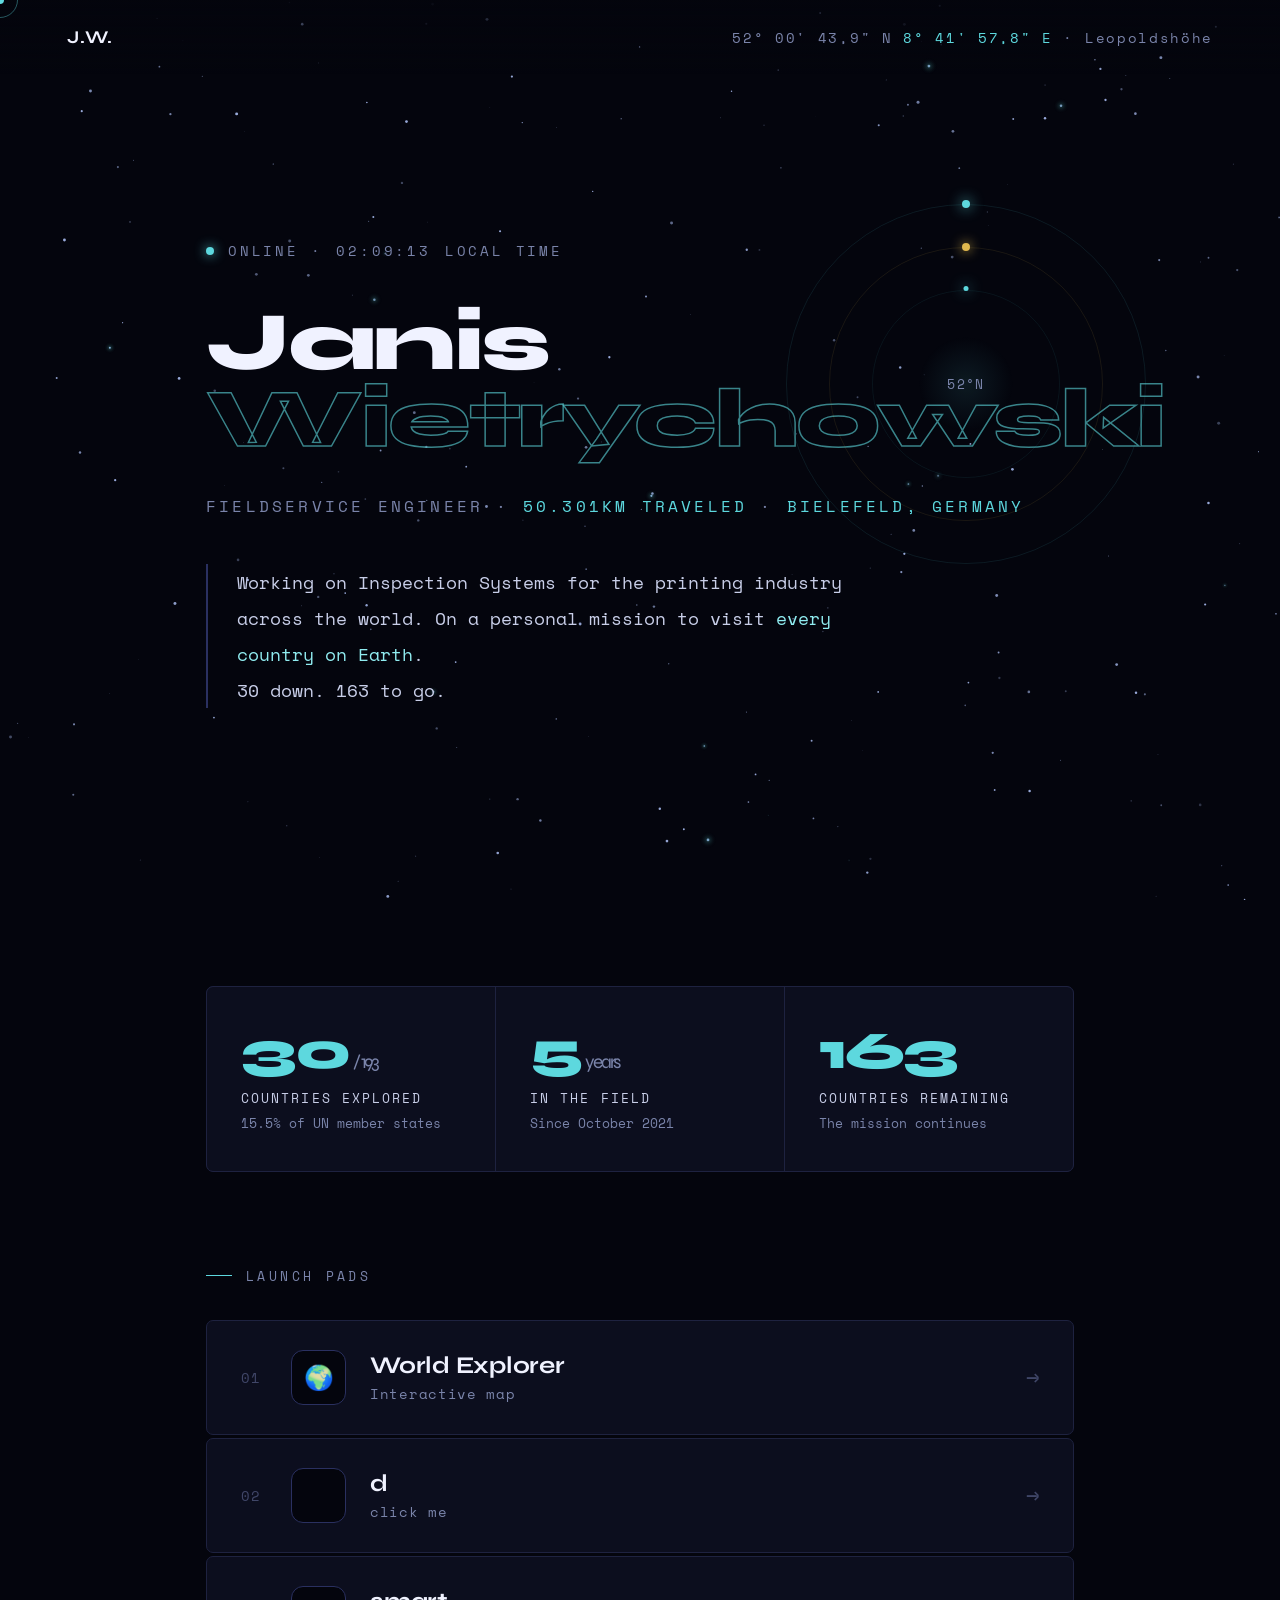
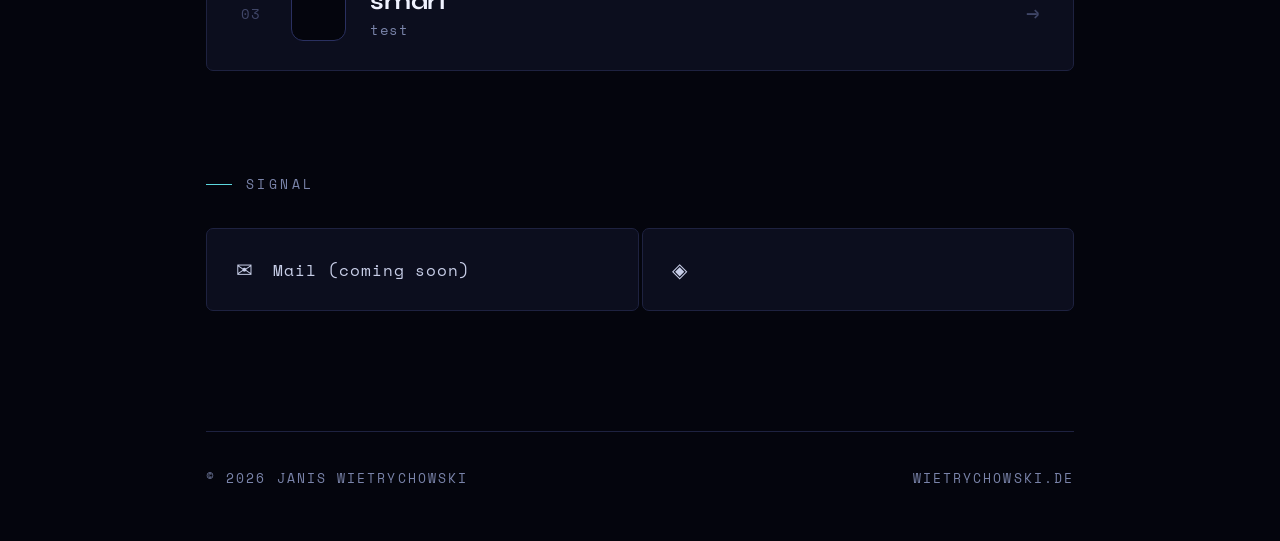
<file: index.html>
<!DOCTYPE html>
<html lang="en">
<head>
  <link rel="icon" type="image/svg+xml" href="/favicon.svg">
<meta charset="UTF-8">
<meta name="viewport" content="width=device-width, initial-scale=1.0">
<title>Janis Wietrychowski</title>
<link href="https://fonts.googleapis.com/css2?family=Syne:wght@400;500;600;700;800&family=Space+Mono:ital,wght@0,400;0,700;1,400&display=swap" rel="stylesheet">
<style>
*, *::before, *::after { margin: 0; padding: 0; box-sizing: border-box; }

:root {
  --bg:         #04050d;
  --surface:    #0c0e1e;
  --border:     #1e2240;
  --border2:    #2a3060;
  --cyan:       #5dd8de;
  --cyan2:      #90ecf0;
  --cyan-dim:   rgba(93,216,222,0.09);
  --gold:       #e0b84e;
  --text:       #c8cee8;      /* bright, clearly readable */
  --text-dim:   #7a84aa;      /* secondary — still visible */
  --text-muted: #404668;      /* labels only */
  --white:      #f0f2ff;
}

html { scroll-behavior: smooth; }
body {
  background: var(--bg);
  color: var(--text);
  font-family: 'Space Mono', monospace;
  min-height: 100vh;
  overflow-x: hidden;
  cursor: none;
}

/* ── STARFIELD ── */
#starfield { position:fixed;inset:0;z-index:0;pointer-events:none; }

/* ── CURSOR ── */
#cur      { position:fixed;width:8px;height:8px;background:var(--cyan);border-radius:50%;pointer-events:none;z-index:9999;transform:translate(-50%,-50%);mix-blend-mode:screen; }
#cur-ring { position:fixed;width:36px;height:36px;border:1px solid rgba(93,216,222,0.4);border-radius:50%;pointer-events:none;z-index:9998;transform:translate(-50%,-50%);transition:width .22s,height .22s,border-color .2s; }
body:has(a:hover) #cur-ring { width:55px;height:55px;border-color:rgba(93,216,222,0.75); }

/* ── SCROLL BAR ── */
#scroll-bar { position:fixed;top:0;left:0;height:2px;background:linear-gradient(90deg,var(--cyan),var(--cyan2));width:0%;z-index:999; }

/* ── LAYOUT ── */
main { position:relative;z-index:1;max-width:984px;margin:0 auto;padding:0 58px; }

/* ── NAV ── */
nav {
  position:fixed;top:0;left:0;right:0;z-index:100;
  padding:26px 67px;
  display:flex;justify-content:space-between;align-items:center;
  background:linear-gradient(180deg,rgba(4,5,13,0.95) 0%,transparent 100%);
  transition:background .3s,border-color .3s;
}
nav.scrolled { background:rgba(4,5,13,0.96);border-bottom:1px solid var(--border); }
.nav-logo {
  font-family:'Syne',sans-serif;font-size:18px;font-weight:700;
  color:var(--white);letter-spacing:0.08em;text-decoration:none;cursor:none;
  opacity:0;animation:fadeIn 1s ease .1s forwards;
}
.nav-coords {
  font-size:14px;color:var(--text-dim);letter-spacing:0.12em;
  opacity:0;animation:fadeIn 1s ease .3s forwards;
}
.nav-coords span { color:var(--cyan); }

/* ── HERO ── */
#hero {
  min-height:100vh;display:flex;flex-direction:column;
  justify-content:center;padding-top:144px;padding-bottom:96px;
}

.hero-status {
  display:flex;align-items:center;gap:14px;
  font-size:14px;letter-spacing:0.2em;text-transform:uppercase;
  color:var(--text-dim);margin-bottom:43px;
  opacity:0;animation:fadeUp .8s ease .2s forwards;
}
.status-dot {
  width:8px;height:8px;background:var(--cyan);border-radius:50%;
  box-shadow:0 0 12px var(--cyan);flex-shrink:0;
  animation:pulse-dot 2.5s ease-in-out infinite;
}
@keyframes pulse-dot {
  0%,100%{box-shadow:0 0 10px var(--cyan);opacity:1}
  50%    {box-shadow:0 0 24px var(--cyan);opacity:.7}
}

.hero-name-wrap {
  position:relative;margin-bottom:5px;
  opacity:0;animation:fadeUp .9s ease .3s forwards;
}
h1 {
  font-family:'Syne',sans-serif;
  font-size:clamp(54px,6.5vw,96px);
  font-weight:800;color:var(--white);
  line-height:.92;letter-spacing:-.03em;
}
h1 .last {
  display:block;color:transparent;
  -webkit-text-stroke:1.5px rgba(93,216,222,0.6);
}

.hero-role {
  font-size:16px;letter-spacing:.2em;text-transform:uppercase;
  color:var(--text-dim);margin-top:31px;margin-bottom:46px;
  opacity:0;animation:fadeUp .9s ease .45s forwards;
}
.hero-role span { color:var(--cyan); }

.hero-bio {
  font-size:18px;line-height:2;color:var(--text);
  max-width:648px;
  border-left:2px solid var(--border2);padding-left:29px;
  opacity:0;animation:fadeUp .9s ease .55s forwards;
}
.hero-bio em { color:var(--cyan2);font-style:normal; }

/* ── ORBIT DECORATION ── */
.orbit-wrap {
  position:absolute;right:-72px;top:50%;
  transform:translateY(-50%);
  width:360px;height:360px;
  pointer-events:none;
  opacity:0;animation:fadeIn 1.5s ease .8s forwards;
}
.orbit {
  position:absolute;inset:0;border-radius:50%;
  border:1px solid rgba(93,216,222,0.1);
  animation:spin linear infinite;
}
.orbit::after {
  content:'';position:absolute;
  width:8px;height:8px;background:var(--cyan);border-radius:50%;
  box-shadow:0 0 14px var(--cyan);top:-5px;left:50%;transform:translateX(-50%);
}
.orbit:nth-child(1){animation-duration:18s}
.orbit:nth-child(2){inset:43px;animation-duration:12s;animation-direction:reverse;border-color:rgba(224,184,78,.1)}
.orbit:nth-child(2)::after{background:var(--gold);box-shadow:0 0 12px var(--gold)}
.orbit:nth-child(3){inset:86px;animation-duration:8s;border-color:rgba(93,216,222,.07)}
.orbit:nth-child(3)::after{width:5px;height:5px}
.orbit-core {
  position:absolute;inset:132px;border-radius:50%;
  background:radial-gradient(circle,rgba(93,216,222,.1) 0%,transparent 70%);
  display:flex;align-items:center;justify-content:center;
  font-size:13px;color:var(--text-dim);letter-spacing:.1em;
}
@keyframes spin{from{transform:rotate(0)}to{transform:rotate(360deg)}}

/* ── STATS ── */
#stats {
  display:grid;grid-template-columns:repeat(3,1fr);gap:1px;
  background:var(--border);margin:86px 0;
  border:1px solid var(--border);border-radius:7px;overflow:hidden;
  opacity:0;animation:fadeUp .9s ease .7s forwards;
}
.stat-cell {
  background:var(--surface);padding:38px 34px;position:relative;overflow:hidden;
}
.stat-cell::after {
  content:'';position:absolute;bottom:0;left:0;right:0;height:2px;
  background:linear-gradient(90deg,transparent,var(--cyan),transparent);
  opacity:0;transition:opacity .3s;
}
.stat-cell:hover::after{opacity:1}
.stat-num {
  font-family:'Syne',sans-serif;font-size:53px;font-weight:800;
  color:var(--cyan);letter-spacing:-.04em;line-height:1;margin-bottom:10px;
}
.stat-num .unit{font-size:19px;font-weight:400;color:var(--text-dim);margin-left:3px}
.stat-label{font-size:13px;letter-spacing:.16em;text-transform:uppercase;color:var(--text);margin-bottom:5px}
.stat-sub{font-size:13px;color:var(--text-dim)}

/* ── LAUNCH PADS ── */
#launchpads {
  margin-bottom:96px;
  opacity:0;animation:fadeUp .9s ease .9s forwards;
}
.section-tag {
  display:inline-flex;align-items:center;gap:14px;
  font-size:13px;letter-spacing:.26em;text-transform:uppercase;
  color:var(--text-dim);margin-bottom:34px;
}
.section-tag::before{content:'';display:block;width:26px;height:1px;background:var(--cyan)}

.pad-grid{display:flex;flex-direction:column;gap:3px}

.pad { display:block;text-decoration:none;cursor:none; }
.pad-inner {
  display:flex;align-items:center;justify-content:space-between;
  padding:29px 34px;
  border:1px solid var(--border);border-radius:7px;
  background:var(--surface);
  transition:border-color .25s,background .25s;
  position:relative;overflow:hidden;
}
.pad-inner::before {
  content:'';position:absolute;left:0;top:0;bottom:0;width:3px;
  background:var(--cyan);transform:scaleY(0);transform-origin:bottom;
  transition:transform .3s cubic-bezier(.4,0,.2,1);
}
.pad:hover .pad-inner{border-color:rgba(93,216,222,.3);background:rgba(93,216,222,.05)}
.pad:hover .pad-inner::before{transform:scaleY(1)}

.pad-left{display:flex;align-items:center;gap:24px}
.pad-num{font-size:14px;color:var(--text-muted);letter-spacing:.1em;width:26px;flex-shrink:0;transition:color .2s}
.pad:hover .pad-num{color:var(--cyan)}
.pad-icon{
  width:55px;height:55px;border:1px solid var(--border2);border-radius:12px;
  display:flex;align-items:center;justify-content:center;font-size:24px;
  flex-shrink:0;background:var(--bg);transition:border-color .2s;
}
.pad:hover .pad-icon{border-color:rgba(93,216,222,.35)}
.pad-title{
  font-family:'Syne',sans-serif;font-size:24px;font-weight:700;
  color:var(--white);letter-spacing:-.01em;transition:color .2s;
}
.pad:hover .pad-title{color:var(--cyan2)}
.pad-desc{font-size:14px;color:var(--text-dim);margin-top:3px;letter-spacing:.05em}
.pad-arrow{font-size:22px;color:var(--text-muted);transition:color .2s,transform .25s;flex-shrink:0}
.pad:hover .pad-arrow{color:var(--cyan);transform:translateX(8px)}
.pad-disabled{opacity:.35;pointer-events:none}

/* ── SIGNAL ── */
#signal {
  margin-bottom:120px;
  opacity:0;animation:fadeUp .9s ease 1.1s forwards;
}
.signal-grid{display:grid;grid-template-columns:1fr 1fr;gap:3px}
.signal-item {
  display:flex;align-items:center;gap:19px;
  padding:26px 29px;
  border:1px solid var(--border);border-radius:7px;
  background:var(--surface);
  text-decoration:none;color:var(--text);
  font-size:16px;letter-spacing:.06em;
  transition:border-color .2s,color .2s,background .2s;cursor:none;
}
.signal-item:hover{border-color:rgba(93,216,222,.3);color:var(--cyan2);background:rgba(93,216,222,.05)}
.signal-icon{font-size:20px;flex-shrink:0}

/* ── FOOTER ── */
footer {
  border-top:1px solid var(--border);padding:36px 0 53px;
  display:flex;justify-content:space-between;align-items:center;
  font-size:13px;letter-spacing:.16em;text-transform:uppercase;
  color:var(--text-dim);position:relative;z-index:1;
}

/* ── ANIMATIONS ── */
@keyframes fadeUp{from{opacity:0;transform:translateY(19px)}to{opacity:1;transform:translateY(0)}}
@keyframes fadeIn{from{opacity:0}to{opacity:1}}

/* ── DEEP SPACE MODE (post-warp) ── */
body.deep-space { --cyan:#e0b84e; --cyan2:#f5d070; --bg:#06040e; }
body.deep-space #cur      { background:var(--gold); }
body.deep-space #cur-ring { border-color:rgba(224,184,78,.4); }
body.deep-space #scroll-bar { background:linear-gradient(90deg,#e0b84e,#f5d070); }
body.deep-space .status-dot { background:var(--gold);box-shadow:0 0 10px var(--gold); }
body.deep-space .orbit:nth-child(1)::after { background:var(--gold); box-shadow:0 0 16px var(--gold); }
body.deep-space h1 { text-shadow:0 0 80px rgba(224,184,78,.18); }
body.deep-space h1 .last { -webkit-text-stroke:1.5px rgba(224,184,78,.55); }

/* Warp badge */
#warp-badge {
  position:fixed;bottom:28px;right:28px;z-index:9000;
  display:none;
  background:rgba(10,8,18,.9);
  border:1px solid rgba(224,184,78,.35);
  border-radius:20px;
  padding:7px 16px;
  font-family:'Space Mono',monospace;
  font-size:11px;
  color:#e0b84e;
  letter-spacing:.14em;
  text-transform:uppercase;
  backdrop-filter:blur(8px);
  animation:badgeFade .6s ease forwards;
  pointer-events:none;
}
@keyframes badgeFade { from{opacity:0;transform:translateY(8px)} to{opacity:1;transform:translateY(0)} }

/* Warp overlay canvas */
#warp-overlay {
  position:fixed;inset:0;z-index:8000;
  pointer-events:none;
  opacity:0;
}

/* Flash */
#warp-flash {
  position:fixed;inset:0;z-index:8500;
  background:#fff;
  opacity:0;
  pointer-events:none;
  transition:opacity .08s;
}

/* Konami hint (subtle key press indicator) */
#konami-hint {
  position:fixed;bottom:28px;left:50%;transform:translateX(-50%);
  z-index:7000;pointer-events:none;
  display:flex;gap:5px;opacity:0;
  transition:opacity .3s;
}
#konami-hint.show { opacity:1; }
.k-key {
  width:22px;height:22px;
  border:1px solid rgba(255,255,255,.15);
  border-radius:4px;
  background:rgba(255,255,255,.05);
  display:flex;align-items:center;justify-content:center;
  font-size:9px;color:rgba(255,255,255,.3);
  transition:background .15s,border-color .15s,color .15s;
}
.k-key.lit { background:rgba(93,216,222,.2);border-color:var(--cyan);color:var(--cyan); }


@media(max-width:816px){
  main{padding:0 29px}
  nav{padding:22px 34px}
  .orbit-wrap{display:none}
  #stats{grid-template-columns:1fr}
  .signal-grid{grid-template-columns:1fr}
}
</style>
</head>
<body>

<canvas id="warp-overlay"></canvas>
<div id="warp-flash"></div>
<div id="warp-badge">⚡ DEEP SPACE MODE</div>
<div id="konami-hint">
  <div class="k-key" id="kk0">↑</div>
  <div class="k-key" id="kk1">↑</div>
  <div class="k-key" id="kk2">↓</div>
  <div class="k-key" id="kk3">↓</div>
  <div class="k-key" id="kk4">←</div>
  <div class="k-key" id="kk5">→</div>
  <div class="k-key" id="kk6">←</div>
  <div class="k-key" id="kk7">→</div>
  <div class="k-key" id="kk8">B</div>
  <div class="k-key" id="kk9">A</div>
</div>

<canvas id="starfield"></canvas>
<div id="cur"></div>
<div id="cur-ring"></div>
<div id="scroll-bar"></div>

<nav id="nav">
  <a href="/" class="nav-logo">J.W.</a>
  <span class="nav-coords">52° 00' 43,9" N <span> 8° 41' 57,8" E</span> · Leopoldshöhe</span>
</nav>

<main>

  <!-- HERO -->
  <section id="hero">
    <div class="hero-status">
      <span class="status-dot"></span>
      Online · <span class="live-time" id="clock">--:--:--</span> local time
      
    </div>

    <div style="position:relative">
      <div class="hero-name-wrap">
        <h1>
          Janis
          <span class="last">Wietrychowski</span>
        </h1>
      </div>

      <!-- Orbital decoration -->
      <div class="orbit-wrap">
        <div class="orbit"></div>
        <div class="orbit"></div>
        <div class="orbit"></div>
        <div class="orbit-core">52°N</div>
      </div>
    </div>

    <p class="hero-role">
      Fieldservice Engineer · 
      <span>50.301km traveled</span> 
       · 
      <span>Bielefeld, Germany</span>
    </p>

    <p class="hero-bio">
      Working on Inspection Systems for the printing industry
      across the world. On a personal mission to visit
      <em>every country on Earth</em>.<br>
      30 down. 163 to go.
    </p>
  </section>

  <!-- STATS -->
  <div id="stats">
    <div class="stat-cell">
      <div class="stat-num">30<span class="unit">/ 193</span></div>
      <div class="stat-label">Countries explored</div>
      <div class="stat-sub">15.5% of UN member states</div>
    </div>
    <div class="stat-cell">
      <div class="stat-num">5<span class="unit">years</span></div>
      <div class="stat-label">In the field</div>
      <div class="stat-sub">Since October 2021</div>
    </div>
    <div class="stat-cell">
      <div class="stat-num">163</div>
      <div class="stat-label">Countries remaining</div>
      <div class="stat-sub">The mission continues</div>
    </div>
  </div>

  <!-- LAUNCH PADS -->
  <section id="launchpads">
    <p class="section-tag">Launch pads</p>
    <div class="pad-grid">

      <a href="/tracker" class="pad">
        <div class="pad-inner">
          <div class="pad-left">
            <span class="pad-num">01</span>
            <div class="pad-icon">🌍</div>
            <div class="pad-info">
              <div class="pad-title">World Explorer</div>
              <div class="pad-desc">Interactive map</div>
            </div>
          </div>
          <span class="pad-arrow">→</span>
        </div>
      </a> 
      
      <a href="/d" class="pad">
        <div class="pad-inner">
          <div class="pad-left">
            <span class="pad-num">02</span>
            <div class="pad-icon"></div>
            <div class="pad-info">
              <div class="pad-title">d</div>
              <div class="pad-desc">click me</div>
            </div>
          </div>
          <span class="pad-arrow">→</span>
        </div>
      </a>

      <a href="/smar" class="pad">
        <div class="pad-inner">
          <div class="pad-left">
            <span class="pad-num">03</span>
            <div class="pad-icon"></div>
            <div class="pad-info">
              <div class="pad-title">smart</div>
              <div class="pad-desc">test</div>
            </div>
          </div>
          <span class="pad-arrow">→</span>
        </div>
      </a>

    </div>
  </section>

  <!-- SIGNAL -->
  <section id="signal">
    <p class="section-tag">Signal</p>
    <div class="signal-grid">
      <a href="mailto:janis@wietrychowski.de" class="signal-item">
        <span class="signal-icon">✉</span>
        Mail (coming soon)
      </a>
      <a href="" target="_blank" rel="noopener" class="signal-item">
        <span class="signal-icon">◈</span>
      </a>
    </div>
  </section>

  <footer>
    <span>© <span id="yr"></span> Janis Wietrychowski</span>
    <span>wietrychowski.de</span>
  </footer>
  
</main>

<script>
// ── STARFIELD ─────────────────────────────────────────────────────────────
const canvas=document.getElementById('starfield');
const ctx=canvas.getContext('2d');
let W,H,stars=[],meteors=[];

function resize(){ W=canvas.width=window.innerWidth; H=canvas.height=window.innerHeight; }

function mkStar(){ return { x:Math.random()*W, y:Math.random()*H, r:Math.random()*1.3+0.2, speed:Math.random()*.004+.001, phase:Math.random()*Math.PI*2, glow:Math.random()<.08 }; }

function initStars(){ stars=Array.from({length:240},mkStar); }

function mkMeteor(){ return { x:Math.random()*W*1.2, y:Math.random()*H*.35, vx:-5-Math.random()*4, vy:2+Math.random()*2, life:1, len:120+Math.random()*80 }; }

let lastMeteor=0;
function draw(t){
  ctx.clearRect(0,0,W,H);
  stars.forEach(s=>{
    const a=.25+.75*Math.abs(Math.sin(t*s.speed+s.phase));
    ctx.beginPath();
    ctx.arc(s.x,s.y,s.r,0,Math.PI*2);
    ctx.fillStyle=`rgba(180,200,255,${a*.85})`;
    ctx.fill();
    if(s.glow){
      const g=ctx.createRadialGradient(s.x,s.y,0,s.x,s.y,s.r*6);
      g.addColorStop(0,`rgba(93,216,222,${a*.3})`);
      g.addColorStop(1,'transparent');
      ctx.beginPath(); ctx.arc(s.x,s.y,s.r*6,0,Math.PI*2);
      ctx.fillStyle=g; ctx.fill();
    }
  });
  if(t-lastMeteor>5000+Math.random()*6000){ meteors.push(mkMeteor()); lastMeteor=t; }
  meteors=meteors.filter(m=>m.life>0);
  meteors.forEach(m=>{
    const g=ctx.createLinearGradient(m.x,m.y,m.x-m.vx*(m.len/5),m.y-m.vy*(m.len/5));
    g.addColorStop(0,`rgba(93,216,222,${m.life*.9})`);
    g.addColorStop(1,'transparent');
    ctx.beginPath(); ctx.moveTo(m.x,m.y);
    ctx.lineTo(m.x-m.vx*(m.len/5),m.y-m.vy*(m.len/5));
    ctx.strokeStyle=g; ctx.lineWidth=1.5; ctx.stroke();
    m.x+=m.vx; m.y+=m.vy; m.life-=.018;
  });
}
window.addEventListener('resize',()=>{ resize(); initStars(); });
resize(); initStars();
requestAnimationFrame(function loop(t){ draw(t); requestAnimationFrame(loop); });

// ── CURSOR ────────────────────────────────────────────────────────────────
const cur=document.getElementById('cur');
const ring=document.getElementById('cur-ring');
let mx=0,my=0,rx=0,ry=0;
document.addEventListener('mousemove',e=>{ mx=e.clientX; my=e.clientY; cur.style.left=mx+'px'; cur.style.top=my+'px'; });
(function loop(){ rx+=(mx-rx)*.14; ry+=(my-ry)*.14; ring.style.left=rx+'px'; ring.style.top=ry+'px'; requestAnimationFrame(loop); })();
document.addEventListener('mouseleave',()=>{ cur.style.opacity='0'; ring.style.opacity='0'; });
document.addEventListener('mouseenter',()=>{ cur.style.opacity='1'; ring.style.opacity='1'; });

// ── SCROLL ────────────────────────────────────────────────────────────────
const bar=document.getElementById('scroll-bar');
const nav=document.getElementById('nav');
window.addEventListener('scroll',()=>{
  bar.style.width=Math.min(scrollY/(document.body.scrollHeight-innerHeight)*100,100)+'%';
  nav.classList.toggle('scrolled',scrollY>60);
},{passive:true});

// ── CLOCK ─────────────────────────────────────────────────────────────────
const clk=document.getElementById('clock');
function tick(){ const n=new Date(),p=v=>String(v).padStart(2,'0'); clk.textContent=p(n.getHours())+':'+p(n.getMinutes())+':'+p(n.getSeconds()); }
tick(); setInterval(tick,1000);

// ── PARALLAX ──────────────────────────────────────────────────────────────
const orb=document.querySelector('.orbit-wrap');
window.addEventListener('scroll',()=>{ if(orb) orb.style.transform=`translateY(calc(-50% + ${scrollY*.18}px))`; },{passive:true});

// ── YEAR ──────────────────────────────────────────────────────────────────
document.getElementById('yr').textContent=new Date().getFullYear();

// ── KONAMI CODE + WARP EFFECT ─────────────────────────────────────────────
const KONAMI   = ['ArrowUp','ArrowUp','ArrowDown','ArrowDown','ArrowLeft','ArrowRight','ArrowLeft','ArrowRight','KeyB','KeyA'];
const kHint    = document.getElementById('konami-hint');
const kKeys    = Array.from({length:10},(_,i)=>document.getElementById('kk'+i));
const warpCvs  = document.getElementById('warp-overlay');
const warpCtx  = warpCvs.getContext('2d');
const flash    = document.getElementById('warp-flash');
const badge    = document.getElementById('warp-badge');
let kProgress  = 0, kTimer = null, warpActive = false;

document.addEventListener('keydown', e => {
  if(warpActive) return;

  if(e.code === KONAMI[kProgress]){
    // Light up the key indicator
    kHint.classList.add('show');
    kKeys[kProgress].classList.add('lit');
    kProgress++;

    clearTimeout(kTimer);
    kTimer = setTimeout(() => {
      // Reset on timeout
      kKeys.forEach(k=>k.classList.remove('lit'));
      kHint.classList.remove('show');
      kProgress = 0;
    }, 3000);

    if(kProgress === KONAMI.length){
      clearTimeout(kTimer);
      setTimeout(()=>{ kHint.classList.remove('show'); kKeys.forEach(k=>k.classList.remove('lit')); }, 400);
      launchWarp();
    }
  } else {
    kProgress = 0;
    kKeys.forEach(k=>k.classList.remove('lit'));
    kHint.classList.remove('show');
    clearTimeout(kTimer);
    // Check if this key starts a new sequence
    if(e.code === KONAMI[0]){ kProgress=1; kHint.classList.add('show'); kKeys[0].classList.add('lit'); }
  }
});

function launchWarp(){
  warpActive = true;
  warpCvs.width  = window.innerWidth;
  warpCvs.height = window.innerHeight;
  warpCvs.style.opacity = '1';

  const cx = warpCvs.width  / 2;
  const cy = warpCvs.height / 2;

  // Build warp stars — each one is a point that streaks outward
  const warpStars = Array.from({length:500}, ()=>{
    const angle = Math.random() * Math.PI * 2;
    const dist  = 10 + Math.random() * Math.max(cx, cy) * 0.3;
    return {
      x: cx + Math.cos(angle) * dist,
      y: cy + Math.sin(angle) * dist,
      angle,
      speed: 0.5 + Math.random() * 2.5,
      r: Math.random() * 1.5 + 0.3,
      hue: Math.random() < 0.7 ? '180,220,255' : '255,220,140'
    };
  });

  let startT   = null;
  const PHASE1 = 2200;  // warp streaks build up
  const PHASE2 = 2800;  // flash moment
  const PHASE3 = 3400;  // fade out + transform

  function animWarp(t){
    if(!startT) startT = t;
    const elapsed = t - startT;
    const prog    = Math.min(elapsed / PHASE1, 1); // 0→1 during phase 1
    const eased   = prog < .5 ? 2*prog*prog : 1-((-2*prog+2)**2)/2;

    warpCtx.clearRect(0,0,warpCvs.width,warpCvs.height);

    // Deep space background that builds up
    warpCtx.fillStyle = `rgba(4,4,16,${eased * 0.85})`;
    warpCtx.fillRect(0,0,warpCvs.width,warpCvs.height);

    warpStars.forEach(s=>{
      const stretch = 2 + eased * 80 * s.speed;  // stars become long streaks
      const curDist = (10 + Math.random()*5) + eased * 600 * s.speed;

      const x1 = cx + Math.cos(s.angle) * (curDist - stretch);
      const y1 = cy + Math.sin(s.angle) * (curDist - stretch);
      const x2 = cx + Math.cos(s.angle) * curDist;
      const y2 = cy + Math.sin(s.angle) * curDist;

      const alpha = Math.min(eased * 1.8, 1);
      const g = warpCtx.createLinearGradient(x1,y1,x2,y2);
      g.addColorStop(0,'transparent');
      g.addColorStop(1,`rgba(${s.hue},${alpha})`);

      warpCtx.beginPath();
      warpCtx.moveTo(x1,y1);
      warpCtx.lineTo(x2,y2);
      warpCtx.strokeStyle = g;
      warpCtx.lineWidth   = s.r * (1 + eased * 1.5);
      warpCtx.stroke();
    });

    // Central glow that builds
    const glowR = eased * 300;
    const glow = warpCtx.createRadialGradient(cx,cy,0,cx,cy,glowR);
    glow.addColorStop(0,`rgba(255,255,255,${eased * 0.15})`);
    glow.addColorStop(0.3,`rgba(93,216,222,${eased * 0.08})`);
    glow.addColorStop(1,'transparent');
    warpCtx.fillStyle = glow;
    warpCtx.fillRect(0,0,warpCvs.width,warpCvs.height);

    if(elapsed < PHASE2){
      requestAnimationFrame(animWarp);
    } else if(elapsed < PHASE2 + 120){
      // FLASH
      flash.style.opacity = String(Math.min((elapsed-PHASE2)/80, 1));
      requestAnimationFrame(animWarp);
    } else if(elapsed < PHASE3){
      // Fade out flash, apply transform
      flash.style.opacity = String(Math.max(1 - (elapsed-PHASE2-120)/280, 0));
      if(elapsed > PHASE2 + 140 && !document.body.classList.contains('deep-space')){
        document.body.classList.add('deep-space');
        // Recolour glow stars to gold
      }
      warpCtx.clearRect(0,0,warpCvs.width,warpCvs.height);
      requestAnimationFrame(animWarp);
    } else {
      // All done
      flash.style.opacity = '0';
      warpCvs.style.opacity = '0';
      badge.style.display = 'block';

      // Turbo-charge the starfield after warp
      stars.forEach(s=>{ s.speed *= 2.5; s.glow = Math.random()<.25; });
    }
  }

  requestAnimationFrame(animWarp);
}

</script>
</body>
</html>
</file>
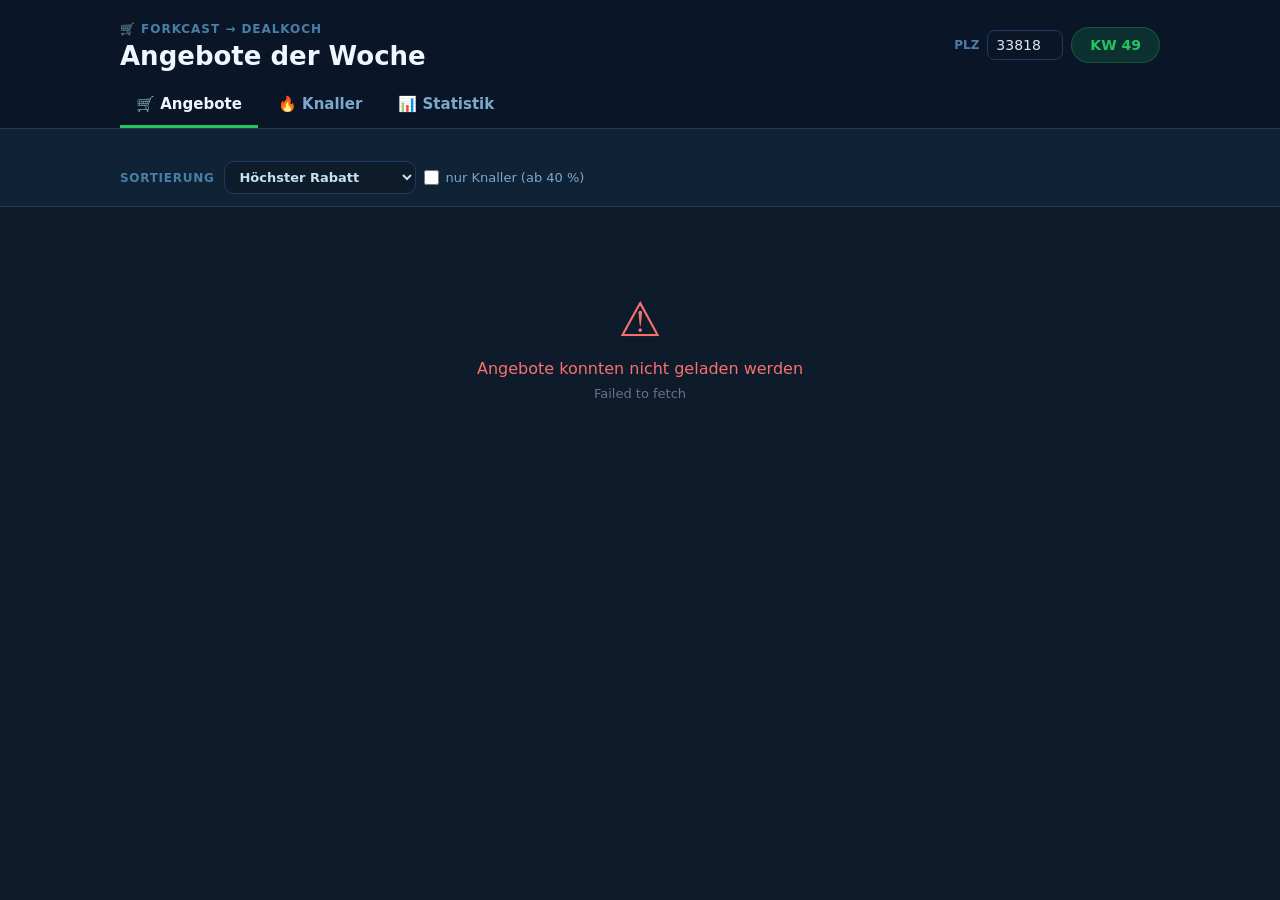
<file: Angebote/index.html>
<!DOCTYPE html>
<html lang="de">
<head>
  <meta charset="UTF-8" />
  <meta name="viewport" content="width=device-width, initial-scale=1.0" />
  <title>Angebote</title>
  <link rel="icon" type="image/svg+xml" href="[data-uri]">
  <style>
    * { box-sizing: border-box; margin: 0; padding: 0; }

    :root {
      /* Flächen & Text */
      --bg: #0d1b2a;
      --card: #0f2236;
      --head: #0a1628;
      --line: #1e3a5f;
      --line-2: #2d5a8a;
      --ink: #f0f6ff;
      --ink-2: #c8dff0;
      --ink-3: #7ca8cc;
      --ink-4: #4a7fa5;
      --accent: #22c55e;
      --warn: #f59e0b;
      --bad: #ef4444;
      /* Datenfarben (dunkle Stufen, gegen #0f2236 validiert) */
      --s1: #3987e5;   /* Snacks & Süßes */
      --s2: #d95926;   /* Getränke */
      --s3: #199e70;   /* Tiefkühl */
      --s-rest: #5b708a;
      /* Preisstufen: blau (gut) → grau → rot (teuer) */
      --st-best: #3987e5;
      --st-gut: #86b6ef;
      --st-ueblich: #6b7f94;
      --st-teuer: #e66767;
    }

    body {
      font-family: system-ui, -apple-system, "Segoe UI", sans-serif;
      background: var(--bg);
      color: #e2e8f0;
      min-height: 100vh;
    }

    header {
      background: var(--head);
      border-bottom: 1px solid var(--line);
      padding: 18px 24px 0;
      position: sticky;
      top: 0;
      z-index: 10;
    }

    .header-inner, .filters-inner, main, .tabs-inner {
      max-width: 1040px;
      margin: 0 auto;
    }

    .header-inner {
      display: flex;
      justify-content: space-between;
      align-items: center;
      gap: 12px;
    }

    .header-left span {
      color: var(--ink-4);
      font-size: 12px;
      font-weight: 600;
      text-transform: uppercase;
      letter-spacing: .08em;
    }
    .header-left span a { color: inherit; text-decoration: none; }
    .header-left span a:hover { color: var(--accent); }

    .header-left h1 {
      color: var(--ink);
      font-size: 26px;
      font-weight: 800;
      margin-top: 4px;
    }

    .kw-badge {
      background: rgba(34,197,94,.15);
      color: var(--accent);
      font-size: 14px;
      font-weight: 700;
      padding: 9px 18px;
      border-radius: 20px;
      border: 1px solid rgba(34,197,94,.25);
      white-space: nowrap;
    }

    .plz-form { display: flex; align-items: center; gap: 8px; }
    .plz-form label { color: var(--ink-4); font-size: 12px; font-weight: 600; }
    .plz-form input {
      width: 76px; padding: 6px 8px;
      border: 1px solid var(--line); border-radius: 8px;
      background: transparent; color: inherit; font: inherit; font-size: 14px;
    }

    /* ── Tabs ─────────────────────────────────────────── */
    .tabs-inner { display: flex; gap: 4px; margin-top: 14px; }
    .tab-btn {
      padding: 10px 16px 12px;
      background: none; border: none;
      border-bottom: 3px solid transparent;
      color: var(--ink-3);
      font: inherit; font-size: 15px; font-weight: 700;
      cursor: pointer;
    }
    .tab-btn:hover { color: var(--ink-2); }
    .tab-btn.active { color: var(--ink); border-bottom-color: var(--accent); }
    .tab-btn .tab-count {
      font-size: 12px; font-weight: 700; margin-left: 6px;
      background: rgba(239,68,68,.18); color: #fca5a5;
      padding: 2px 7px; border-radius: 10px;
    }

    /* ── Filterleisten ────────────────────────────────── */
    .filters {
      background: #0f2236;
      border-bottom: 1px solid var(--line);
      padding: 12px 24px;
    }
    .filters-inner { display: flex; flex-direction: column; gap: 10px; }
    .chip-row { display: flex; gap: 8px; flex-wrap: wrap; align-items: center; }

    .filter-btn {
      padding: 7px 15px;
      border-radius: 20px;
      border: 1px solid var(--line);
      background: var(--bg);
      color: var(--ink-3);
      font: inherit; font-size: 13px; font-weight: 600;
      cursor: pointer;
      white-space: nowrap;
      transition: background .15s, color .15s;
    }
    .filter-btn.active { background: var(--accent); color: #fff; border-color: var(--accent); }
    .filter-btn:hover:not(.active) { background: var(--line); color: var(--ink-2); }
    .filter-btn .n { opacity: .7; font-weight: 500; margin-left: 4px; }

    .ctl-label { font-size: 12px; font-weight: 700; color: var(--ink-4); text-transform: uppercase; letter-spacing: .06em; margin-right: 2px; }
    select.ctl {
      padding: 7px 10px; border-radius: 10px;
      border: 1px solid var(--line); background: var(--bg); color: var(--ink-2);
      font: inherit; font-size: 13px; font-weight: 600;
    }
    label.check { display: inline-flex; align-items: center; gap: 6px; font-size: 13px; color: var(--ink-3); cursor: pointer; }
    label.check input { accent-color: var(--accent); width: 15px; height: 15px; }

    main { padding: 24px; }
    .view[hidden] { display: none; }

    /* ── Kacheln ──────────────────────────────────────── */
    .stats-row { display: grid; grid-template-columns: repeat(auto-fit, minmax(170px, 1fr)); gap: 14px; margin-bottom: 24px; }
    .stat-card { background: var(--card); border: 1px solid var(--line); border-radius: 16px; padding: 16px 18px; min-width: 0; }
    .stat-label { font-size: 12px; color: var(--ink-4); font-weight: 600; text-transform: uppercase; letter-spacing: .06em; }
    .stat-value { font-size: 28px; font-weight: 800; color: var(--ink); margin-top: 6px; }
    .stat-sub   { font-size: 13px; color: var(--ink-3); margin-top: 4px; overflow: hidden; text-overflow: ellipsis; white-space: nowrap; }
    .stat-card.link { cursor: pointer; }
    .stat-card.link:hover { border-color: var(--line-2); }

    /* ── Angebots-Karten ──────────────────────────────── */
    .deals-grid { display: grid; grid-template-columns: repeat(auto-fill, minmax(280px, 1fr)); gap: 16px; }
    .deal-card {
      background: var(--card); border: 1px solid var(--line); border-radius: 16px; overflow: hidden;
      transition: transform .15s, box-shadow .15s, border-color .15s;
    }
    .deal-card:hover { transform: translateY(-3px); box-shadow: 0 8px 28px rgba(0,0,0,.4); border-color: var(--line-2); }
    .deal-top { padding: 16px 18px 12px; border-bottom: 1px solid var(--line); }
    .deal-store { font-size: 12px; font-weight: 700; color: var(--ink-4); text-transform: uppercase; letter-spacing: .07em; margin-bottom: 8px; display: flex; justify-content: space-between; gap: 8px; }
    .deal-name { font-size: 17px; font-weight: 700; color: #e8f0fe; line-height: 1.35; margin-bottom: 6px; }
    .deal-unit { font-size: 13px; color: #5a8ab0; }
    .deal-bottom { padding: 14px 18px; display: flex; justify-content: space-between; align-items: center; gap: 10px; }
    .deal-price { font-size: 28px; font-weight: 800; color: var(--ink); }
    .deal-original { font-size: 14px; color: var(--ink-4); text-decoration: line-through; margin-top: 3px; }
    .deal-app { font-size: 12px; font-weight: 700; color: var(--ink-3); margin-top: 5px; }

    .deal-badge {
      background: rgba(34,197,94,.15); color: var(--accent); border: 1px solid rgba(34,197,94,.3);
      font-size: 18px; font-weight: 800; padding: 10px 16px; border-radius: 12px; text-align: center; white-space: nowrap;
    }
    .deal-badge-sub { font-size: 12px; font-weight: 600; color: #16a34a; margin-top: 3px; }
    .deal-badge-hist {
      background: rgba(245,158,11,.15); color: var(--warn); border: 1px solid rgba(245,158,11,.3);
      font-size: 18px; font-weight: 800; padding: 10px 16px; border-radius: 12px; text-align: center; white-space: nowrap;
    }
    .deal-badge-hist-sub { font-size: 12px; font-weight: 600; color: #d97706; margin-top: 3px; }

    .pill-row { display: flex; flex-wrap: wrap; gap: 6px; margin-top: 8px; }
    .pill {
      font-size: 11px; font-weight: 700; padding: 3px 8px; border-radius: 8px;
      background: rgba(124,168,204,.12); color: var(--ink-2); border: 1px solid rgba(124,168,204,.2);
      white-space: nowrap;
    }
    .pill.best  { background: rgba(57,135,229,.16); border-color: rgba(57,135,229,.35); }
    .pill.teuer { background: rgba(230,103,103,.14); border-color: rgba(230,103,103,.35); }
    .pill.hot   { background: rgba(239,68,68,.16); border-color: rgba(239,68,68,.4); color: #fecaca; }
    .pill.warn  { background: rgba(245,158,11,.12); border-color: rgba(245,158,11,.35); }

    .gueltig { font-size: 12px; font-weight: 700; padding: 0 18px 14px; }

    .history-btn {
      width: 100%; padding: 10px 18px; background: transparent; border: none; border-top: 1px solid var(--line);
      color: var(--ink-4); font: inherit; font-size: 13px; font-weight: 600; cursor: pointer; text-align: left;
      transition: background .15s, color .15s;
    }
    .history-btn:hover { background: var(--bg); color: var(--ink-3); }

    .loading { text-align: center; padding: 80px 20px; color: var(--ink-4); }
    .loading-emoji { font-size: 56px; margin-bottom: 20px; animation: spin 1s linear infinite; display: block; }
    .loading p { font-size: 17px; color: var(--ink-3); }
    @keyframes spin { to { transform: rotate(360deg); } }
    .error { text-align: center; padding: 60px 20px; color: #f87171; }
    .leer { text-align: center; padding: 40px 20px; color: var(--ink-3); font-size: 15px; }

    /* ── Knaller-Liste ────────────────────────────────── */
    .week-head {
      display: flex; justify-content: space-between; align-items: baseline;
      margin: 26px 0 10px; padding-bottom: 6px; border-bottom: 1px solid var(--line);
    }
    .week-head:first-child { margin-top: 0; }
    .week-head h3 { font-size: 15px; color: var(--ink); font-weight: 800; }
    .week-head span { font-size: 12px; color: var(--ink-4); font-weight: 600; }

    .k-list { display: flex; flex-direction: column; gap: 8px; }
    .k-row {
      display: grid; grid-template-columns: 74px 1fr auto; gap: 14px; align-items: center;
      background: var(--card); border: 1px solid var(--line); border-radius: 14px; padding: 12px 16px;
    }
    .k-row.aktiv { border-color: rgba(34,197,94,.35); }
    .k-pct {
      font-size: 20px; font-weight: 800; text-align: center; padding: 8px 0; border-radius: 10px;
      background: rgba(239,68,68,.12); color: #fca5a5; border: 1px solid rgba(239,68,68,.25);
    }
    .k-pct.p60 { background: rgba(239,68,68,.24); color: #fee2e2; border-color: rgba(239,68,68,.5); }
    .k-pct.p40 { background: rgba(245,158,11,.12); color: #fcd34d; border-color: rgba(245,158,11,.3); }
    .k-main { min-width: 0; }
    .k-name { font-size: 15px; font-weight: 700; color: #e8f0fe; line-height: 1.3; }
    .k-desc { font-size: 12px; color: #5a8ab0; margin-top: 2px; overflow: hidden; text-overflow: ellipsis; white-space: nowrap; }
    .k-meta { font-size: 12px; color: var(--ink-4); font-weight: 600; margin-top: 4px; }
    .k-meta b { color: var(--ink-3); }
    .k-price { text-align: right; white-space: nowrap; }
    .k-price .now { font-size: 20px; font-weight: 800; color: var(--ink); }
    .k-price .ref { font-size: 12px; color: var(--ink-4); margin-top: 2px; }
    .k-price .ref s { color: var(--ink-3); }
    .k-price .save { font-size: 12px; font-weight: 700; color: var(--accent); margin-top: 2px; }

    /* ── Statistik-Karten ─────────────────────────────── */
    .grid-2 { display: grid; grid-template-columns: repeat(auto-fit, minmax(420px, 1fr)); gap: 16px; margin-bottom: 16px; }
    .panel { background: var(--card); border: 1px solid var(--line); border-radius: 16px; padding: 18px 20px; margin-bottom: 16px; min-width: 0; }
    .grid-2 .panel { margin-bottom: 0; }
    .panel h2 { font-size: 16px; font-weight: 800; color: var(--ink); }
    .panel .sub { font-size: 13px; color: var(--ink-3); margin-top: 4px; line-height: 1.45; }
    .panel .insight { font-size: 14px; color: var(--ink-2); margin: 12px 0 4px; line-height: 1.5; }
    .panel .insight b { color: var(--ink); }
    .panel-body { margin-top: 14px; }

    .legend { display: flex; flex-wrap: wrap; gap: 14px; font-size: 12px; color: var(--ink-3); margin: 10px 0 4px; }
    .legend i { display: inline-block; width: 10px; height: 10px; border-radius: 3px; margin-right: 6px; vertical-align: -1px; }

    .seg-rows { display: flex; flex-direction: column; gap: 12px; }
    .seg-row { display: grid; grid-template-columns: 150px 1fr 70px; gap: 12px; align-items: center; }
    .seg-name { font-size: 13px; font-weight: 700; color: var(--ink-2); overflow: hidden; text-overflow: ellipsis; white-space: nowrap; }
    .seg-n { font-size: 12px; color: var(--ink-4); text-align: right; font-variant-numeric: tabular-nums; }
    .seg-bar { display: flex; gap: 2px; height: 8px; }
    .seg-bar > div { height: 8px; border-radius: 4px; min-width: 3px; cursor: default; outline-offset: 2px; }
    .seg-bar > div:hover, .seg-bar > div:focus { filter: brightness(1.25); }

    .hbars { display: flex; flex-direction: column; gap: 9px; }
    .hbar { display: grid; grid-template-columns: 150px 1fr; gap: 12px; align-items: center; font-size: 13px; }
    .hbar .lbl { color: var(--ink-2); font-weight: 600; overflow: hidden; text-overflow: ellipsis; white-space: nowrap; }
    .hbar .track { display: flex; align-items: center; gap: 8px; min-width: 0; }
    .hbar .area { flex: 1 1 auto; min-width: 0; }
    .hbar .fill { height: 14px; border-radius: 0 4px 4px 0; background: var(--s1); min-width: 2px; }
    .hbar .val { color: var(--ink-2); font-weight: 700; font-variant-numeric: tabular-nums; white-space: nowrap; flex: none; }
    .hbar .val .muted { font-weight: 500; margin-left: 4px; }

    table.tbl { width: 100%; border-collapse: collapse; font-size: 13px; }
    table.tbl th { text-align: left; font-size: 11px; color: var(--ink-4); font-weight: 700; text-transform: uppercase; letter-spacing: .05em; padding: 6px 8px; border-bottom: 1px solid var(--line); }
    table.tbl td { padding: 8px; border-bottom: 1px solid rgba(30,58,95,.6); color: var(--ink-2); vertical-align: top; }
    table.tbl td.num, table.tbl th.num { text-align: right; font-variant-numeric: tabular-nums; white-space: nowrap; }
    table.tbl tr.sel td { background: rgba(34,197,94,.06); }
    table.tbl tr.klick { cursor: pointer; }
    table.tbl tr.klick:hover td { background: rgba(124,168,204,.06); }
    .tbl-wrap { overflow-x: auto; }
    .muted { color: var(--ink-4); }
    .small { font-size: 12px; }

    details.tabelle { margin-top: 12px; }
    details.tabelle summary { font-size: 12px; color: var(--ink-4); font-weight: 700; cursor: pointer; }
    details.tabelle summary:hover { color: var(--ink-3); }
    details.tabelle[open] summary { margin-bottom: 8px; }

    .meter { height: 6px; background: #1c3d63; border-radius: 3px; overflow: hidden; margin-top: 5px; max-width: 120px; }
    .meter > div { height: 100%; background: var(--s1); border-radius: 3px; }

    .pv-grid { display: grid; grid-template-columns: repeat(auto-fill, minmax(300px, 1fr)); gap: 12px; }
    .pv-card { border: 1px solid var(--line); border-radius: 12px; padding: 12px 14px; }
    .pv-head { display: flex; justify-content: space-between; gap: 8px; align-items: baseline; }
    .pv-head b { color: var(--ink); font-size: 14px; }
    .pv-head span { font-size: 12px; font-weight: 800; color: #fcd34d; white-space: nowrap; }
    .pv-row { display: grid; grid-template-columns: 1fr auto; gap: 2px 10px; margin-top: 9px; font-size: 13px; }
    .pv-row .h { color: var(--ink-2); font-weight: 700; }
    .pv-row .h.best::after { content: " ✓ günstigster"; color: var(--accent); font-weight: 700; font-size: 11px; }
    .pv-row .p { text-align: right; color: var(--ink); font-weight: 700; font-variant-numeric: tabular-nums; }
    .pv-row .d { grid-column: 1 / -1; font-size: 11px; color: #5a8ab0; overflow: hidden; text-overflow: ellipsis; white-space: nowrap; }
    .pv-row .bar { grid-column: 1 / -1; height: 6px; border-radius: 0 3px 3px 0; background: var(--s-rest); }
    .pv-row .bar.best { background: var(--s1); }

    .multiples { display: grid; grid-template-columns: repeat(auto-fill, minmax(190px, 1fr)); gap: 12px; }
    .mini { border: 1px solid var(--line); border-radius: 12px; padding: 10px 12px 8px; position: relative; }
    .mini-head { display: flex; justify-content: space-between; font-size: 12px; font-weight: 700; color: var(--ink-2); }
    .mini-head span { color: var(--ink); }
    .mini svg { display: block; margin-top: 6px; width: 100%; height: auto; overflow: visible; }

    .chart svg { display: block; width: 100%; height: auto; overflow: visible; }
    .chart .hit { fill: transparent; cursor: default; }
    .chart .col:hover path, .chart .col:hover rect:not(.hit), .chart .col:focus path, .chart .col:focus rect:not(.hit) { filter: brightness(1.2); }
    .chart .col:focus { outline: none; }

    .mehr-btn {
      margin-top: 12px; padding: 7px 14px; border-radius: 10px; border: 1px solid var(--line);
      background: transparent; color: var(--ink-3); font: inherit; font-size: 13px; font-weight: 700; cursor: pointer;
    }
    .mehr-btn:hover { background: var(--line); color: var(--ink-2); }

    /* Tooltip */
    #tip {
      position: fixed; z-index: 100; pointer-events: none; display: none;
      background: #08121e; border: 1px solid var(--line-2); border-radius: 10px;
      padding: 8px 10px; font-size: 12px; color: var(--ink-3);
      box-shadow: 0 8px 24px rgba(0,0,0,.5); max-width: 280px;
    }
    #tip .t { color: var(--ink-3); font-weight: 600; margin-bottom: 4px; }
    #tip .r { display: flex; align-items: center; gap: 8px; margin-top: 2px; }
    #tip .r i { width: 12px; height: 2px; border-radius: 1px; flex: none; }
    #tip .r b { color: var(--ink); font-size: 13px; font-variant-numeric: tabular-nums; }

    @media (max-width: 700px) {
      .grid-2 { grid-template-columns: 1fr; }
      .seg-row, .hbar { grid-template-columns: 100px 1fr 54px; }
      .hbar { grid-template-columns: 100px 1fr; }
    }
    @media (max-width: 600px) {
      header { padding: 14px 16px 0; }
      .filters { padding: 10px 16px; }
      .deals-grid { grid-template-columns: 1fr 1fr; }
      main { padding: 16px; }
      .deal-name { font-size: 15px; }
      .deal-price { font-size: 24px; }
      .deal-bottom { flex-wrap: wrap; }
      header { position: static; }
      .k-row { grid-template-columns: 58px 1fr; gap: 10px; padding: 10px 12px; }
      .k-pct { font-size: 15px; white-space: nowrap; }
      .k-price { grid-column: 2; text-align: left; }
      .tab-btn { padding: 8px 10px 10px; font-size: 14px; }
      .header-inner { flex-wrap: wrap; }
    }
  </style>
</head>
<body>

<header>
  <div class="header-inner">
    <div class="header-left">
      <span>🛒 <a href="/Forkcast/" title="DealKoch öffnen">Forkcast → DealKoch</a></span>
      <h1 id="titel">Angebote der Woche</h1>
    </div>
    <div class="plz-form">
      <label for="plz-input">PLZ</label>
      <input id="plz-input" inputmode="numeric" maxlength="5" autocomplete="postal-code" aria-label="Postleitzahl">
      <span class="kw-badge" id="kw-badge">KW –</span>
    </div>
  </div>
  <nav class="tabs-inner" role="tablist">
    <button class="tab-btn active" data-tab="angebote" role="tab">🛒 Angebote</button>
    <button class="tab-btn" data-tab="knaller" role="tab">🔥 Knaller<span class="tab-count" id="tab-knaller-n" hidden></span></button>
    <button class="tab-btn" data-tab="statistik" role="tab">📊 Statistik</button>
  </nav>
</header>

<!-- ═════════════ Angebote ═════════════ -->
<section class="view" id="view-angebote">
  <div class="filters">
    <div class="filters-inner">
      <div class="chip-row" id="store-filters"></div>
      <div class="chip-row" id="gruppe-filters"></div>
      <div class="chip-row">
        <span class="ctl-label">Sortierung</span>
        <select class="ctl" id="a-sort">
          <option value="rabatt">Höchster Rabatt</option>
          <option value="ersparnis">Größte Ersparnis (€)</option>
          <option value="preis">Niedrigster Preis</option>
          <option value="ablauf">Läuft bald ab</option>
        </select>
        <label class="check"><input type="checkbox" id="a-nur-knaller"> nur Knaller (ab 40 %)</label>
      </div>
    </div>
  </div>
  <main>
    <div class="stats-row" id="stats-row" style="display:none">
      <div class="stat-card">
        <div class="stat-label">Angebote</div>
        <div class="stat-value" id="stat-count">–</div>
        <div class="stat-sub" id="stat-count-sub">mit Rabatt</div>
      </div>
      <div class="stat-card">
        <div class="stat-label">Ø Ersparnis</div>
        <div class="stat-value" id="stat-avg">–</div>
        <div class="stat-sub">pro Produkt</div>
      </div>
      <div class="stat-card">
        <div class="stat-label">Top-Rabatt</div>
        <div class="stat-value" id="stat-top">–</div>
        <div class="stat-sub" id="stat-top-name">–</div>
      </div>
      <div class="stat-card link" id="stat-knaller-card" title="Zum Knaller-Archiv">
        <div class="stat-label">🔥 Knaller</div>
        <div class="stat-value" id="stat-knaller">–</div>
        <div class="stat-sub">ab 40 % → Archiv</div>
      </div>
    </div>
    <div id="plz-hinweis" class="gueltig" style="display:none;padding:0 0 14px;color:var(--warn)"></div>
    <div id="content">
      <div class="loading">
        <div class="loading-emoji">🛒</div>
        <p>Angebote werden geladen…</p>
      </div>
    </div>
  </main>
</section>

<!-- ═════════════ Knaller ═════════════ -->
<section class="view" id="view-knaller" hidden>
  <div class="filters">
    <div class="filters-inner">
      <div class="chip-row">
        <span class="ctl-label">Zeitraum</span>
        <select class="ctl" id="k-zeit">
          <option value="jetzt">Jetzt gültig</option>
          <option value="4w">Letzte 4 Wochen</option>
          <option value="3m">Letzte 3 Monate</option>
          <option value="alle" selected>Alles seit Start</option>
        </select>
        <span class="ctl-label" style="margin-left:8px">Ab</span>
        <select class="ctl" id="k-schwelle">
          <option value="40">40 %</option>
          <option value="50" selected>50 %</option>
          <option value="60">60 %</option>
          <option value="70">70 %</option>
        </select>
        <span class="ctl-label" style="margin-left:8px">Sortierung</span>
        <select class="ctl" id="k-sort">
          <option value="neu">Neueste zuerst</option>
          <option value="rabatt">Höchster Rabatt</option>
          <option value="ersparnis">Größte Ersparnis (€)</option>
        </select>
      </div>
      <div class="chip-row" id="k-gruppen"></div>
      <div class="chip-row">
        <label class="check" title="Streichpreis-Deals, die laut Verlauf ein ganz normaler Aktionspreis sind"><input type="checkbox" id="k-ohne-regel" checked> Dauer-Aktionspreise ausblenden</label>
        <label class="check" title="Vergleich evtl. schief, z. B. andere Packungsgröße"><input type="checkbox" id="k-ohne-pruefen"> Unsichere ausblenden</label>
        <label class="check" title="Regionale Angebote anderer PLZ ausblenden"><input type="checkbox" id="k-plz" checked> nur meine PLZ</label>
      </div>
    </div>
  </div>
  <main id="knaller-main">
    <div class="loading"><div class="loading-emoji">🔥</div><p>Knaller-Archiv wird geladen…</p></div>
  </main>
</section>

<!-- ═════════════ Statistik ═════════════ -->
<section class="view" id="view-statistik" hidden>
  <main id="statistik-main">
    <div class="loading"><div class="loading-emoji">📊</div><p>Statistik wird berechnet…</p></div>
  </main>
</section>

<div id="tip" role="tooltip"></div>

<script>
  // ── Datenquelle: Supabase direkt (kein Backend nötig) ───────────────
  // Der Publishable Key ist für den Browser gedacht und öffentlich.
  // RLS erlaubt damit nur LESEN von angebote/preishistorie/top_deals
  // (+ Views angebote_mit_historie / angebote_seite, RPC angebote_statistik).
  // SQL dazu: sql/2026-11_top_deals_tracker.sql + 2026-11_angebote_statistik.sql
  const SUPABASE_URL = "https://gycshdraqunwllkaoqfs.supabase.co";
  const SUPABASE_KEY = "sb_publishable_0U4zDLDqyOkkckye2P0Xvg_bI7jI6dx";

  const KNALLER_AB = 40;   // ab so viel % gilt ein Angebot als Knaller

  const GRUPPEN = [
    { key: "Snacks & Süßes",   icon: "🍫", kurz: "Snacks" },
    { key: "Getränke",         icon: "🥤", kurz: "Getränke" },
    { key: "Tiefkühl",         icon: "🧊", kurz: "Tiefkühl" },
    { key: "Kühlregal",        icon: "🧀", kurz: "Kühlregal" },
    { key: "Fleisch & Fisch",  icon: "🥩", kurz: "Fleisch & Fisch" },
    { key: "Obst & Gemüse",    icon: "🥦", kurz: "Obst & Gemüse" },
    { key: "Brot & Backwaren", icon: "🥖", kurz: "Brot" },
    { key: "Vorrat",           icon: "🥫", kurz: "Vorrat" },
    { key: "Sonstiges",        icon: "📦", kurz: "Sonstiges" },
  ];
  const GRUPPE_ICON = Object.fromEntries(GRUPPEN.map(g => [g.key, g.icon]));
  function gruppeVon(d) {
    const g = d.gruppe;
    return g && GRUPPE_ICON[g] ? g : "Sonstiges";
  }

  // Serien im Knaller-Wochenchart: Farbe folgt der Gruppe, nie dem Rang
  const SERIEN = [
    { key: "Snacks & Süßes", name: "Snacks & Süßes", farbe: "var(--s1)" },
    { key: "Getränke",       name: "Getränke",       farbe: "var(--s2)" },
    { key: "Tiefkühl",       name: "Tiefkühl",       farbe: "var(--s3)" },
    { key: "_rest",          name: "Andere",         farbe: "var(--s-rest)" },
  ];
  const STUFEN = [
    { key: "bestpreis", name: "Bestpreis",       farbe: "var(--st-best)" },
    { key: "guenstig",  name: "Günstig",         farbe: "var(--st-gut)" },
    { key: "ueblich",   name: "Üblich",          farbe: "var(--st-ueblich)" },
    { key: "teuer",     name: "Sonst billiger",  farbe: "var(--st-teuer)" },
  ];

  // ── Helfer ──────────────────────────────────────────────────────────
  async function sb(path) {
    const r = await fetch(`${SUPABASE_URL}/rest/v1/${path}`, { headers: { apikey: SUPABASE_KEY } });
    if (!r.ok) throw new Error(`Supabase ${r.status}: ${(await r.text()).substring(0, 120)}`);
    return r.json();
  }

  async function rpc(fn, body) {
    const r = await fetch(`${SUPABASE_URL}/rest/v1/rpc/${fn}`, {
      method: "POST",
      headers: { apikey: SUPABASE_KEY, "Content-Type": "application/json" },
      body: JSON.stringify(body || {}),
    });
    if (!r.ok) throw new Error(`Supabase ${r.status}: ${(await r.text()).substring(0, 120)}`);
    return r.json();
  }

  // PostgREST liefert höchstens 1000 Zeilen pro Anfrage (still gekappt) →
  // seitenweise holen, bis eine Seite nicht mehr voll ist.
  async function sbAll(path, pageSize = 1000) {
    const out = [];
    for (let offset = 0; ; offset += pageSize) {
      const rows = await sb(`${path}&limit=${pageSize}&offset=${offset}`);
      out.push(...rows);
      if (rows.length < pageSize) return out;
    }
  }

  function esc(s) {
    return String(s ?? "").replace(/[&<>"']/g, c => ({ "&": "&amp;", "<": "&lt;", ">": "&gt;", '"': "&quot;", "'": "&#39;" }[c]));
  }

  const nf2 = new Intl.NumberFormat("de-DE", { minimumFractionDigits: 2, maximumFractionDigits: 2 });
  const nf0 = new Intl.NumberFormat("de-DE", { maximumFractionDigits: 0 });
  const eur = x => nf2.format(+x || 0) + " €";
  const zahl = x => nf0.format(+x || 0);
  function gross(x) {
    x = +x || 0;
    if (x >= 1e6) return (x / 1e6).toLocaleString("de-DE", { maximumFractionDigits: 1 }) + " Mio.";
    if (x >= 10000) return (x / 1000).toLocaleString("de-DE", { maximumFractionDigits: 1 }) + " Tsd.";
    return zahl(x);
  }

  // Lokales Datum als YYYY-MM-DD (toISOString wäre UTC → nachts falscher Tag)
  function isoLokal(date) { return date.toLocaleDateString("sv-SE"); }
  function datumAus(str) { const [y, m, d] = String(str).substring(0, 10).split("-").map(Number); return new Date(y, m - 1, d); }
  function montag(date) { const t = new Date(date); t.setHours(0, 0, 0, 0); t.setDate(t.getDate() - ((t.getDay() + 6) % 7)); return t; }
  function isoKW(date) {
    const dt = new Date(Date.UTC(date.getFullYear(), date.getMonth(), date.getDate()));
    const day = dt.getUTCDay() || 7;
    dt.setUTCDate(dt.getUTCDate() + 4 - day);
    const y = new Date(Date.UTC(dt.getUTCFullYear(), 0, 1));
    return Math.ceil((((dt - y) / 86400000) + 1) / 7);
  }
  const kwVon = str => isoKW(datumAus(str));
  const kurzDatum = str => datumAus(str).toLocaleDateString("de-DE", { day: "2-digit", month: "2-digit" });

  const HEUTE = isoLokal(new Date());
  const AKT_MONTAG = isoLokal(montag(new Date()));
  const kw = isoKW(new Date());
  document.getElementById("kw-badge").textContent = `KW ${kw}`;

  function daysUntil(str) {
    if (!str) return null;
    const today = new Date(); today.setHours(0,0,0,0);
    const days = Math.round((datumAus(str) - today) / 86400000);
    if (days < 0)  return null;
    if (days === 0) return { text: "Läuft heute ab", color: "#ef4444" };
    if (days === 1) return { text: "Noch 1 Tag",      color: "#f59e0b" };
    if (days <= 3)  return { text: `Noch ${days} Tage`, color: "#f59e0b" };
    if (days <= 7)  return { text: `Noch ${days} Tage`, color: "#7ca8cc" };
    return null;
  }

  // "Name - Beschreibung" → [Name, Beschreibung]
  function nameTeile(name) {
    const s = String(name || "");
    const i = s.indexOf(" - ");
    return i < 0 ? [s, ""] : [s.substring(0, i), s.substring(i + 3)];
  }

  // ── Tooltip (ein gemeinsames, Inhalte nur per textContent) ──────────
  const tip = document.getElementById("tip");
  function tipZeigen(x, y, daten) {
    tip.replaceChildren();
    if (daten.t) {
      const t = document.createElement("div"); t.className = "t"; t.textContent = daten.t; tip.appendChild(t);
    }
    for (const [wert, label, farbe] of daten.r || []) {
      const r = document.createElement("div"); r.className = "r";
      if (farbe) { const i = document.createElement("i"); i.style.background = farbe; r.appendChild(i); }
      const b = document.createElement("b"); b.textContent = wert; r.appendChild(b);
      if (label) { const s = document.createElement("span"); s.textContent = label; r.appendChild(s); }
      tip.appendChild(r);
    }
    tip.style.display = "block";
    const w = tip.offsetWidth, h = tip.offsetHeight;
    let left = x + 14, top = y + 14;
    if (left + w > innerWidth - 8) left = x - w - 14;
    if (top + h > innerHeight - 8) top = y - h - 14;
    tip.style.left = Math.max(8, left) + "px";
    tip.style.top = Math.max(8, top) + "px";
  }
  function tipWeg() { tip.style.display = "none"; }
  function tipAttr(t, rows) { return `data-tip="${esc(JSON.stringify({ t, r: rows }))}"`; }
  document.addEventListener("pointermove", e => {
    const el = e.target.closest?.("[data-tip]");
    if (!el) return tipWeg();
    try { tipZeigen(e.clientX, e.clientY, JSON.parse(el.dataset.tip)); } catch (_) { tipWeg(); }
  });
  document.addEventListener("focusin", e => {
    const el = e.target.closest?.("[data-tip]");
    if (!el) return;
    const r = el.getBoundingClientRect();
    try { tipZeigen(r.left + r.width / 2, r.bottom, JSON.parse(el.dataset.tip)); } catch (_) {}
  });
  document.addEventListener("focusout", tipWeg);
  addEventListener("scroll", tipWeg, { passive: true });

  // ── Deal-Helper: offizieller Rabatt ODER historischer Deal ──────────
  function hasOfficialDiscount(d) {
    const preis = parseFloat(d.preis || 0);
    const norm  = parseFloat(d.normalpreis || 0);
    return norm > preis && preis > 0;
  }
  function isHistDeal(d) {
    return !hasOfficialDiscount(d)
      && parseFloat(d.preis || 0) > 0
      && d.ist_historischer_deal === true
      && parseFloat(d.preis_historisch_avg || 0) > 0;
  }
  function effSaved(d) {
    const preis = parseFloat(d.preis || 0);
    if (hasOfficialDiscount(d)) return parseFloat(d.normalpreis || 0) - preis;
    if (isHistDeal(d))          return parseFloat(d.preis_historisch_avg || 0) - preis;
    return 0;
  }
  function effRabatt(d) {
    const preis = parseFloat(d.preis || 0);
    if (hasOfficialDiscount(d)) {
      const norm = parseFloat(d.normalpreis || 0);
      return d.rabatt_prozent ? parseFloat(d.rabatt_prozent) : ((1 - preis / norm) * 100);
    }
    if (isHistDeal(d)) return (1 - preis / parseFloat(d.preis_historisch_avg)) * 100;
    return 0;
  }
  const istIrgendeinDeal = d => hasOfficialDiscount(d) || isHistDeal(d);

  function stufenPill(d) {
    if (d.ist_daueraktion) return `<span class="pill" title="Seit Wochen immer derselbe Aktionspreis">🔁 Daueraktion</span>`;
    switch (d.preis_stufe) {
      case "bestpreis": return `<span class="pill best" title="Günstiger als in den letzten 90 Tagen">🏆 Bestpreis</span>`;
      case "guenstig":  return `<span class="pill best" title="Unteres Viertel der letzten 90 Tage">👍 Günstig laut Verlauf</span>`;
      case "ueblich":   return `<span class="pill" title="Mittleres Preisniveau der letzten 90 Tage">😐 Üblicher Aktionspreis</span>`;
      case "konstant":  return `<span class="pill" title="Preis seit Wochen gleich">😐 Immer dieser Preis</span>`;
      case "teuer":     return `<span class="pill teuer" title="Oberes Viertel der letzten 90 Tage">⚠️ Sonst oft billiger</span>`;
      default: return "";
    }
  }

  // ── Sparkline (Preisverlauf je Karte) ───────────────────────────────
  function drawSparkline(prices, width = 140, height = 44) {
    if (!prices || prices.length < 2) return '<span style="color:#4a7fa5;font-size:12px">Nicht genug Daten</span>';
    const min = Math.min(...prices), max = Math.max(...prices);
    const range = max - min || 0.01;
    const avg = prices.reduce((a, b) => a + b, 0) / prices.length;
    const cur = prices[prices.length - 1];
    const isRealDeal = cur <= avg * 0.9;
    const color = isRealDeal ? '#22c55e' : cur <= avg ? '#f59e0b' : '#ef4444';
    const pts = prices.map((p, i) => {
      const x = (i / (prices.length - 1)) * (width - 4) + 2;
      const y = height - 2 - ((p - min) / range) * (height - 4);
      return `${x.toFixed(1)},${y.toFixed(1)}`;
    }).join(' ');
    const cx = (width - 2).toFixed(1);
    const cy = (height - 2 - ((cur - min) / range) * (height - 4)).toFixed(1);
    return `<svg width="${width}" height="${height}" viewBox="0 0 ${width} ${height}" style="display:block">
      <polyline points="${pts}" fill="none" stroke="${color}" stroke-width="2" stroke-linejoin="round" stroke-linecap="round"/>
      <circle cx="${cx}" cy="${cy}" r="4" fill="${color}" stroke="#0f2236" stroke-width="2"/>
    </svg>
    <div style="display:flex;flex-wrap:wrap;justify-content:space-between;gap:2px 8px;font-size:11px;margin-top:4px">
      <span style="color:#4a7fa5">Tief: ${eur(min)}</span>
      <span style="color:#c8dff0;font-weight:700">${isRealDeal ? '✓ Echter Deal' : '~ Durchschnitt'}</span>
      <span style="color:#4a7fa5">Hoch: ${eur(max)}</span>
    </div>`;
  }

  // Montag der Kalenderwoche als Schlüssel (erfasst_am ist UTC ohne Zeitzone)
  function wochenStart(ts) {
    const t = new Date(ts.replace(" ", "T") + (ts.endsWith("Z") ? "" : "Z"));
    const wd = (t.getUTCDay() + 6) % 7;
    t.setUTCDate(t.getUTCDate() - wd);
    return t.toISOString().substring(0, 10);
  }

  // Ein Punkt pro FRÜHERER Woche + aktueller Preis als letzter Punkt.
  // Wie in der View: hat das Angebot einen Grundpreis, wird der historische
  // Grundpreis auf die aktuelle Packung umgerechnet (Dose vs. Kasten).
  function wochenPreise(history, d) {
    const gp     = parseFloat(d.grundpreis_wert || 0);
    const gpEinh = d.grundpreis_einheit_wert;
    const preis  = parseFloat(d.preis || 0);
    const nutzeGp = gp > 0 && d.vergleichsbasis !== "preis"
      && history.filter(h => h.grundpreis > 0 && h.grundpreis_einheit === gpEinh).length >= 2;
    // Woche des Angebots, nicht heute. Zeilen derselben Aktion (gleiche
    // offer_id) zählen nie als früherer Preis, wie in der View.
    const aktWoche = d.gueltig_ab ? wochenStart(d.gueltig_ab + "T12:00:00Z") : wochenStart(new Date().toISOString());
    const proWoche = {};
    for (const h of history) {
      if (d.offer_id && h.offer_id === d.offer_id) continue;
      const w = h.woche || wochenStart(h.erfasst_am);
      if (w >= aktWoche) continue;
      let wert;
      if (nutzeGp) {
        if (!(h.grundpreis > 0) || h.grundpreis_einheit !== gpEinh) continue;
        wert = h.grundpreis * preis / gp;
      } else {
        wert = parseFloat(h.preis || 0);
        if (!(wert > 0)) continue;
      }
      proWoche[w] = Math.min(proWoche[w] ?? Infinity, wert);
    }
    const werte = Object.keys(proWoche).sort().map(w => proWoche[w]);
    werte.push(preis);
    return werte;
  }

  async function toggleHistory(idx) {
    const cardEl = document.getElementById(`card-${idx}`);
    const deal   = renderedDeals[idx];
    const existing = cardEl.querySelector('.price-history');
    if (existing) { existing.remove(); return; }
    const div = document.createElement('div');
    div.className = 'price-history';
    div.style.cssText = 'padding:12px 18px 14px;border-top:1px solid #1e3a5f';
    div.innerHTML = '<div style="color:#4a7fa5;font-size:12px">⏳ Lade Verlauf…</div>';
    cardEl.appendChild(div);
    try {
      // angebote.name ist "Name - Beschreibung", preishistorie.name nur "Name".
      const basis = (deal.name || "").split(" - ")[0];
      const seit  = isoLokal(new Date(Date.now() - 182 * 86400000));
      const history = await sb(
        `preishistorie?select=preis,grundpreis,grundpreis_einheit,erfasst_am,woche,offer_id` +
        `&haendler=eq.${encodeURIComponent(deal.haendler)}` +
        `&name=eq.${encodeURIComponent(basis)}` +
        `&erfasst_am=gte.${seit}&order=erfasst_am.asc&limit=1000`
      );
      const prices = wochenPreise(history, deal);
      if (prices.length < 3) {
        div.innerHTML = '<div style="color:#4a7fa5;font-size:12px">📊 Noch nicht genug Verlaufsdaten (ab 2 früheren Aktionswochen verfügbar)</div>';
        return;
      }
      div.innerHTML = `<div style="font-size:12px;color:#7ca8cc;font-weight:600;margin-bottom:8px">📊 Preisverlauf (${prices.length - 1} frühere Wochen + jetzt)</div>${drawSparkline(prices)}`;
    } catch (e) {
      div.innerHTML = '<div style="color:#f87171;font-size:12px">Verlauf nicht verfügbar</div>';
    }
  }

  // ═══════════════════════════════════════════════════════════════════
  // Tab 1: Angebote
  // ═══════════════════════════════════════════════════════════════════
  let allDeals = [];
  let renderedDeals = [];
  const aFilter = { store: "", gruppe: "", sort: "rabatt", nurKnaller: false };

  function renderDeals(deals) {
    renderedDeals = deals;
    const grid = document.getElementById("content");
    if (deals.length === 0) {
      grid.innerHTML = '<div class="leer">Keine Angebote für diese Auswahl.</div>';
      return;
    }
    grid.innerHTML = `<div class="deals-grid">${deals.map((d, i) => {
      const preisNum    = parseFloat(d.preis || 0);
      const normNum     = parseFloat(d.normalpreis || 0);
      const hasDiscount = hasOfficialDiscount(d);
      const rabatt      = hasDiscount ? parseFloat(d.rabatt_prozent || ((1 - preisNum / normNum) * 100)).toFixed(0) : null;
      const histDeal    = isHistDeal(d);
      const histAvgNum  = parseFloat(d.preis_historisch_avg || 0);
      const expiry      = daysUntil(d.gueltig_bis);
      const knaller     = effRabatt(d) >= KNALLER_AB;

      // App-/Karten-Angebote: siehe sql/2026-11_app_preis_view.sql im Forkcast-Repo
      const appNum  = parseFloat(d.app_preis || 0);
      const appText = !d.app_name ? ""
        : appNum > 0 && appNum < preisNum ? `📱 ${eur(appNum)} mit ${d.app_name}`
        : appNum > 0 ? `📱 nur mit ${d.app_name}`
        : `📱 Extrapreis mit ${d.app_name}`;

      const pills = [
        knaller ? `<span class="pill hot">🔥 Knaller</span>` : "",
        stufenPill(d),
      ].join("");

      return `
        <div class="deal-card" id="card-${i}">
          <div class="deal-top">
            <div class="deal-store"><span>${esc(d.haendler)}</span><span>${GRUPPE_ICON[gruppeVon(d)]}</span></div>
            <div class="deal-name">${esc(d.name)}</div>
            <div class="deal-unit">${esc(d.einheit)}</div>
            ${pills ? `<div class="pill-row">${pills}</div>` : ""}
          </div>
          <div class="deal-bottom">
            <div class="deal-price-block">
              <div class="deal-price">${eur(preisNum)}</div>
              ${hasDiscount ? `<div class="deal-original">statt ${eur(normNum)}</div>` : ""}
              ${histDeal ? `<div class="deal-original">Ø sonst ${eur(histAvgNum)}</div>` : ""}
              ${appText ? `<div class="deal-app">${esc(appText)}</div>` : ""}
            </div>
            ${hasDiscount ? `
            <div class="deal-badge">−${rabatt} %
              <div class="deal-badge-sub">−${eur(normNum - preisNum)}</div>
            </div>` : ""}
            ${histDeal ? `
            <div class="deal-badge-hist">📉 −${(effRabatt(d)).toFixed(0)} %
              <div class="deal-badge-hist-sub">−${eur(histAvgNum - preisNum)}</div>
            </div>` : ""}
          </div>
          ${expiry ? `<div class="gueltig" style="color:${expiry.color}">${expiry.text}</div>` : ""}
          <button class="history-btn" onclick="toggleHistory(${i})">📊 Preisverlauf anzeigen</button>
        </div>`;
    }).join("")}</div>`;
  }

  function angeboteAnwenden() {
    let liste = allDeals.filter(d =>
      (!aFilter.store  || d.haendler === aFilter.store) &&
      (!aFilter.gruppe || gruppeVon(d) === aFilter.gruppe) &&
      (!aFilter.nurKnaller || effRabatt(d) >= KNALLER_AB));
    const sortierer = {
      rabatt:    (a, b) => effRabatt(b) - effRabatt(a),
      ersparnis: (a, b) => effSaved(b) - effSaved(a),
      preis:     (a, b) => parseFloat(a.preis) - parseFloat(b.preis),
      ablauf:    (a, b) => String(a.gueltig_bis).localeCompare(String(b.gueltig_bis)) || effRabatt(b) - effRabatt(a),
    };
    liste = liste.slice().sort(sortierer[aFilter.sort]);

    // Kacheln folgen den Filtern
    const totalSaved = liste.reduce((s, d) => s + effSaved(d), 0);
    const topDeal = liste.reduce((best, d) => !best || effRabatt(d) > effRabatt(best) ? d : best, null);
    document.getElementById("stat-count").textContent = zahl(liste.length);
    document.getElementById("stat-count-sub").textContent = liste.length === allDeals.length ? "mit Rabatt" : `von ${zahl(allDeals.length)} mit Rabatt`;
    document.getElementById("stat-avg").textContent = liste.length ? `−${eur(totalSaved / liste.length)}` : "–";
    document.getElementById("stat-top").textContent = topDeal ? `−${effRabatt(topDeal).toFixed(0)} %` : "–";
    document.getElementById("stat-top-name").textContent = topDeal ? nameTeile(topDeal.name)[0] : "";
    document.getElementById("stat-knaller").textContent = zahl(liste.filter(d => effRabatt(d) >= KNALLER_AB).length);
    document.getElementById("stats-row").style.display = "grid";

    chipsMarkieren("store-filters", aFilter.store);
    chipsMarkieren("gruppe-filters", aFilter.gruppe);
    renderDeals(liste);
  }

  function chipsMarkieren(containerId, wert) {
    document.querySelectorAll(`#${containerId} .filter-btn`).forEach(btn =>
      btn.classList.toggle("active", (btn.dataset.wert || "") === wert));
  }

  function chipsBauen(containerId, eintraege, onClick) {
    const c = document.getElementById(containerId);
    c.replaceChildren();
    for (const e of eintraege) {
      const btn = document.createElement("button");
      btn.className = "filter-btn";
      btn.dataset.wert = e.wert;
      btn.textContent = e.text;
      if (e.n != null) { const s = document.createElement("span"); s.className = "n"; s.textContent = e.n; btn.appendChild(s); }
      btn.onclick = () => onClick(e.wert);
      c.appendChild(btn);
    }
  }

  // PLZ aus dem Link (?plz=32791), sonst die zuletzt genutzte, sonst Leopoldshöhe
  const PLZ_KEY = "fk_angebote_plz";
  function aktuellePlz() {
    const ausUrl = new URLSearchParams(location.search).get("plz");
    if (/^\d{5}$/.test(ausUrl || "")) return ausUrl;
    try {
      const gemerkt = localStorage.getItem(PLZ_KEY);
      if (/^\d{5}$/.test(gemerkt || "")) return gemerkt;
    } catch (e) {}
    return "33818";
  }
  const PLZ = aktuellePlz();

  function plzFeldEinrichten(plz) {
    const feld = document.getElementById("plz-input");
    feld.value = plz;
    try { localStorage.setItem(PLZ_KEY, plz); } catch (e) {}
    feld.addEventListener("input", () => {
      feld.value = feld.value.replace(/\D/g, "").slice(0, 5);
      if (feld.value.length === 5 && feld.value !== plz) {
        try { localStorage.setItem(PLZ_KEY, feld.value); } catch (e) {}
        location.href = location.pathname + "?plz=" + feld.value + location.hash;
      }
    });
  }

  async function ladeAngebote() {
    try {
      const plz = PLZ;
      const [raw, haendlerRows] = await Promise.all([
        sbAll(
          `angebote_seite?select=*` +
          `&gueltig_ab=lte.${HEUTE}&gueltig_bis=gte.${HEUTE}` +
          // Leere PLZ-Liste = gilt überall (ALDI Nord)
          `&and=(or(ist_historischer_deal.is.true,normalpreis.not.is.null),or(plz.cs.{${plz}},plz.eq.{}))` +
          `&order=gueltig_ab.desc,id.asc`
        ),
        sb(`haendler_aktuell?select=haendler`),
      ]);
      const haendler = haendlerRows.map(r => r.haendler).filter(Boolean).sort((a, b) => a.localeCompare(b, "de"));

      // ALDI Nord gilt überall und zeigt daher nicht, dass die PLZ Daten hat
      if (!raw.some(d => (d.plz || []).length > 0)) {
        const hinweis = document.getElementById("plz-hinweis");
        hinweis.textContent = `Für die PLZ ${plz} liegen noch keine Prospekte vor. Bis zum nächsten Abruf (montags und donnerstags) siehst du nur ALDI.`;
        hinweis.style.display = "block";
      }

      allDeals = raw
        .map(d => {
          const preis = parseFloat(d.preis || 0);
          const norm  = parseFloat(d.normalpreis || 0);
          if (!d.rabatt_prozent && norm > preis && preis > 0) d.rabatt_prozent = ((1 - preis / norm) * 100).toFixed(1);
          return d;
        })
        .filter(istIrgendeinDeal);

      const proStore = {}, proGruppe = {};
      for (const d of allDeals) {
        proStore[d.haendler] = (proStore[d.haendler] || 0) + 1;
        proGruppe[gruppeVon(d)] = (proGruppe[gruppeVon(d)] || 0) + 1;
      }
      chipsBauen("store-filters",
        [{ wert: "", text: "Alle Märkte" }, ...haendler.filter(h => proStore[h]).map(h => ({ wert: h, text: h, n: proStore[h] }))],
        w => { aFilter.store = w; angeboteAnwenden(); });
      chipsBauen("gruppe-filters",
        [{ wert: "", text: "Alle Gruppen" }, ...GRUPPEN.filter(g => proGruppe[g.key]).map(g => ({ wert: g.key, text: `${g.icon} ${g.kurz}`, n: proGruppe[g.key] }))],
        w => { aFilter.gruppe = w; angeboteAnwenden(); });

      angeboteAnwenden();
    } catch (e) {
      document.getElementById("content").innerHTML = `
        <div class="error">
          <div style="font-size:48px;margin-bottom:12px">⚠️</div>
          <div>Angebote konnten nicht geladen werden</div>
          <div style="font-size:13px;color:#64748b;margin-top:8px">${esc(e.message)}</div>
        </div>`;
    }
  }

  document.getElementById("a-sort").onchange = e => { aFilter.sort = e.target.value; angeboteAnwenden(); };
  document.getElementById("a-nur-knaller").onchange = e => { aFilter.nurKnaller = e.target.checked; angeboteAnwenden(); };
  document.getElementById("stat-knaller-card").onclick = () => tabZeigen("knaller");

  // ═══════════════════════════════════════════════════════════════════
  // Tab 2: Knaller-Archiv (Tabelle top_deals, stündlich per pg_cron befüllt)
  // ═══════════════════════════════════════════════════════════════════
  let topDeals = null;
  let knallerLaden = null;
  const kFilter = { zeit: "alle", schwelle: 50, sort: "neu", gruppe: "", ohneRegel: true, ohnePruefen: false, nurPlz: true };

  // Einmal laden (auch für den Zähler im Tab), Fehler erlauben neuen Versuch
  function ladeKnaller() {
    return knallerLaden ||= sbAll(`top_deals?select=*&order=woche.desc,deal_prozent.desc,id.asc`)
      .then(rows => { topDeals = rows; knallerZaehler(); knallerAnwenden(); })
      .catch(e => {
        knallerLaden = null;
        document.getElementById("knaller-main").innerHTML =
          `<div class="error"><div style="font-size:48px;margin-bottom:12px">⚠️</div><div>Knaller-Archiv konnte nicht geladen werden</div><div style="font-size:13px;color:#64748b;margin-top:8px">${esc(e.message)}</div></div>`;
      });
  }

  const istAktiv = d => d.gueltig_bis >= HEUTE && (!d.gueltig_ab || d.gueltig_ab <= HEUTE);
  const passtPlz = d => !d.plz || d.plz.length === 0 || d.plz.includes(PLZ);

  // Zähler im Tab: aktuell gültige Knaller ≥ 50 % für meine PLZ
  function knallerZaehler() {
    const n = topDeals.filter(d => istAktiv(d) && passtPlz(d) && !d.ist_regelmaessig && +d.deal_prozent >= 50).length;
    const el = document.getElementById("tab-knaller-n");
    el.textContent = n; el.hidden = !n;
  }

  function knallerBasisFilter(d) {
    if (+d.deal_prozent < kFilter.schwelle) return false;
    if (kFilter.ohneRegel && d.ist_regelmaessig) return false;
    if (kFilter.ohnePruefen && d.pruefen) return false;
    if (kFilter.nurPlz && !passtPlz(d)) return false;
    const ab = { jetzt: null, "4w": 28, "3m": 91, alle: null }[kFilter.zeit];
    if (kFilter.zeit === "jetzt" && !istAktiv(d)) return false;
    if (ab != null) {
      const grenze = isoLokal(new Date(montag(new Date()).getTime() - ab * 86400000));
      if (d.woche < grenze) return false;
    }
    return true;
  }

  function knallerAnwenden() {
    if (!topDeals) return;
    const ohneGruppe = topDeals.filter(knallerBasisFilter);
    const liste = ohneGruppe.filter(d => !kFilter.gruppe || gruppeVon(d) === kFilter.gruppe);

    // Gruppen-Chips mit Anzahl (unter allen anderen Filtern)
    const proGruppe = {};
    for (const d of ohneGruppe) proGruppe[gruppeVon(d)] = (proGruppe[gruppeVon(d)] || 0) + 1;
    chipsBauen("k-gruppen",
      [{ wert: "", text: "Alle", n: ohneGruppe.length },
       ...GRUPPEN.filter(g => proGruppe[g.key] || g.key === kFilter.gruppe).map(g => ({ wert: g.key, text: `${g.icon} ${g.kurz}`, n: proGruppe[g.key] || 0 }))],
      w => { kFilter.gruppe = w; knallerAnwenden(); });
    chipsMarkieren("k-gruppen", kFilter.gruppe);

    const main = document.getElementById("knaller-main");
    if (!liste.length) {
      main.innerHTML = `<div class="leer">Keine Knaller für diese Auswahl. Schwelle senken oder Zeitraum erweitern?</div>`;
      return;
    }

    // Kennzahlen
    const avg = liste.reduce((s, d) => s + +d.deal_prozent, 0) / liste.length;
    const maxSave = liste.reduce((b, d) => +d.ersparnis > +(b?.ersparnis ?? -1) ? d : b, null);
    const rekord = liste.reduce((b, d) => +d.deal_prozent > +(b?.deal_prozent ?? -1) ? d : b, null);
    const snackGetr = liste.filter(d => ["Snacks & Süßes", "Getränke"].includes(gruppeVon(d))).length;
    const aktiv = liste.filter(istAktiv).length;

    // Wiederholungstäter: gleiches Produkt (Grundname) beim gleichen Händler
    const wieder = {};
    for (const d of liste) {
      const key = d.haendler + "|" + nameTeile(d.name)[0].toLowerCase();
      (wieder[key] ||= { name: nameTeile(d.name)[0], haendler: d.haendler, wochen: new Set(), best: d }).wochen.add(d.woche);
      if (+d.deal_prozent > +wieder[key].best.deal_prozent) wieder[key].best = d;
    }
    const wiederTop = Object.values(wieder).filter(w => w.wochen.size >= 2).sort((a, b) => b.wochen.size - a.wochen.size || +b.best.deal_prozent - +a.best.deal_prozent).slice(0, 6);
    const wiederZahl = d => wieder[d.haendler + "|" + nameTeile(d.name)[0].toLowerCase()]?.wochen.size || 1;

    // Händler-Ranking
    const proH = {};
    for (const d of liste) proH[d.haendler] = (proH[d.haendler] || 0) + 1;
    const hRang = Object.entries(proH).sort((a, b) => b[1] - a[1]);
    const hMax = hRang[0]?.[1] || 1;

    let html = `
      <div class="stats-row">
        <div class="stat-card"><div class="stat-label">Knaller</div><div class="stat-value">${zahl(liste.length)}</div><div class="stat-sub">${aktiv ? `${zahl(aktiv)} gerade gültig` : "keiner gerade gültig"}</div></div>
        <div class="stat-card"><div class="stat-label">Snacks & Getränke</div><div class="stat-value">${zahl(snackGetr)}</div><div class="stat-sub">${liste.length ? Math.round(snackGetr / liste.length * 100) : 0} % der Knaller</div></div>
        <div class="stat-card"><div class="stat-label">Ø Rabatt</div><div class="stat-value">−${zahl(avg)} %</div><div class="stat-sub">bei ${zahl(liste.length)} Knallern</div></div>
        <div class="stat-card"><div class="stat-label">Rekord</div><div class="stat-value">−${zahl(rekord.deal_prozent)} %</div><div class="stat-sub" title="${esc(rekord.name)}">${esc(nameTeile(rekord.name)[0])}</div></div>
        <div class="stat-card"><div class="stat-label">Größte Ersparnis</div><div class="stat-value">${eur(maxSave.ersparnis)}</div><div class="stat-sub" title="${esc(maxSave.name)}">${esc(nameTeile(maxSave.name)[0])}</div></div>
      </div>`;

    const wochenChart = knallerWochenChart(liste);
    html += `<div class="grid-2">
      ${wochenChart ? `<div class="panel"><h2>Knaller pro Woche</h2><div class="sub">Nach Gruppe gestapelt · KW = Angebotswoche</div>${wochenChart}</div>` : ""}
      <div class="panel"><h2>Wer haut sie raus?</h2><div class="sub">Knaller je Händler in dieser Auswahl</div>
        <div class="panel-body hbars">${hRang.map(([h, n]) => `
          <div class="hbar" ${tipAttr(h, [[`${zahl(n)} Knaller`, "", "var(--s1)"]])}>
            <div class="lbl">${esc(h)}</div>
            <div class="track"><div class="area"><div class="fill" style="width:${(n / hMax * 100).toFixed(1)}%"></div></div><span class="val">${zahl(n)}</span></div>
          </div>`).join("")}
        </div>
      </div>
      ${wiederTop.length ? `<div class="panel"><h2>Wiederholungstäter</h2><div class="sub">Produkte, die schon mehrfach Knaller waren — hier lohnt Warten</div>
        <div class="panel-body tbl-wrap"><table class="tbl"><thead><tr><th>Produkt</th><th>Händler</th><th class="num">Wochen</th><th class="num">Bestwert</th></tr></thead><tbody>
          ${wiederTop.map(w => `<tr><td>${esc(w.name)}</td><td class="muted">${esc(w.haendler)}</td><td class="num">${w.wochen.size}×</td><td class="num">${eur(w.best.preis)} <span class="muted">(−${zahl(w.best.deal_prozent)} %)</span></td></tr>`).join("")}
        </tbody></table></div></div>` : ""}
    </div>`;

    // Liste
    const sortierer = {
      neu:       (a, b) => b.woche.localeCompare(a.woche) || +b.deal_prozent - +a.deal_prozent,
      rabatt:    (a, b) => +b.deal_prozent - +a.deal_prozent,
      ersparnis: (a, b) => +b.ersparnis - +a.ersparnis,
    };
    const sortiert = liste.slice().sort(sortierer[kFilter.sort]);
    const zeigen = sortiert.slice(0, knallerLimit);

    const zeile = d => {
      const [titel, beschr] = nameTeile(d.name);
      const pct = +d.deal_prozent;
      const aktivJetzt = istAktiv(d);
      const ablauf = aktivJetzt ? daysUntil(d.gueltig_bis) : null;
      const refText = d.referenz_art === "streichpreis"
        ? `statt <s>${eur(d.referenzpreis)}</s>`
        : d.referenz_art === "historisch" ? `Ø sonst ${eur(d.referenzpreis)}` : `Referenz ${eur(d.referenzpreis)}`;
      const n = wiederZahl(d);
      const tags = [
        d.ist_bestpreis ? `<span class="pill best" title="Unter dem 90-Tage-Tief">🏆 Bestpreis</span>` : "",
        d.ist_regelmaessig ? `<span class="pill" title="Laut Verlauf ein üblicher Aktionspreis">🔁 oft so günstig</span>` : "",
        d.pruefen ? `<span class="pill warn" title="Vergleich evtl. schief (Packungsgröße/Menge)">⚠️ prüfen</span>` : "",
        d.app_name ? `<span class="pill">📱 ${esc(d.app_name)}</span>` : "",
        n >= 2 ? `<span class="pill" title="So oft war dieses Produkt in der Auswahl schon Knaller">${n}× Knaller</span>` : "",
        d.quelle === "backfill" ? `<span class="pill" title="Nachträglich aus der Preishistorie ermittelt">↺ nachgetragen</span>` : "",
      ].join("");
      return `
        <div class="k-row${aktivJetzt ? " aktiv" : ""}">
          <div class="k-pct ${pct >= 60 ? "p60" : pct < 50 ? "p40" : ""}">−${zahl(pct)} %</div>
          <div class="k-main">
            <div class="k-name">${GRUPPE_ICON[gruppeVon(d)]} ${esc(titel)}</div>
            ${beschr ? `<div class="k-desc" title="${esc(beschr)}">${esc(beschr)}</div>` : ""}
            <div class="k-meta"><b>${esc(d.haendler)}</b> · KW ${kwVon(d.woche)}${d.gueltig_ab ? ` · ${kurzDatum(d.gueltig_ab)}–${kurzDatum(d.gueltig_bis)}` : ""}${aktivJetzt ? ` · <span style="color:${ablauf ? ablauf.color : "var(--accent)"}">${ablauf ? ablauf.text : "gültig"}</span>` : ""}</div>
            ${tags ? `<div class="pill-row">${tags}</div>` : ""}
          </div>
          <div class="k-price">
            <div class="now">${eur(d.preis)}</div>
            <div class="ref">${refText}</div>
            <div class="save">−${eur(d.ersparnis)}</div>
          </div>
        </div>`;
    };

    if (kFilter.sort === "neu") {
      const proWoche = new Map();
      for (const d of zeigen) { if (!proWoche.has(d.woche)) proWoche.set(d.woche, []); proWoche.get(d.woche).push(d); }
      const gesamtProWoche = {};
      for (const d of sortiert) gesamtProWoche[d.woche] = (gesamtProWoche[d.woche] || 0) + 1;
      for (const [w, rows] of proWoche) {
        const zuk = w > AKT_MONTAG ? " · nächste Woche" : w === AKT_MONTAG ? " · diese Woche" : "";
        html += `<div class="week-head"><h3>KW ${kwVon(w)}${zuk}</h3><span>${zahl(gesamtProWoche[w])} Knaller · ab ${kurzDatum(w)}</span></div><div class="k-list">${rows.map(zeile).join("")}</div>`;
      }
    } else {
      html += `<div class="k-list">${zeigen.map(zeile).join("")}</div>`;
    }
    if (sortiert.length > zeigen.length) {
      html += `<button class="mehr-btn" id="k-mehr">Weitere ${zahl(Math.min(100, sortiert.length - zeigen.length))} von ${zahl(sortiert.length - zeigen.length)} anzeigen</button>`;
    }
    main.innerHTML = html;
    document.getElementById("k-mehr")?.addEventListener("click", () => { knallerLimit += 100; knallerAnwenden(); });
  }
  let knallerLimit = 100;

  // Gestapelte Säulen: Knaller pro Woche, Gruppen als feste Serien
  function knallerWochenChart(liste) {
    const wochen = [...new Set(liste.map(d => d.woche))].sort();
    if (wochen.length < 3) return "";
    // lückenlos von erster bis letzter Woche
    const alle = [];
    for (let t = datumAus(wochen[0]); isoLokal(t) <= wochen[wochen.length - 1]; t.setDate(t.getDate() + 7)) alle.push(isoLokal(t));
    const serienKey = d => ["Snacks & Süßes", "Getränke", "Tiefkühl"].includes(gruppeVon(d)) ? gruppeVon(d) : "_rest";
    const werte = alle.map(w => Object.fromEntries(SERIEN.map(s => [s.key, 0])));
    const idx = Object.fromEntries(alle.map((w, i) => [w, i]));
    for (const d of liste) werte[idx[d.woche]][serienKey(d)]++;
    const summen = werte.map(v => SERIEN.reduce((s, x) => s + v[x.key], 0));
    const benutzt = SERIEN.filter(s => werte.some(v => v[s.key] > 0));

    const W = 520, H = 220, L = 34, R = 8, T = 10, B = 26;
    const pw = W - L - R, ph = H - T - B;
    const maxRoh = Math.max(...summen, 1);
    const schritt = maxRoh <= 5 ? 1 : maxRoh <= 12 ? 2 : maxRoh <= 30 ? 5 : maxRoh <= 60 ? 10 : 20;
    const yMax = Math.ceil(maxRoh / schritt) * schritt;
    const y = v => T + ph - (v / yMax) * ph;
    const band = pw / alle.length;
    const bw = Math.min(24, Math.max(4, band * 0.62));

    let svg = `<svg viewBox="0 0 ${W} ${H}" role="img" aria-label="Knaller pro Woche, gestapelt nach Gruppe">`;
    for (let v = 0; v <= yMax; v += schritt) {
      svg += `<line x1="${L}" x2="${W - R}" y1="${y(v)}" y2="${y(v)}" stroke="${v === 0 ? "#2d5a8a" : "#1e3a5f"}" stroke-width="1"/>`;
      svg += `<text x="${L - 6}" y="${y(v) + 4}" text-anchor="end" font-size="11" fill="#7ca8cc" style="font-variant-numeric:tabular-nums">${v}</text>`;
    }
    const labelJede = Math.ceil(alle.length / 10);
    alle.forEach((w, i) => {
      const cx = L + band * i + band / 2;
      const x0 = cx - bw / 2;
      let basis = 0;
      const stapel = SERIEN.filter(s => werte[i][s.key] > 0);
      let segs = "";
      stapel.forEach((s, j) => {
        const v = werte[i][s.key];
        const yTop = y(basis + v), yBot = y(basis);
        const gapOben = j < stapel.length - 1 ? 2 : 0;      // 2px Flächen-Lücke zwischen Segmenten
        const h = Math.max(0, yBot - yTop - gapOben);
        const top = yTop + gapOben;
        if (j === stapel.length - 1 && h >= 4) {
          // oberstes Segment: 4px rund oben, eckig unten
          const r = 4;
          segs += `<path d="M${x0},${top + h} V${top + r} Q${x0},${top} ${x0 + r},${top} H${x0 + bw - r} Q${x0 + bw},${top} ${x0 + bw},${top + r} V${top + h} Z" fill="${s.farbe}"/>`;
        } else {
          segs += `<rect x="${x0}" y="${top}" width="${bw}" height="${h}" fill="${s.farbe}"/>`;
        }
        basis += v;
      });
      const zeilen = SERIEN.filter(s => werte[i][s.key] > 0).map(s => [String(werte[i][s.key]), s.name, s.farbe]);
      const t = `KW ${kwVon(w)} · ${summen[i]} Knaller`;
      svg += `<g class="col" ${tipAttr(t, zeilen.length ? zeilen : [["0", "Knaller", ""]])} tabindex="0"><rect class="hit" x="${L + band * i}" y="${T}" width="${band}" height="${ph}"/>${segs}</g>`;
      if (i % labelJede === 0) svg += `<text x="${cx}" y="${H - 8}" text-anchor="middle" font-size="11" fill="#7ca8cc">${kwVon(w)}</text>`;
    });
    svg += `</svg>`;

    const legende = benutzt.length > 1
      ? `<div class="legend">${benutzt.map(s => `<span><i style="background:${s.farbe}"></i>${s.name}</span>`).join("")}</div>` : "";
    const tabelle = `<details class="tabelle"><summary>Als Tabelle</summary><div class="tbl-wrap"><table class="tbl"><thead><tr><th>KW</th>${benutzt.map(s => `<th class="num">${s.name}</th>`).join("")}<th class="num">Summe</th></tr></thead><tbody>
      ${alle.map((w, i) => `<tr><td>KW ${kwVon(w)} <span class="muted small">(${kurzDatum(w)})</span></td>${benutzt.map(s => `<td class="num">${werte[i][s.key]}</td>`).join("")}<td class="num">${summen[i]}</td></tr>`).reverse().join("")}
    </tbody></table></div></details>`;
    return `${legende}<div class="chart panel-body">${svg}</div>${tabelle}`;
  }

  for (const [id, key, conv] of [["k-zeit", "zeit", v => v], ["k-schwelle", "schwelle", Number], ["k-sort", "sort", v => v]]) {
    document.getElementById(id).onchange = e => { kFilter[key] = conv(e.target.value); knallerLimit = 100; knallerAnwenden(); };
  }
  for (const [id, key] of [["k-ohne-regel", "ohneRegel"], ["k-ohne-pruefen", "ohnePruefen"], ["k-plz", "nurPlz"]]) {
    document.getElementById(id).onchange = e => { kFilter[key] = e.target.checked; knallerAnwenden(); };
  }

  // ═══════════════════════════════════════════════════════════════════
  // Tab 3: Statistik (RPC angebote_statistik)
  // ═══════════════════════════════════════════════════════════════════
  let stat = null;
  let sGruppe = "Snacks & Süßes";
  let pvAlle = false;

  async function ladeStatistik() {
    if (stat) return;
    try {
      stat = await rpc("angebote_statistik", { p_plz: PLZ });
      statistikRendern();
    } catch (e) {
      stat = null;
      document.getElementById("statistik-main").innerHTML =
        `<div class="error"><div style="font-size:48px;margin-bottom:12px">⚠️</div><div>Statistik konnte nicht geladen werden</div><div style="font-size:13px;color:#64748b;margin-top:8px">${esc(e.message)}</div></div>`;
    }
  }

  function statistikRendern() {
    const s = stat;
    const main = document.getElementById("statistik-main");
    const b = s.basis || {};

    // ── Datenbasis (unabhängig vom Filter) ──
    let html = `
      <div class="stats-row">
        <div class="stat-card"><div class="stat-label">Preise erfasst</div><div class="stat-value">${gross(b.preise)}</div><div class="stat-sub">seit ${b.seit ? datumAus(b.seit).toLocaleDateString("de-DE") : "–"}</div></div>
        <div class="stat-card"><div class="stat-label">Wochen</div><div class="stat-value">${zahl(b.wochen)}</div><div class="stat-sub">Prospektwochen getrackt</div></div>
        <div class="stat-card"><div class="stat-label">Produkte</div><div class="stat-value">${gross(b.produkte)}</div><div class="stat-sub">je Händler unterschieden</div></div>
        <div class="stat-card"><div class="stat-label">Händler</div><div class="stat-value">${zahl(b.haendler)}</div><div class="stat-sub">in der Preishistorie</div></div>
      </div>`;

    html += `<div class="panel"><h2>Prospektumfang pro Woche</h2><div class="sub">Verschiedene Produkte im Prospekt je Händler (alle erfassten Regionen). Sprünge = neue Regionen oder Händler im Scraper.</div><div class="panel-body">${prospektMultiples(s.wochen || [])}</div></div>`;

    // ── Gruppen-Filter: gilt für alles darunter ──
    const gruppenDa = new Set((s.haendler || []).map(r => r.gruppe));
    html += `<div class="chip-row" id="s-gruppen" style="margin:22px 0 14px"></div>`;

    const hRows = (s.haendler || []).filter(r => !sGruppe || r.gruppe === sGruppe);
    const proH = {};
    for (const r of hRows) {
      const z = proH[r.haendler] ||= { haendler: r.haendler, anzahl: 0, streich: 0, knaller: 0, bestpreis: 0, guenstig: 0, ueblich: 0, teuer: 0, unbekannt: 0, streich_ohne_vorteil: 0, streich_mit_verlauf: 0 };
      for (const k of Object.keys(z)) if (k !== "haendler") z[k] += +r[k] || 0;
    }
    const hListe = Object.values(proH).sort((a, b) => b.anzahl - a.anzahl);

    html += `<div class="grid-2">${echtheitPanel(hListe)}${knallerHaendlerPanel(hListe)}</div>`;
    html += gruppenPanel(s.gruppen || []);
    html += preisvergleichPanel((s.preisvergleich || []).filter(p => !sGruppe || (p.gruppe || "Sonstiges") === sGruppe));
    html += dauerbrennerPanel((s.dauerbrenner || []).filter(p => !sGruppe || (p.gruppe || "Sonstiges") === sGruppe), b.wochen || 1);
    html += `<div class="muted small" style="margin-top:8px">Stand: ${new Date(s.stand).toLocaleString("de-DE")} · PLZ ${esc(s.plz)} · „diese Woche“ = heute gültige Angebote</div>`;

    main.innerHTML = html;

    chipsBauen("s-gruppen",
      [{ wert: "", text: "Alle Gruppen" }, ...GRUPPEN.filter(g => gruppenDa.has(g.key)).map(g => ({ wert: g.key, text: `${g.icon} ${g.kurz}` }))],
      w => { sGruppe = w; pvAlle = false; statistikRendern(); });
    chipsMarkieren("s-gruppen", sGruppe);
    document.querySelectorAll("#s-gruppen-tabelle tr[data-gruppe]").forEach(tr =>
      tr.addEventListener("click", () => { sGruppe = tr.dataset.gruppe; pvAlle = false; statistikRendern(); }));
    document.getElementById("pv-mehr")?.addEventListener("click", () => { pvAlle = true; statistikRendern(); });
  }

  // Wie echt sind die Angebote? Preisstufe laut 90-Tage-Verlauf, je Händler
  function echtheitPanel(hListe) {
    const mitVerlauf = hListe.map(h => ({ ...h, bewertet: h.bestpreis + h.guenstig + h.ueblich + h.teuer }))
                             .filter(h => h.bewertet > 0)
                             .sort((a, b) => (b.bestpreis + b.guenstig) / b.bewertet - (a.bestpreis + a.guenstig) / a.bewertet);
    const sum = k => hListe.reduce((s, h) => s + h[k], 0);
    const bewertet = sum("bestpreis") + sum("guenstig") + sum("ueblich") + sum("teuer");
    const gut = sum("bestpreis") + sum("guenstig");
    const strMit = sum("streich_mit_verlauf"), strOhne = sum("streich_ohne_vorteil");
    const prozent = (a, b) => b ? Math.round(a / b * 100) : 0;

    let insight = bewertet
      ? `Von <b>${zahl(bewertet)}</b> Angeboten mit Preisverlauf sind <b>${prozent(gut, bewertet)} %</b> wirklich günstig (Bestpreis oder unteres Viertel), <b>${prozent(sum("teuer"), bewertet)} %</b> gab es in den letzten 90 Tagen schon billiger.`
      : `Für diese Auswahl gibt es noch keine Angebote mit genug Preisverlauf (ab 3 früheren Wochen).`;
    if (strMit) insight += ` Streichpreis-Check: <b>${zahl(strOhne)} von ${zahl(strMit)}</b> Streichpreis-Angeboten sind laut Verlauf nur der übliche Aktionspreis.`;

    const zeilen = mitVerlauf.map(h => {
      const segs = STUFEN.filter(st => h[st.key] > 0).map(st =>
        `<div style="flex:${h[st.key]} 1 0;background:${st.farbe}" tabindex="0" ${tipAttr(h.haendler, [[`${h[st.key]} (${prozent(h[st.key], h.bewertet)} %)`, st.name, st.farbe]])}></div>`).join("");
      return `<div class="seg-row"><div class="seg-name">${esc(h.haendler)}</div><div class="seg-bar" role="img" aria-label="${esc(h.haendler)}: ${STUFEN.map(st => `${st.name} ${h[st.key]}`).join(", ")}">${segs}</div><div class="seg-n">${h.bewertet} / ${h.anzahl}</div></div>`;
    }).join("");

    const tabelle = `<details class="tabelle"><summary>Als Tabelle</summary><div class="tbl-wrap"><table class="tbl"><thead><tr><th>Händler</th>${STUFEN.map(st => `<th class="num">${st.name}</th>`).join("")}<th class="num">ohne Verlauf</th></tr></thead><tbody>
      ${hListe.map(h => `<tr><td>${esc(h.haendler)}</td>${STUFEN.map(st => `<td class="num">${h[st.key]}</td>`).join("")}<td class="num muted">${h.unbekannt}</td></tr>`).join("")}
    </tbody></table></div></details>`;

    return `<div class="panel"><h2>Wie echt sind die Angebote?</h2>
      <div class="sub">Heute gültige Angebote, eingeordnet gegen die eigenen Prospektpreise der letzten 90 Tage. Rechts: bewertet / gesamt.</div>
      <div class="insight">${insight}</div>
      <div class="legend">${STUFEN.map(st => `<span><i style="background:${st.farbe}"></i>${st.name}</span>`).join("")}</div>
      <div class="panel-body seg-rows">${zeilen || `<div class="muted small">Keine bewerteten Angebote.</div>`}</div>
      ${tabelle}</div>`;
  }

  function knallerHaendlerPanel(hListe) {
    const rang = hListe.filter(h => h.anzahl > 0).sort((a, b) => b.knaller - a.knaller || b.anzahl - a.anzahl);
    const max = Math.max(1, ...rang.map(h => h.knaller));
    const gesamt = rang.reduce((s, h) => s + h.knaller, 0);
    return `<div class="panel"><h2>Knaller diese Woche je Händler</h2>
      <div class="sub">Heute gültige Angebote ab ${KNALLER_AB} % unter Streichpreis bzw. 90-Tage-Schnitt · insgesamt ${zahl(gesamt)}</div>
      <div class="panel-body hbars">${rang.map(h => `
        <div class="hbar" ${tipAttr(h.haendler, [[`${h.knaller} Knaller`, `von ${h.anzahl} Angeboten`, "var(--s1)"], ...(h.streich ? [[`${h.streich}`, "mit Streichpreis", ""]] : [])])}>
          <div class="lbl">${esc(h.haendler)}</div>
          <div class="track"><div class="area"><div class="fill" style="width:${(h.knaller / max * 100).toFixed(1)}%"></div></div><span class="val">${h.knaller}<span class="muted small">/ ${h.anzahl}</span></span></div>
        </div>`).join("")}</div>
      <div class="sub" style="margin-top:12px">Ohne Streichpreis (REWE, Kaufland, Netto, Combi …) zählt nur der Vergleich mit dem eigenen Verlauf – dort gibt es naturgemäß weniger Knaller.</div>
    </div>`;
  }

  function gruppenPanel(gruppen) {
    const ord = GRUPPEN.map(g => g.key);
    const liste = gruppen.slice().sort((a, b) => ord.indexOf(a.gruppe) - ord.indexOf(b.gruppe));
    return `<div class="panel"><h2>Gruppen diese Woche</h2><div class="sub">Zeile anklicken = Filter setzen. Deal = mind. 10 % unter Streichpreis bzw. 90-Tage-Schnitt.</div>
      <div class="panel-body tbl-wrap"><table class="tbl" id="s-gruppen-tabelle"><thead><tr><th>Gruppe</th><th class="num">Angebote</th><th class="num">mit Deal</th><th class="num">Ø Rabatt</th><th>Bester Deal</th></tr></thead><tbody>
      ${liste.map(g => `<tr class="klick${g.gruppe === sGruppe ? " sel" : ""}" data-gruppe="${esc(g.gruppe)}">
        <td>${GRUPPE_ICON[g.gruppe] || "📦"} ${esc(g.gruppe)}</td>
        <td class="num">${zahl(g.anzahl)}</td>
        <td class="num">${zahl(g.mit_deal)}</td>
        <td class="num">${g.avg_deal != null ? `−${zahl(g.avg_deal)} %` : "–"}</td>
        <td>${g.top_name ? `${esc(nameTeile(g.top_name)[0])} <span class="muted small">${esc(g.top_haendler)} · ${eur(g.top_preis)} · −${zahl(g.top_deal)} %</span>` : `<span class="muted">–</span>`}</td>
      </tr>`).join("")}
      </tbody></table></div></div>`;
  }

  function preisvergleichPanel(liste) {
    const zeigen = pvAlle ? liste : liste.slice(0, 6);
    const karten = zeigen.map(p => {
      const max = Math.max(...p.angebote.map(a => +a.gp));
      const titel = [p.marke, p.produkt].filter(Boolean).join(" ");
      return `<div class="pv-card">
        <div class="pv-head"><b>${esc(titel)}</b><span>bis +${zahl(p.spanne)} %</span></div>
        ${p.angebote.map((a, i) => `<div class="pv-row" ${tipAttr(a.haendler, [[`${eur(a.gp)} / ${p.gpe}`, `Packung ${eur(a.preis)}`, i === 0 ? "var(--s1)" : "var(--s-rest)"]])}>
          <div class="h${i === 0 ? " best" : ""}">${esc(a.haendler)}</div>
          <div class="p">${eur(a.gp)}/${esc(p.gpe)}</div>
          <div class="bar${i === 0 ? " best" : ""}" style="width:${(+a.gp / max * 100).toFixed(1)}%"></div>
          <div class="d" title="${esc(a.name)}">${eur(a.preis)} · ${esc(nameTeile(a.name)[1] || a.name)}</div>
        </div>`).join("")}
      </div>`;
    }).join("");
    return `<div class="panel"><h2>Gleiches Produkt, anderer Preis</h2>
      <div class="sub">Heute gültige Angebote derselben Marke/Produktlinie bei mehreren Händlern, verglichen nach Grundpreis (pro kg/l/Stück). ALDI Nord fehlt hier (keine Produkt-IDs).</div>
      <div class="panel-body">${karten ? `<div class="pv-grid">${karten}</div>` : `<div class="muted small">Diese Woche kein Produkt dieser Gruppe bei mehreren Händlern.</div>`}</div>
      ${!pvAlle && liste.length > zeigen.length ? `<button class="mehr-btn" id="pv-mehr">Alle ${liste.length} anzeigen</button>` : ""}
    </div>`;
  }

  function dauerbrennerPanel(liste, wochenGesamt) {
    const akt = AKT_MONTAG;
    const zeilen = liste.slice(0, 15).map(p => {
      const imAngebot = p.letzte >= akt;
      let naechste = "–";
      if (imAngebot) naechste = `<span style="color:var(--accent);font-weight:700">jetzt</span>`;
      else if (p.abstand_wochen) {
        const erw = datumAus(p.letzte); erw.setDate(erw.getDate() + Math.round(p.abstand_wochen * 7));
        naechste = erw < montag(new Date()) ? `überfällig <span class="muted small">(KW ${isoKW(erw)})</span>` : `~KW ${isoKW(erw)}`;
      }
      const preisSpanne = +p.preis_min === +p.preis_max ? eur(p.preis_min) : `${eur(p.preis_min)} – ${eur(p.preis_max)}`;
      return `<tr>
        <td>${esc(p.basis)}<div class="meter" title="${p.wochen} von ${wochenGesamt} Wochen"><div style="width:${Math.min(100, p.wochen / wochenGesamt * 100).toFixed(0)}%"></div></div></td>
        <td class="muted">${esc(p.haendler)}</td>
        <td class="num">${p.wochen}×</td>
        <td class="num">${p.abstand_wochen ? `alle ${String(p.abstand_wochen).replace(".", ",")} Wo.` : "–"}</td>
        <td class="num">${preisSpanne}</td>
        <td class="num">KW ${kwVon(p.letzte)}</td>
        <td class="num">${naechste}</td>
      </tr>`;
    }).join("");
    return `<div class="panel"><h2>Dauerbrenner & Rhythmus</h2>
      <div class="sub">Wie oft ein Produkt im Prospekt war (von ${wochenGesamt} Wochen), im Schnitt alle wie viele Wochen, und wann es nach diesem Rhythmus wiederkommt. Wer ständig im Angebot ist, sollte nie zum Normalpreis gekauft werden.</div>
      <div class="panel-body tbl-wrap">${zeilen ? `<table class="tbl"><thead><tr><th>Produkt</th><th>Händler</th><th class="num">Im Prospekt</th><th class="num">Rhythmus</th><th class="num">Preis</th><th class="num">Zuletzt</th><th class="num">Nächstes</th></tr></thead><tbody>${zeilen}</tbody></table>` : `<div class="muted small">Keine Daten für diese Gruppe.</div>`}</div>
    </div>`;
  }

  // Small Multiples: eine Linie je Händler, gleiche y-Skala für ehrlichen Vergleich
  function prospektMultiples(wochenRows) {
    const wochen = [...new Set(wochenRows.map(r => r.woche))].sort();
    if (wochen.length < 2) return `<div class="muted small">Noch zu wenig Wochen.</div>`;
    const proH = {};
    for (const r of wochenRows) (proH[r.haendler] ||= {})[r.woche] = +r.produkte;
    const haendler = Object.keys(proH).sort((a, b) => a.localeCompare(b, "de"));
    const yMax = Math.max(...wochenRows.map(r => +r.produkte), 1);
    const W = 180, H = 56, P = 4;
    const x = i => P + (i / (wochen.length - 1)) * (W - 2 * P);
    const y = v => H - P - (v / yMax) * (H - 2 * P);

    const karten = haendler.map(h => {
      const pts = wochen.map((w, i) => proH[h][w] != null ? [i, proH[h][w], w] : null).filter(Boolean);
      const letzter = pts[pts.length - 1];
      // Linie nur über belegte Wochen, Lücken unterbrechen sie
      let d = "", vorher = -2;
      for (const [i, v] of pts) { d += (i === vorher + 1 ? "L" : "M") + x(i).toFixed(1) + "," + y(v).toFixed(1); vorher = i; }
      const hits = pts.map(([i, v, w]) =>
        `<rect x="${(x(i) - (W - 2 * P) / (wochen.length - 1) / 2).toFixed(1)}" y="0" width="${((W - 2 * P) / (wochen.length - 1)).toFixed(1)}" height="${H}" fill="transparent" ${tipAttr(`${h} · KW ${kwVon(w)}`, [[zahl(v), "Produkte", "var(--s1)"]])}/>`).join("");
      return `<div class="mini">
        <div class="mini-head">${esc(h)}<span>${letzter ? zahl(letzter[1]) : "–"}</span></div>
        <svg viewBox="0 0 ${W} ${H}" role="img" aria-label="${esc(h)}: Produkte pro Woche">
          <line x1="${P}" x2="${W - P}" y1="${H - P}" y2="${H - P}" stroke="#2d5a8a" stroke-width="1"/>
          <path d="${d}" fill="none" stroke="var(--s1)" stroke-width="2" stroke-linejoin="round" stroke-linecap="round"/>
          ${letzter ? `<circle cx="${x(letzter[0])}" cy="${y(letzter[1])}" r="4" fill="var(--s1)" stroke="#0f2236" stroke-width="2"/>` : ""}
          ${hits}
        </svg>
      </div>`;
    }).join("");

    const tabelle = `<details class="tabelle"><summary>Als Tabelle</summary><div class="tbl-wrap"><table class="tbl"><thead><tr><th>KW</th>${haendler.map(h => `<th class="num">${esc(h)}</th>`).join("")}</tr></thead><tbody>
      ${wochen.slice().reverse().map(w => `<tr><td>KW ${kwVon(w)}</td>${haendler.map(h => `<td class="num">${proH[h][w] != null ? zahl(proH[h][w]) : "–"}</td>`).join("")}</tr>`).join("")}
    </tbody></table></div></details>`;
    return `<div class="multiples">${karten}</div><div class="muted small" style="margin-top:8px">Gleiche Skala in allen Kästchen (0–${zahl(yMax)}), Zahl oben rechts = aktuelle Woche.</div>${tabelle}`;
  }

  // ═══════════════════════════════════════════════════════════════════
  // Tabs
  // ═══════════════════════════════════════════════════════════════════
  const TITEL = { angebote: "Angebote der Woche", knaller: "Knaller-Archiv", statistik: "Statistik" };
  function tabZeigen(tab) {
    if (!TITEL[tab]) tab = "angebote";
    document.querySelectorAll(".tab-btn").forEach(b => b.classList.toggle("active", b.dataset.tab === tab));
    for (const t of Object.keys(TITEL)) document.getElementById(`view-${t}`).hidden = t !== tab;
    document.getElementById("titel").textContent = TITEL[tab];
    if (location.hash !== "#" + tab) history.replaceState(null, "", location.pathname + location.search + "#" + tab);
    tipWeg();
    if (tab === "knaller") ladeKnaller();
    if (tab === "statistik") ladeStatistik();
  }
  document.querySelectorAll(".tab-btn").forEach(b => b.addEventListener("click", () => tabZeigen(b.dataset.tab)));
  addEventListener("hashchange", () => tabZeigen(location.hash.slice(1)));

  plzFeldEinrichten(PLZ);
  ladeAngebote();
  tabZeigen(location.hash.slice(1) || "angebote");
  ladeKnaller();   // füllt auch den Zähler am Knaller-Tab
</script>

</body>
</html>
</file>
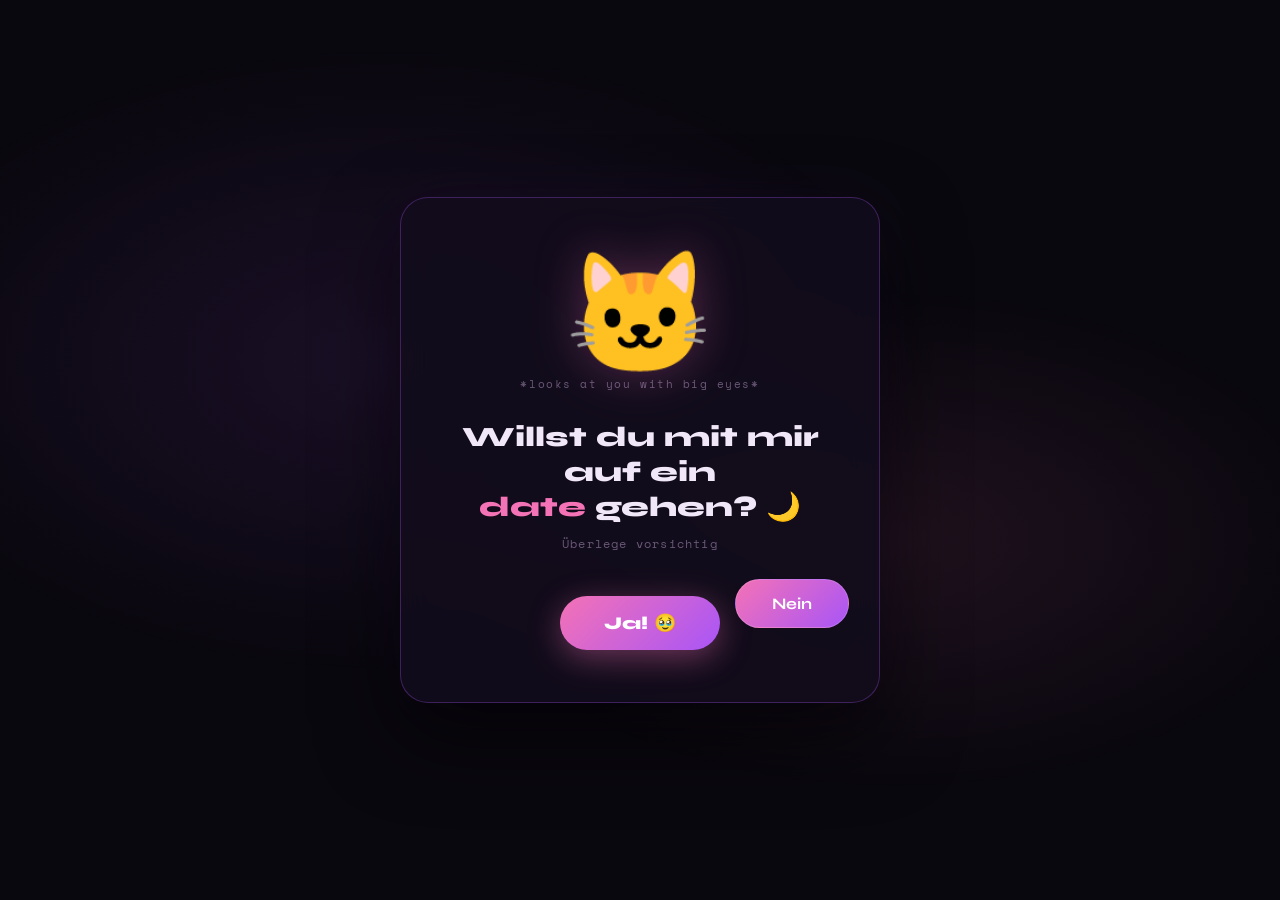
<file: date/index.html>
<!DOCTYPE html>
<html lang="en">
<head>
<meta charset="UTF-8">
<meta name="viewport" content="width=device-width, initial-scale=1.0">
<title>Important Question 🐱</title>
<link href="https://fonts.googleapis.com/css2?family=Syne:wght@700;800&family=Space+Mono:wght@400;700&display=swap" rel="stylesheet">
<style>
*, *::before, *::after { margin:0; padding:0; box-sizing:border-box; }

body {
  background: #0a080f;
  color: #f0e8f8;
  font-family: 'Space Mono', monospace;
  min-height: 100vh;
  display: flex;
  align-items: center;
  justify-content: center;
  overflow: hidden;
}

body::before {
  content: '';
  position: fixed; inset: 0;
  background:
    radial-gradient(ellipse 60% 50% at 30% 40%, rgba(168,85,247,.1) 0%, transparent 70%),
    radial-gradient(ellipse 50% 40% at 70% 60%, rgba(244,114,182,.09) 0%, transparent 70%);
  pointer-events: none;
}

/* ── FLOATING HEARTS ── */
.hearts { position:fixed;inset:0;pointer-events:none;overflow:hidden;z-index:0; }
.heart  { position:absolute;bottom:-40px;opacity:0;animation:floatUp linear infinite; }
@keyframes floatUp {
  0%   { transform:translateY(0) rotate(0deg);  opacity:0; }
  10%  { opacity:.45; }
  90%  { opacity:.2; }
  100% { transform:translateY(-110vh) rotate(25deg); opacity:0; }
}

/* ── CARD ── */
.card {
  position:relative;z-index:10;
  background:rgba(18,12,28,0.92);
  border:1px solid rgba(168,85,247,0.3);
  border-radius:28px;
  padding:52px 60px 52px;
  width:min(480px, 92vw);
  text-align:center;
  box-shadow:0 32px 80px rgba(0,0,0,0.7), 0 0 60px rgba(168,85,247,0.06);
  backdrop-filter:blur(16px);
}

/* ── SCREENS ── */
#screen-ask { display:block; }
#screen-yes { display:none; }

/* ── CAT ── */
.cat-face {
  font-size: 120px;
  line-height: 1;
  margin-bottom: 6px;
  display: block;
  animation: catBob 3s ease-in-out infinite;
  filter: drop-shadow(0 0 24px rgba(244,114,182,0.3));
}
@keyframes catBob {
  0%,100%{ transform:translateY(0) rotate(-2deg); }
  50%    { transform:translateY(-10px) rotate(2deg); }
}
.cat-caption {
  font-size:11px;
  color:#6a5878;
  letter-spacing:.14em;
  margin-bottom:28px;
  display:block;
}

/* ── QUESTION ── */
.question {
  font-family:'Syne',sans-serif;
  font-size:28px;
  font-weight:800;
  color:#f0e8f8;
  line-height:1.25;
  margin-bottom:10px;
}
.question em { font-style:normal; color:#f472b6; }

.hint {
  font-size:12px;
  color:#6a5878;
  letter-spacing:.1em;
  margin-bottom:44px;
}

/* ── YES BUTTON (stays put) ── */
#btn-yes {
  font-family:'Syne',sans-serif;
  font-size:18px;
  font-weight:800;
  padding:16px 44px;
  border-radius:50px;
  border:none;
  cursor:pointer;
  background:linear-gradient(135deg,#f472b6,#a855f7);
  color:#fff;
  box-shadow:0 8px 32px rgba(244,114,182,.4);
  transition:transform .15s, box-shadow .15s;
  position:relative;
  z-index:11;
}
#btn-yes:hover { transform:scale(1.08); box-shadow:0 12px 40px rgba(244,114,182,.55); }
#btn-yes:active{ transform:scale(0.96); }

/* ── NO BUTTON (runs away — positioned by JS) ── */
#btn-no {
  font-family:'Syne',sans-serif;
  font-size:16px;
  font-weight:700;
  padding:14px 36px;
  border-radius:50px;
  border:1px solid rgba(255,255,255,0.15);
  background:linear-gradient(135deg,#f472b6,#a855f7);
  color:#fff;
  cursor:pointer;
  position:fixed;           /* key: fixed so it can go anywhere on screen */
  z-index:9999;
  transition:left .18s cubic-bezier(.22,1,.36,1), top .18s cubic-bezier(.22,1,.36,1);
  white-space:nowrap;
  pointer-events:all;
}

/* ── YES SCREEN ── */
.yes-emoji {
  font-size:72px;
  display:block;
  margin-bottom:16px;
  animation:popIn .6s cubic-bezier(.34,1.56,.64,1) forwards;
}
@keyframes popIn {
  from{ transform:scale(0) rotate(-20deg);opacity:0; }
  to  { transform:scale(1) rotate(0deg);  opacity:1; }
}
.yes-title {
  font-family:'Syne',sans-serif;
  font-size:32px;
  font-weight:800;
  color:#fbb6d6;
  margin-bottom:10px;
}
.yes-sub {
  font-size:13px;
  color:#9a8aaa;
  line-height:1.9;
  margin-bottom:32px;
}
.proposal {
  background:rgba(244,114,182,.07);
  border:1px solid rgba(244,114,182,.2);
  border-radius:16px;
  padding:24px 28px;
  text-align:left;
}
.p-header {
  font-size:10px;
  letter-spacing:.24em;
  text-transform:uppercase;
  color:#f472b6;
  margin-bottom:14px;
}
.p-row {
  display:flex;align-items:center;gap:14px;
  font-size:14px;color:#d0c8e0;
  padding:11px 0;
  border-bottom:1px solid rgba(255,255,255,0.06);
}
.p-row:last-child{ border-bottom:none; }
.p-icon { font-size:17px;flex-shrink:0; }
.p-val  { color:#fbb6d6;font-weight:700; }
</style>
</head>
<body>

<div class="hearts" id="hearts"></div>

<div class="card" id="card">

  <!-- ASK -->
  <div id="screen-ask">
    <span class="cat-face">🐱</span>
    <span class="cat-caption">*looks at you with big eyes*</span>

    <p class="question">Willst du mit mir auf ein<br><em>date</em> gehen? 🌙</p>
    <p class="hint">Überlege vorsichtig</p>

    <button id="btn-yes">Ja! 🥹</button>
  </div>

  <!-- YES -->
  <div id="screen-yes">
    <span class="yes-emoji">🎉</span>
    <div class="yes-title">Wusste ich es doch! 🥰</div>
    <p class="yes-sub">Gute Entscheidung<br>Wie sieht folgendes für dich aus?</p>
    <div class="proposal">
      <div class="p-header">Date</div>
      <div class="p-row"><span class="p-icon">📅</span> Wann: <span class="p-val">?</span></div>
      <div class="p-row"><span class="p-icon">📍</span> Wo: <span class="p-val">?</span></div>
      <div class="p-row"><span class="p-icon">🍽️</span> Plan: <span class="p-val">?</span></div>
      <div class="p-row"><span class="p-icon">⏰</span> Zeit: <span class="p-val">?</span></div>
    </div>
  </div>

</div>

<!-- No button lives OUTSIDE the card so it can roam freely -->
<button id="btn-no">Nein</button>

<script>
// ── Floating hearts ────────────────────────────────────────────────────────
const heartsEl = document.getElementById('hearts');
const EMOJIS = ['💕','💖','✨','🌸','💫','🩷','💝','🌙','⭐'];
function spawnHearts(n){
  for(let i=0;i<n;i++){
    const h = document.createElement('span');
    h.className = 'heart';
    h.textContent = EMOJIS[Math.floor(Math.random()*EMOJIS.length)];
    h.style.left     = Math.random()*100+'vw';
    h.style.fontSize = (12+Math.random()*14)+'px';
    h.style.animationDuration = (7+Math.random()*9)+'s';
    h.style.animationDelay   = -(Math.random()*14)+'s';
    heartsEl.appendChild(h);
  }
}
spawnHearts(20);

// ── No button — place it next to Yes initially ────────────────────────────
const noBtn  = document.getElementById('btn-no');
const yesBtn = document.getElementById('btn-yes');
let escapes  = 0;

function placeNoNext(){
  const yr = yesBtn.getBoundingClientRect();
  noBtn.style.left = (yr.right + 24) + 'px';
  noBtn.style.top  = (yr.top + yr.height/2 - noBtn.offsetHeight/2) + 'px';
}

// Wait for layout then position
requestAnimationFrame(() => requestAnimationFrame(placeNoNext));

function runAway(e){
  // Prevent actual click
  if(e) e.preventDefault();

  escapes++;

  const pad  = 30;
  const btnW = noBtn.offsetWidth;
  const btnH = noBtn.offsetHeight;
  const maxX = window.innerWidth  - btnW - pad;
  const maxY = window.innerHeight - btnH - pad;

  // Current pos
  const cx = parseFloat(noBtn.style.left) || window.innerWidth/2;
  const cy = parseFloat(noBtn.style.top)  || window.innerHeight/2;

  // Try to land far from current spot
  let nx, ny, tries = 0;
  do {
    nx = pad + Math.random() * maxX;
    ny = pad + Math.random() * maxY;
    tries++;
  } while(tries < 30 && Math.hypot(nx-cx, ny-cy) < 180);

  noBtn.style.left = nx + 'px';
  noBtn.style.top  = ny + 'px';

  // Shrink text over time, min 11px
  const sz = Math.max(11, 16 - escapes * 0.5);
  noBtn.style.fontSize = sz + 'px';

  // Taunt messages
  const msgs = ['Ne','nope','nope!','immernoch nicht','...',':(','niemals!','lauf!','lol nein'];
  noBtn.textContent = msgs[Math.min(escapes, msgs.length-1)];
}

// Escape on mouseover AND touchstart (mobile)
noBtn.addEventListener('mouseover',  runAway);
noBtn.addEventListener('touchstart', runAway, {passive:false});

// ── Yes ────────────────────────────────────────────────────────────────────
yesBtn.addEventListener('click', ()=>{
  document.getElementById('screen-ask').style.display = 'none';
  document.getElementById('screen-yes').style.display = 'block';
  noBtn.style.display = 'none';
  spawnHearts(16);
});

// ── Reposition No if window resizes ───────────────────────────────────────
window.addEventListener('resize', () => {
  if(escapes === 0) placeNoNext();
});
</script>
</body>
</html>
</file>
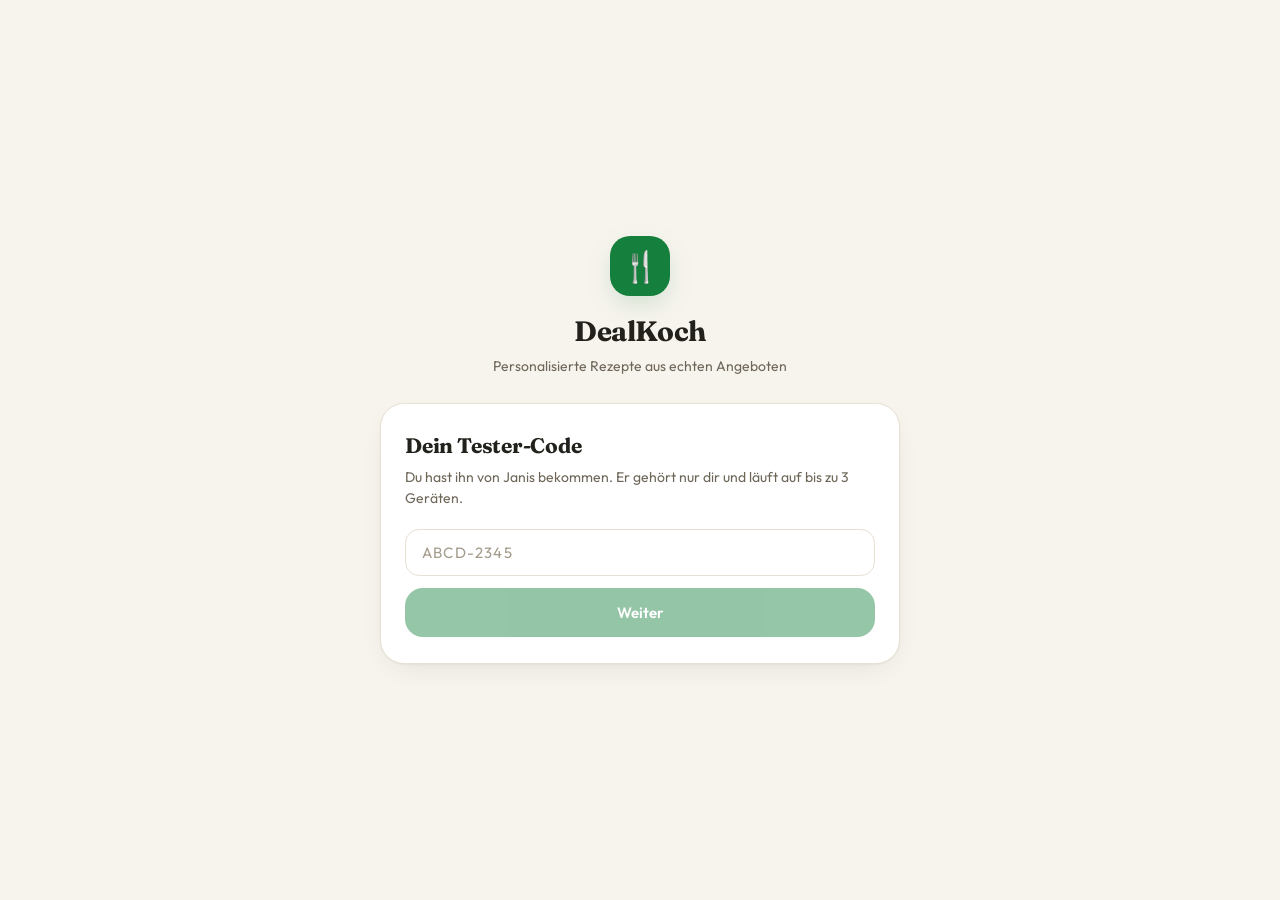
<file: Forkcast/index.html>
<!doctype html>
<html lang="de">
  <head>
    <meta charset="UTF-8" />
    <link rel="icon" type="image/svg+xml" href="/Forkcast/favicon.svg" />
    <link rel="apple-touch-icon" href="/Forkcast/apple-touch-icon.png" />
    <meta name="viewport" content="width=device-width, initial-scale=1.0, viewport-fit=cover" />
    <meta name="theme-color" content="#F7F4EE" />
    <meta name="apple-mobile-web-app-title" content="DealKoch" />
    <title>DealKoch — Rezepte aus echten Angeboten</title>
    <link rel="preconnect" href="https://fonts.googleapis.com" />
    <link rel="preconnect" href="https://fonts.gstatic.com" crossorigin />
    <link href="https://fonts.googleapis.com/css2?family=Fraunces:opsz,wght@9..144,400..800&family=Outfit:wght@300..800&display=swap" rel="stylesheet" />
    <script type="module" crossorigin src="/Forkcast/assets/index-CHT4jaP9.js"></script>
    <link rel="stylesheet" crossorigin href="/Forkcast/assets/index-Dyeo-fnc.css">
  <link rel="manifest" href="/Forkcast/manifest.webmanifest"><script id="vite-plugin-pwa:register-sw" src="/Forkcast/registerSW.js"></script></head>
  <body>
    <div id="root"></div>
  </body>
</html>
</file>
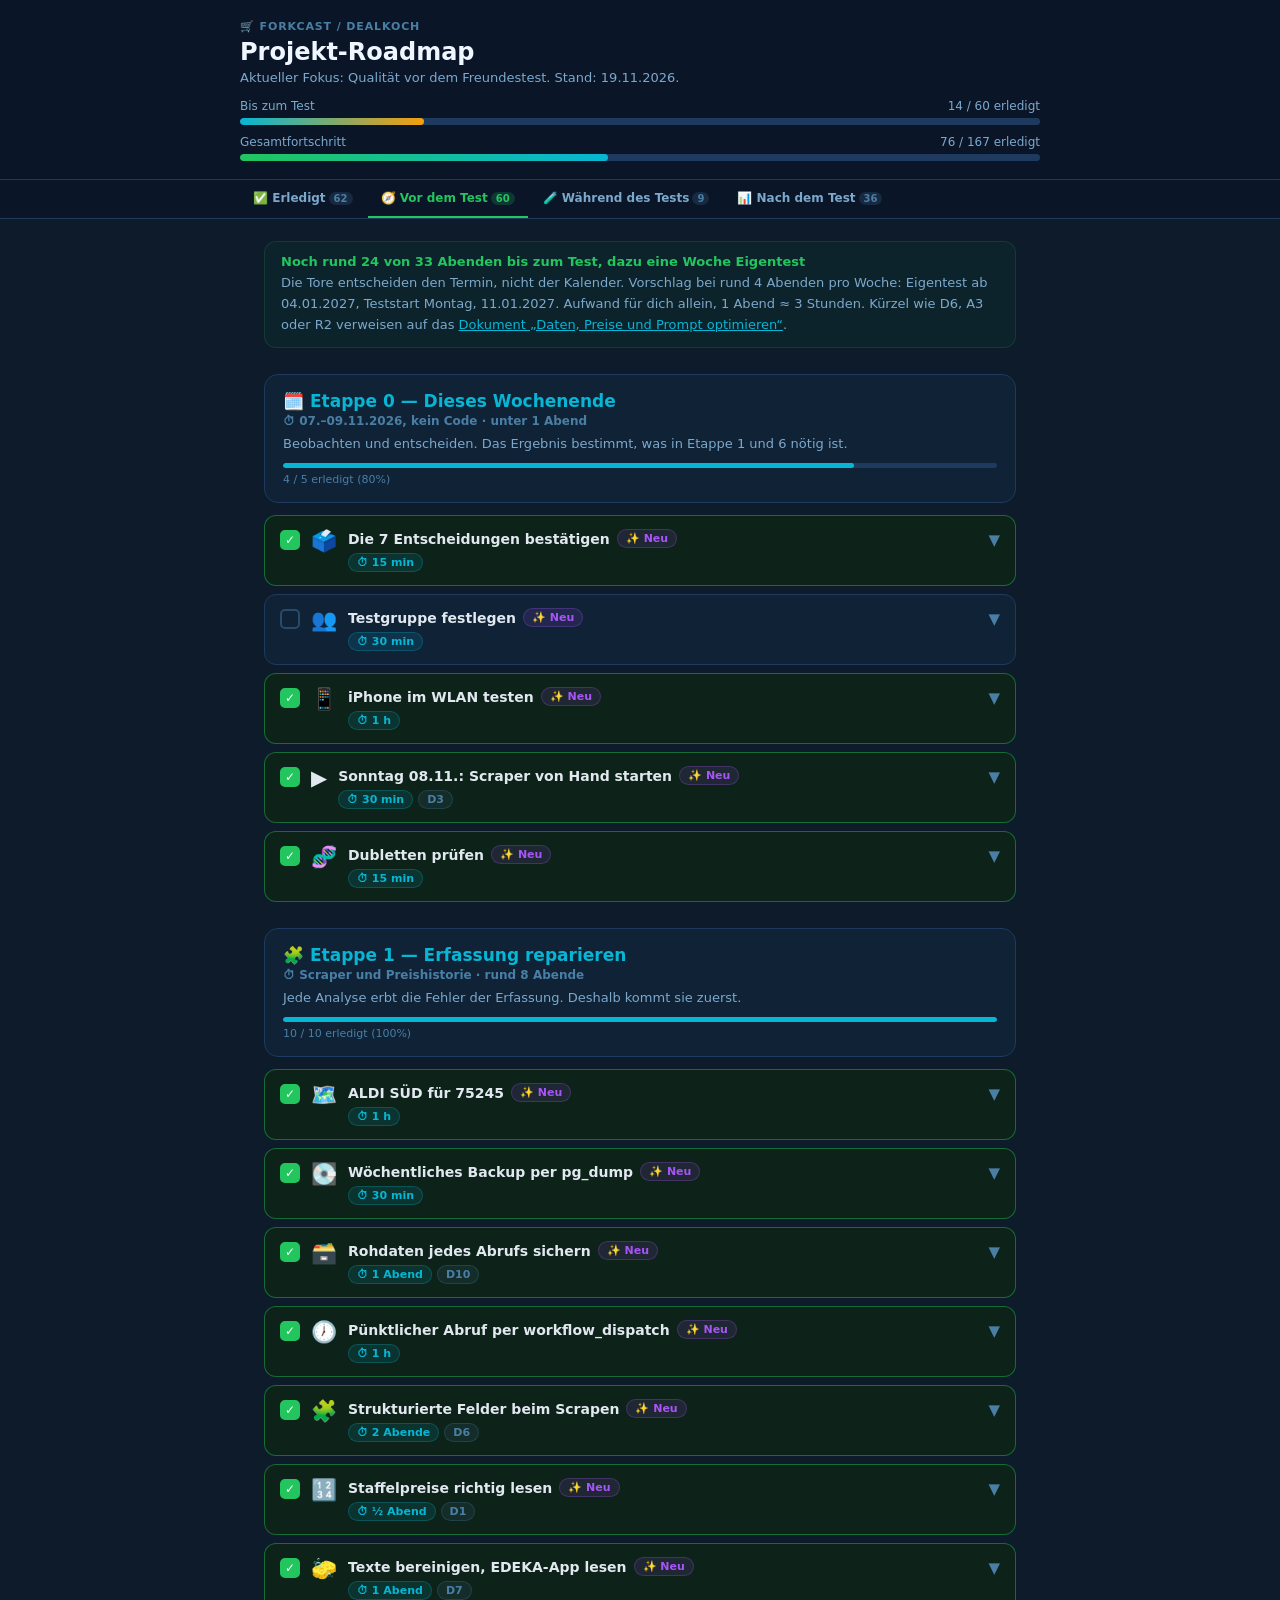
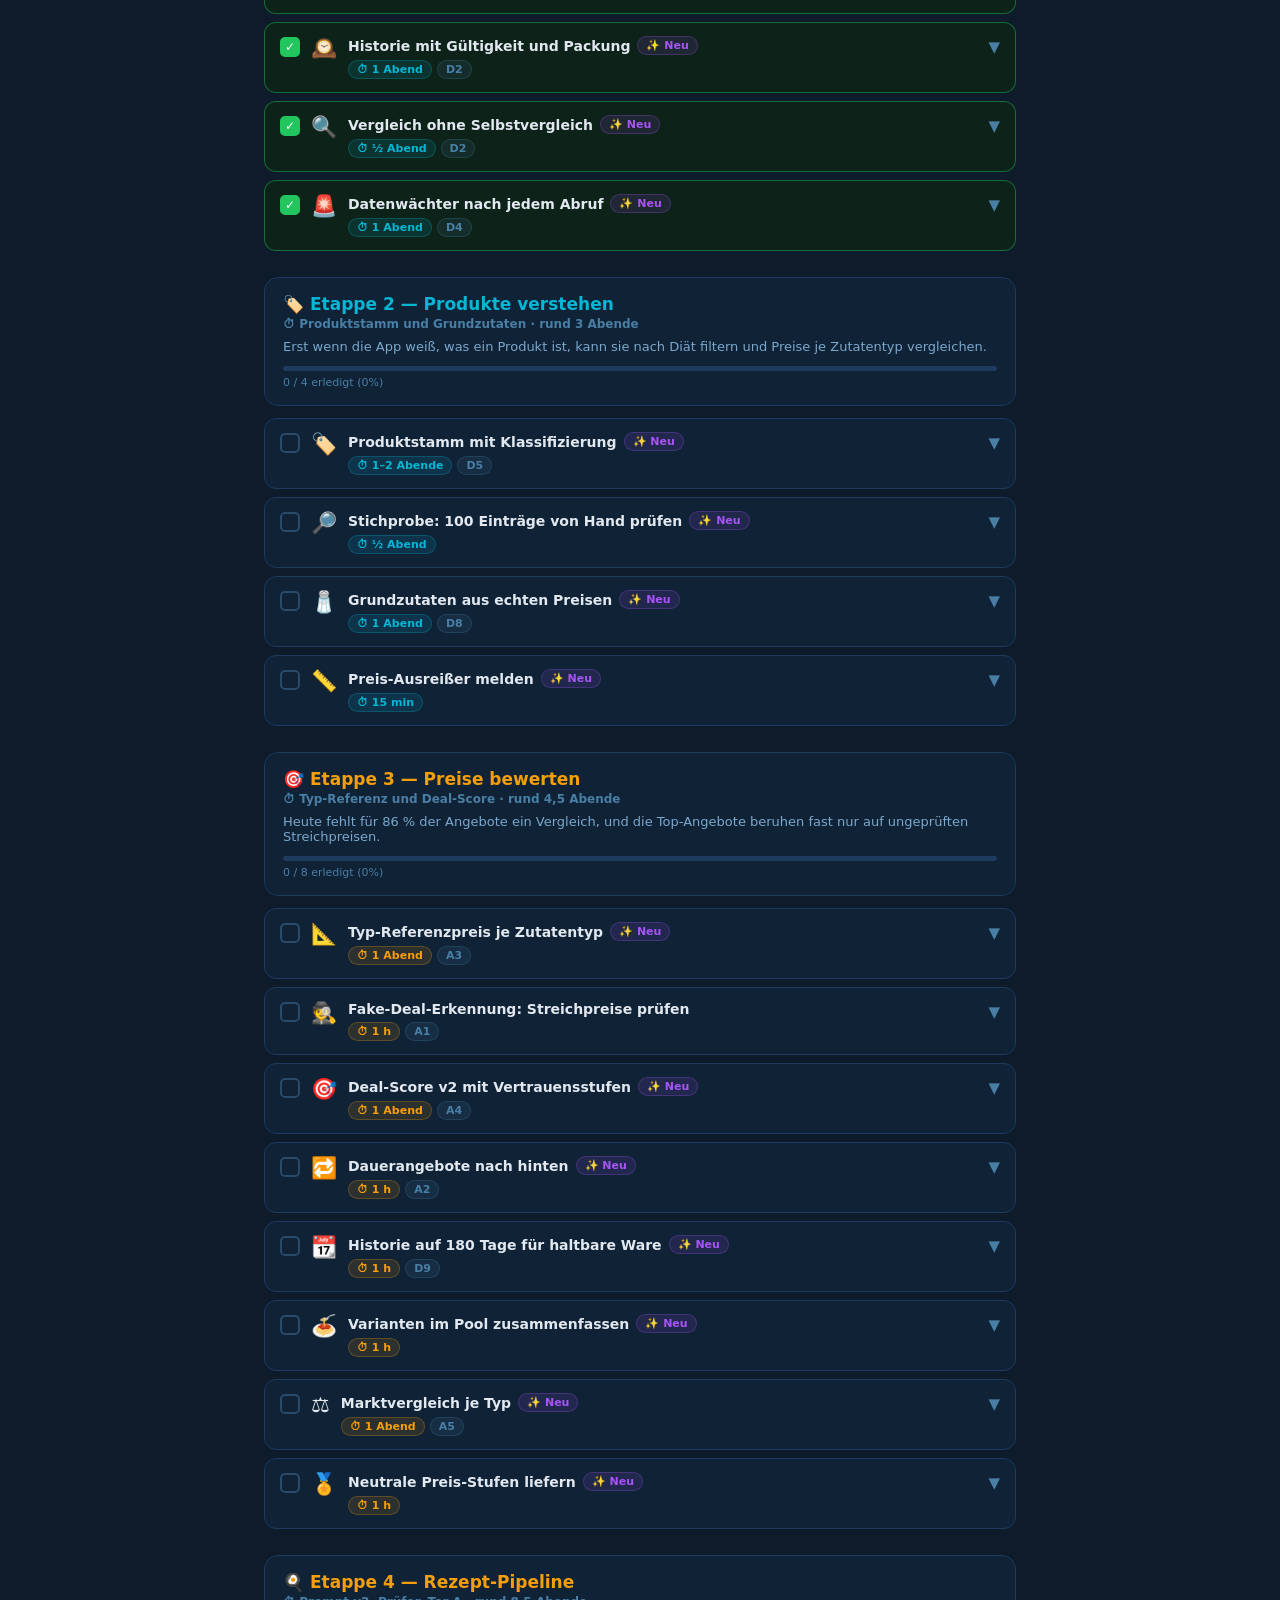
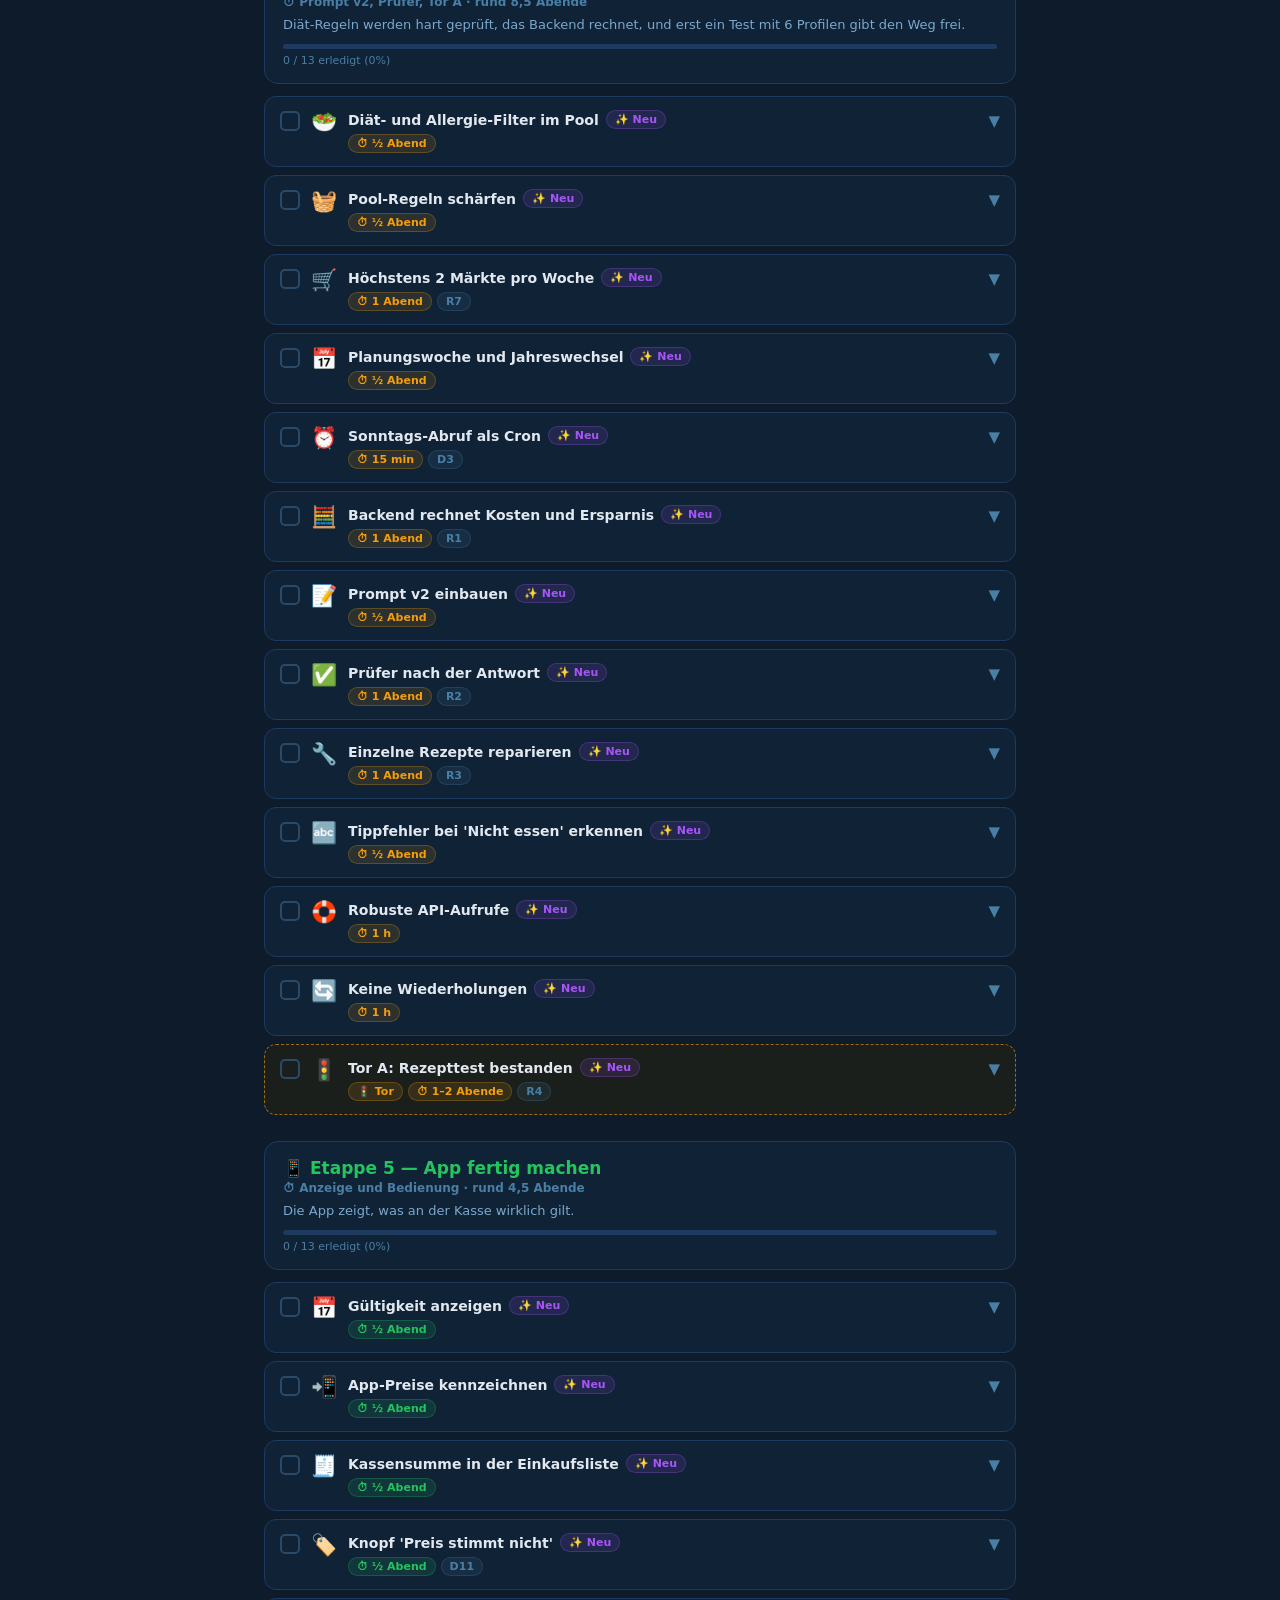
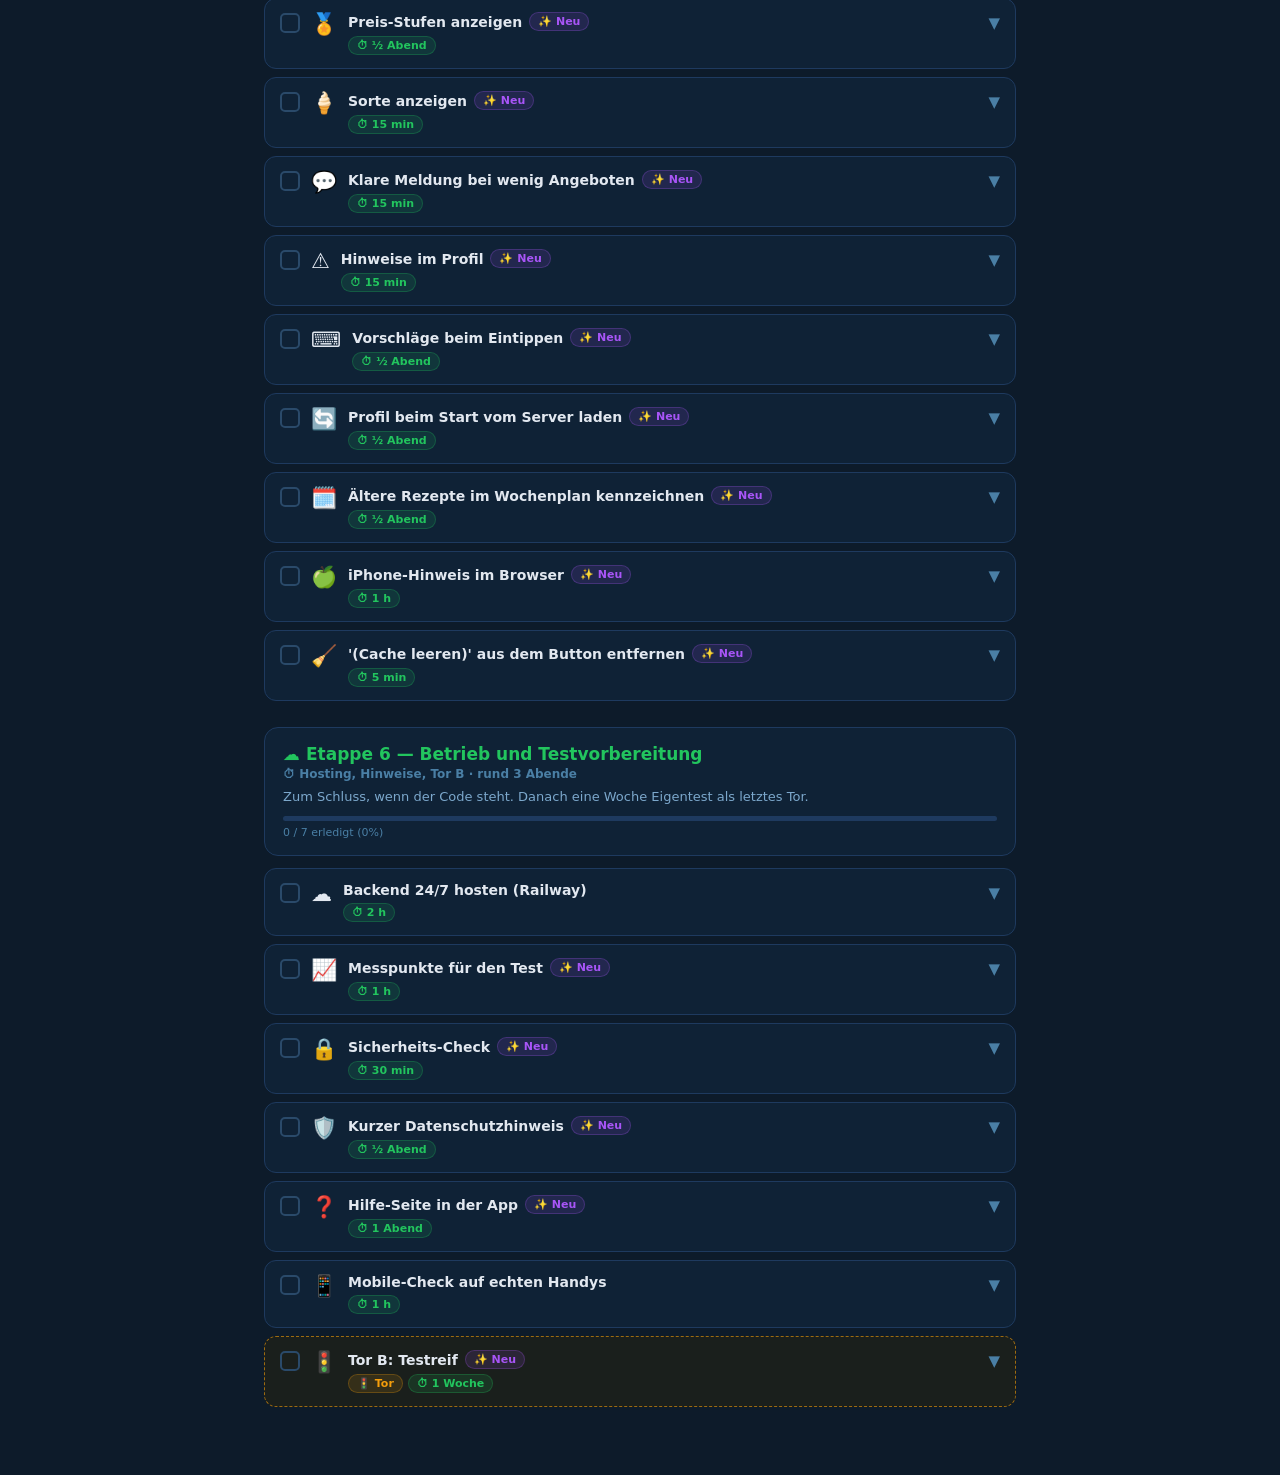
<file: help/index.html>
<!DOCTYPE html>
<html lang="de">
<head>
  <meta charset="UTF-8"/>
  <meta name="viewport" content="width=device-width, initial-scale=1.0"/>
  <title>Forkcast — Roadmap</title>
  <style>
    *{box-sizing:border-box;margin:0;padding:0}
    body{font-family:system-ui,-apple-system,sans-serif;background:#0d1b2a;color:#e2e8f0;min-height:100vh}

    header{background:#0a1628;border-bottom:1px solid #1e3a5f;padding:20px 24px 18px;position:sticky;top:0;z-index:10}
    .hi{max-width:800px;margin:0 auto}
    .hl{font-size:11px;color:#4a7fa5;font-weight:700;text-transform:uppercase;letter-spacing:.08em;margin-bottom:5px}
    header h1{font-size:24px;font-weight:800;color:#f0f6ff;margin-bottom:4px}
    header p{font-size:13px;color:#7ca8cc}
    .op{margin-top:14px}
    .op + .op{margin-top:10px}
    .op-top{display:flex;justify-content:space-between;font-size:12px;color:#7ca8cc;margin-bottom:5px}
    .pb{height:7px;background:#1e3a5f;border-radius:4px;overflow:hidden}
    .pf{height:100%;background:linear-gradient(90deg,#22c55e,#06b6d4);border-radius:4px;transition:width .4s}
    .pf.vor{background:linear-gradient(90deg,#06b6d4,#f59e0b)}

    .tabs{background:#0a1628;border-bottom:1px solid #1e3a5f;padding:0 24px;overflow-x:auto}
    .tabs-inner{max-width:800px;margin:0 auto;display:flex;gap:2px;min-width:max-content}
    .tb{padding:11px 13px;border:none;background:transparent;cursor:pointer;font-size:12px;font-weight:700;white-space:nowrap;color:#7ca8cc;border-bottom:2px solid transparent;transition:all .15s;font-family:inherit}
    .tb.active{color:#22c55e;border-bottom-color:#22c55e}
    .tc{font-size:10px;padding:1px 5px;border-radius:8px;margin-left:3px;background:rgba(74,127,165,.2);color:#4a7fa5}
    .tb.active .tc{background:rgba(34,197,94,.2);color:#22c55e}

    main{max-width:800px;margin:0 auto;padding:22px 24px 60px}
    .tab-content{display:none}
    .tab-content.active{display:block}

    .phase-box{background:#0f2236;border:1px solid #1e3a5f;border-radius:14px;padding:16px 18px;margin:26px 0 12px}
    .tab-content > .phase-box:first-of-type{margin-top:0}
    .phase-title{font-size:17px;font-weight:800;margin-bottom:3px}
    .phase-meta{font-size:12px;color:#4a7fa5;font-weight:600;margin-bottom:8px}
    .phase-desc{font-size:13px;color:#7ca8cc;margin-bottom:12px}
    .phase-pb{height:5px;background:#1e3a5f;border-radius:3px;overflow:hidden}
    .phase-pf{height:100%;border-radius:3px;transition:width .4s}
    .phase-pl{font-size:11px;color:#4a7fa5;margin-top:5px}

    .card{background:#0f2236;border:1px solid #1e3a5f;border-radius:12px;padding:13px 15px;margin-bottom:8px;transition:border-color .2s,background .2s}
    .card.ck{border-color:rgba(34,197,94,.45);background:#0d2218}
    .card.gate{border:1px dashed rgba(245,158,11,.6);background:#1a1f1c}
    .card.gate.ck{border-style:solid;border-color:rgba(34,197,94,.45);background:#0d2218}
    .card-head{display:flex;align-items:flex-start;gap:11px;cursor:pointer;user-select:none}
    .chk{width:20px;height:20px;border:2px solid #2a4a6a;border-radius:5px;flex-shrink:0;cursor:pointer;display:flex;align-items:center;justify-content:center;transition:all .18s;margin-top:1px;background:transparent;font-size:0}
    .chk.on{background:#22c55e;border-color:#22c55e;font-size:12px;color:#fff;font-weight:700}
    .card-emoji{font-size:21px;flex-shrink:0;margin-top:0px}
    .card-body{flex:1;min-width:0}
    .card-title{font-size:14px;font-weight:700;color:#e2e8f0;margin-bottom:5px;display:flex;align-items:center;gap:7px;flex-wrap:wrap}
    .card-badges{display:flex;gap:5px;flex-wrap:wrap}
    .arrow{color:#4a7fa5;font-size:15px;flex-shrink:0;transition:transform .2s;margin-top:2px}
    .card.open .arrow{transform:rotate(180deg)}
    .detail{font-size:13px;color:#7ca8cc;line-height:1.65;margin-top:11px;padding-top:11px;border-top:1px solid #1e3a5f;display:none}
    .card.open .detail{display:block}

    .badge{display:inline-block;font-size:11px;font-weight:700;padding:2px 8px;border-radius:20px;white-space:nowrap}

    .sec{font-size:11px;font-weight:700;color:#4a7fa5;text-transform:uppercase;letter-spacing:.08em;margin:18px 0 9px 2px}

    .chk.fix{cursor:default}
    .done-wrap{background:#0f2236;border:1px solid #1e3a5f;border-radius:12px;overflow:hidden;margin-bottom:12px}
    .done-item{display:flex;align-items:flex-start;gap:11px;padding:11px 15px;border-bottom:1px solid #1e3a5f}
    .done-item:last-child{border-bottom:none}
    .done-tick{width:19px;height:19px;border-radius:50%;background:#22c55e18;border:1px solid #22c55e50;display:flex;align-items:center;justify-content:center;flex-shrink:0;margin-top:1px;font-size:10px;color:#22c55e;font-weight:800}
    .done-t{font-size:14px;font-weight:700;color:#8aa8c0;margin-bottom:2px}
    .done-d{font-size:12px;color:#4a7fa5;line-height:1.5}

    .info-box{border-radius:12px;padding:12px 16px;margin-bottom:16px;font-size:13px}
    .info-box .ib-t{font-weight:700;margin-bottom:4px}
    .info-box .ib-d{color:#7ca8cc;line-height:1.6}
    .info-box a{color:#06b6d4}

    @media(max-width:600px){
      main{padding:16px 14px 60px}
      header{padding:14px 14px 12px}
      .tabs{padding:0 14px}
      header h1{font-size:20px}
    }
  </style>
</head>
<body>
<header>
  <div class="hi">
    <div class="hl">🛒 Forkcast / DealKoch</div>
    <h1>Projekt-Roadmap</h1>
    <p>Aktueller Fokus: Qualität vor dem Freundestest. Stand: 19.11.2026.</p>
    <div class="op">
      <div class="op-top"><span>Bis zum Test</span><span id="vt">–</span></div>
      <div class="pb"><div class="pf vor" id="vf" style="width:0%"></div></div>
    </div>
    <div class="op">
      <div class="op-top"><span>Gesamtfortschritt</span><span id="ot">–</span></div>
      <div class="pb"><div class="pf" id="of" style="width:0%"></div></div>
    </div>
  </div>
</header>

<div class="tabs"><div class="tabs-inner" id="tab-bar"></div></div>

<main>
  <div id="tab-done" class="tab-content"></div>
  <div id="tab-vor" class="tab-content active"></div>
  <div id="tab-test" class="tab-content"></div>
  <div id="tab-nach" class="tab-content"></div>
</main>

<script>
// ── Palette ───────────────────────────────────────────────────
const C={green:"#22c55e",cyan:"#06b6d4",yellow:"#f59e0b",orange:"#f97316",purple:"#a855f7",muted:"#4a7fa5"};

// ── Completed ─────────────────────────────────────────────────
const DONE=[
  // Infrastruktur
  {e:"🛒",t:"Marktguru + Aldi Scraper",d:"Marktguru API für REWE/Lidl/EDEKA/Netto/Combi. Playwright-Aldi separat (Aldi Nord nicht in Marktguru PLZ 33818). Food-Filter aktiv."},
  {e:"🗄️",t:"Supabase Datenbank",d:"angebote, preishistorie, recipe_interactions. UNIQUE-Constraints, normalpreis-Migration, SQL View top_disliked_ingredients."},
  {e:"⚙️",t:"GitHub Actions (wöchentlicher Cron)",d:"Automatisches Scraping jeden Montag. preishistorie ist append-only — wird nie geleert."},
  {e:"🚀",t:"FastAPI + Railway Deployment",d:"Endpoints: /angebote, /haendler, /kategorien, /preishistorie, /recipes/generate + weitere."},
  {e:"🤖",t:"Claude Haiku Integration",d:"~480 Input + ~3.000 Output Tokens (~€0,015/Aufruf). Output dominiert Kosten (75%). get_balanced_deals() max 5/Kategorie."},
  // Frontend
  {e:"🍴",t:"DealKoch App — Grundgerüst",d:"Rezept-Grid, Detail-Modal, Einkaufsliste, Header-Stats. localStorage-Persistenz per Kalenderwoche."},
  {e:"🏷️",t:"Angebote-Seite",d:"Deal-Karten nach Kategorie gefiltert. Sparkline-Button on-demand."},
  {e:"🛍️",t:"Einkaufsliste mit Markt-Badges",d:"store-Feld direkt im Claude-Zutaten-Schema. Zeigt '📍 ALDI Nord · 1.69€' Badge pro On-Sale-Zutat."},
  // Interaktionen
  {e:"⭐",t:"recipe_interactions: Kochen + Bewerten",d:"Koch-Button → Stern-Rating (1–5) → Re-Rating möglich → 'Ohne Bewertung' Skip. Kein Doppel-Speicher-Bug. Action: 'cooked', rating: nullable int4."},
  {e:"🧠",t:"LERNKONTEXT im Prompt",d:"Letzte 20 Interaktionen: bereits gekocht, gut/schlecht bewertet → Abwechslung + Präferenzen im Prompt. Graceful fallback wenn keine Daten."},
  {e:"👁️",t:"Gekochte Rezepte — visueller Status",d:"cookedMap in localStorage (fk_cooked_{userId}_kw{KW}). Gekochte Karten: 50% Opacity, grauer Rand, ans Ende der Grid, ✓ Badge. Reset bei neuer KW automatisch."},
  // Daten
  {e:"📊",t:"Sparkline Charts (Preishistorie)",d:"Color-coded: grün=echter Deal (≤Ø×0,9), gelb=Durchschnitt, rot=überdurchschnittlich. On-demand-Load. Preishistorie-Endpoint gibt min/max/avg/is_real_deal zurück."},
  {e:"📈",t:"Header Stats — live Ersparnis",d:"Deals-Anzahl + Gesamtersparnis aus ausgewählten Rezepten aktualisiert sich live. Separater /angebote/deals-Request entfernt."},
  // KI & Prompt
  {e:"🚫",t:"EXCLUDED_CATEGORIES Filter",d:"Snacks/Eis/Chips/Kaffee/Softdrinks → kein 'Schokoladen-Bowl als Hauptgericht'. Filterung vor Claude-Aufruf."},
  {e:"⚡",t:"Prompt-Qualität + Token-Optimierung",d:"~48% weniger Input-Tokens. 8 Rezepttypen, max 2× gleiche Hauptzutat, appetitliche Namen. Kompaktes Deal-Format: 'BARILLA Penne | 1.69€ −26% @ ALDI'."},
  {e:"🏪",t:"store-Feld im Zutaten-Schema",d:"Claude gibt Markt direkt mit im Ingredient-Objekt. Zuverlässiger als nachträgliche deals-Array-Suche (die jetzt leer ist)."},
  // Polish
  {e:"🖼️",t:"Favicons + Logos (beide Seiten)",d:"Forkcast: grüne Gabel + %-Badge (SVG). Angebote: Preisschild-Silhouette (Base64 Data-URI). data-* statt JSON.stringify — kein Escaping-Bug mehr."},
  {e:"💾",t:"normalpreis in preishistorie (beide Scraper)",d:"Beide Scraper speichern jetzt normalpreis. SQL-Migration ausgeführt. Grundlage für Fake-Deal-Erkennung — aussagekräftig ab ~KW 34 2026."},
   //Phase 1
  {e:"💰",t:"normalpreis zurück ins Deal-Format + Rechenanweisung",effort:"1–2 h",neu:false},
  {e:"📅",t:"Ablaufdatum (gueltig_bis) auf Deal-Karten",effort:"< 1 h",neu:false},
  {e:"💶",t:"Preis pro Mahlzeit Filter",effort:"30 min",neu:true},
  {e:"🌿",t:"Saisonale Anpassung im Prompt",effort:"30 min",neu:false},
  //Phase 2
  {e:"📊",t:"Wöchentliche + kumulative Ersparnis-Statistik",effort:"½ Tag",neu:true},
  {e:"🗃️",t:"normalpreise-Tabelle in Supabase",effort:"1 Tag",neu:false},
  {e:"↕️",t:"Rezepte filtern & sortieren",effort:"½ Tag",neu:false},
  {e:"⚖️",t:"Portionen-Scaler",effort:"½ Tag",neu:false},
  {e:"🗓️",t:"Scraper auch Donnerstags",effort:"1 h",neu:false},
  //Phase 3
  {e:"📚",t:"Verlauf vorheriger Wochen",effort:"1–2 Tage",neu:true},
  {e:"📓",t:"'Mein Kochbuch': Alle Bewertungen + Notizfeld",effort:"1–2 Tage",neu:true},
  {e:"❤️",t:"Favoriten-Rezepte",effort:"1 Tag",neu:true},
  {e:"📋",t:"Koch-Dashboard",effort:"1–2 Tage",neu:false},
  {e:"📱",t:"PWA (Progressive Web App)",effort:"1 Tag",neu:false},
  //Phase 4
  {e:"📅",t:"7-Tage Wochenplan",d:"Wochenkalender, kombinierte Einkaufsliste, Speicherung in Supabase (week_plans)."},
  {e:"🎨",t:"Redesign mit Design-System",d:"Light- und Dark-Theme, Bottom-Tab-Navigation."},
  {e:"🏪",t:"Combi, Netto und REWE liefern Preise",d:"Die Daten kommen über Marktguru, eigene Scraper sind nicht nötig."},
  //Datenqualität 10–11/2026
  {e:"🔒",t:"RLS auf allen Tabellen",d:"Frontend liest nur angebote und preishistorie, Scraper und Backend nutzen den service_role-Key."},
  {e:"🌐",t:"/Angebote/ direkt aus Supabase",d:"Kein Backend mehr nötig, der Fehler 'Backend nicht erreichbar' ist damit weg."},
  {e:"🛒",t:"Kaufland, PENNY, Obst und Gemüse",d:"Marktguru-Scraper mit Sperrliste statt Positivliste."},
  {e:"🏷️",t:"ALDI mit echten Kategorien",d:"Strukturierte Seitendaten statt Text, Nonfood fliegt raus, Artikelnummer als ID."},
  {e:"⚖️",t:"Rabatterkennung über den Grundpreis",d:"View angebote_mit_historie vergleicht €/kg, €/l und €/Stk, ein Messpunkt pro Woche."},
  {e:"🍖",t:"Rezept-Pool mit Quoten",d:"50 Plätze fest verteilt, echte Deals zuerst. Vorher fielen bei 'alle Märkte' Fleisch, Fisch und Milch aus dem Pool."},
  {e:"🥕",t:"Obst und Gemüse in den Rezepten",d:"Der Filter auf den Platzhalter thisisnobrand hatte alles ohne Marke entfernt."},
  {e:"📱",t:"Normalpreise und App-Preise",d:"Normalpreis aus dem Prospekttext, Lidl Plus und andere Kundenkarten als eigene Spalten, Hinweis auf /Angebote/."},
  {e:"🧹",t:"Aufräumen im Scraper",d:"Großhandel und Online-Ware fliegen raus, veraltete Prospektzeilen werden gelöscht, Startdatum in deutscher Zeit."},
  //Test-Reife 11/2026
  {e:"🌍",t:"Mehrere Postleitzahlen",d:"Pro Angebot eine PLZ-Liste, PLZ im Profil und auf /Angebote/. Neue PLZ aus Profilen werden automatisch mitgenommen."},
  {e:"🔑",t:"Persönliche Tester-Codes und Kostenbremse",d:"Code pro Tester, einzeln sperrbar, höchstens 3 Geräte. 5 Rezeptläufe pro Tester und Tag, 50 insgesamt."},
  {e:"🛡️",t:"Robuste Fehler- & Leerzustände",d:"Festes Rezept-Schema, Wiederholung, Zeitlimits und klare Texte statt 'Failed to fetch'."},
  {e:"🐛",t:"Feedback-Button für Tester",d:"Fehler, Wünsche und Lob landen in der Tabelle feedback. Auswertung mit tester_codes.py feedback."},
  {e:"⏳",t:"Lade-Sprüche",d:"42 Sprüche, alle 4 Sekunden ein neuer, solange die Rezepte entstehen."},
  {e:"⏰",t:"Frische-Hinweis",d:"Feld frische pro Rezept, Hinweis 'Bald kochen' und Sortierung nach oben, auch im Wochenplan. Das Backend prüft zusätzlich die Produktnamen."},
  {e:"🤖",t:"Modellwechsel auf Haiku 5.5",d:"Vergleich mit gleichem Prompt: Preise stimmen, keine erfundenen Zutaten im Namen, rund 0,013 $ pro Lauf. Das Modell lässt sich per REZEPT_MODELL ändern."},
  {e:"✂️",t:"Portionsgrößen-Fix Teil 2",d:"Rechenbeispiel im Prompt plus Prüfung nach der Erzeugung. Auffällige Mengen landen im Feedback. Eine Python-Lösung kommt nur, wenn die Tests sie nötig machen."},
  //Packungen & Analyse 11/2026
  {e:"📦",t:"Packungen wie im Laden",d:"Einkaufsliste mit ganzen Packungen, zum Beispiel '1 × 500-g-Packung · 4,49 €', lose Ware je 100 g, Hinweis auf Reste. Packungen ab 2 kg und zu große Frischware fliegen aus dem Pool."},
  {e:"🔗",t:"Geteilte Packungen",d:"Teilen sich Rezepte eine Frischware-Packung, werden sie zusammen ausgewählt und in Liste, Plan und Rezept markiert."},
  {e:"👩‍🍳",t:"Genauere Kochanleitungen",d:"5 bis 8 Schritte mit Schnitt, Hitze, Zeit und Garprobe, Mindest-Garzeiten im Prompt, Effort medium."},
  {e:"⚖️",t:"Modellvergleich Haiku 5.5 gegen Sonnet 5.5",d:"Haiku medium bleibt: 0,018 $ pro Lauf, Packungen gehen auf, ausführliche Schritte. Sonnet medium kostet das Zehnfache."},
  {e:"🧬",t:"Doppelte Angebote zusammengefasst",d:"Gleiches Produkt, gleicher Preis, gleicher Zeitraum wird eine Zeile mit PLZ-Liste. Von 129 auf 23 Dubletten."},
  {e:"🧽",t:"Kleinigkeiten in der Bedienung",d:"Kein '−0,00 €' und kein 'aus Cache' mehr, Hinweis 'bis zu drei Minuten', iPhone-Icon für den Home-Bildschirm."},
  {e:"🎯",t:"Zwei Ziele werden gespeichert",d:"Bisher landete nur das erste Ziel im Profil und im Prompt, auf einem neuen Gerät fehlte das zweite. 'Schnelle Küche' ist raus, die Kochzeit regelt der Schieberegler."},
  {e:"🧄",t:"Mengen sauber addiert",d:"'2 Zehen (10 g)' und '1 Zehe (5 g)' ergeben jetzt '3 Zehen (15 g)', genauso bei Dosen, Scheiben und Co."},
  {e:"🍏",t:"iPhone: Icon und App-Name",d:"Icon-Pfad im Testserver korrigiert, auf dem Home-Bildschirm heißt die App jetzt 'DealKoch'."},
  {e:"🔎",t:"Analyse: Daten, Preise und Prompt",d:"Dokument mit 9 Befunden, Optionen, Prompt-v2-Entwurf und 55 durchgespielten Fällen. Grundlage dieser Roadmap."},
];

const DONE_GROUPS=[
  {label:"🏗️ Infrastruktur & Datenpipeline",idx:[0,1,2,3,4]},
  {label:"🎨 Frontend & UI",idx:[5,6,7]},
  {label:"⭐ Interaktionen & Personalisierung",idx:[8,9,10]},
  {label:"📊 Daten & Analytik",idx:[11,12]},
  {label:"🤖 KI & Prompt",idx:[13,14,15]},
  {label:"✨ Polish & Bugfixes",idx:[16,17]},
  {label:"Phase 1",idx:[18,19,20,21]},
  {label:"Phase 2",idx:[22,23,24,25,26]},
  {label:"Phase 3",idx:[27,28,29,30,31]},
  {label:"Phase 4",idx:[32,33,34]},
  {label:"🧹 Datenqualität (Oktober/November 2026)",idx:[35,36,37,38,39,40,41,42,43]},
  {label:"🧪 Test-Reife (November 2026)",idx:[44,45,46,47,48,49,50,51]},
  {label:"📦 Packungen & Analyse (November 2026)",idx:[52,53,54,55,56,57,58,59,60,61]},
];

// ── Open Phases ───────────────────────────────────────────────
// tab: vor | test | nach. a = Aufwand in Abenden (1 Abend ≈ 3 h) für die Summe "Bis zum Test".
// k = fester Schlüssel: Haken bleiben beim Umsortieren am richtigen Eintrag.
// fertig:true = erledigt auf allen Geräten (steht in der Datei, nicht im Browser).
const PHASES=[
  // ── VOR DEM TEST ──
  {
    id:"v0",tab:"vor",label:"🗓️ Etappe 0",sub:"Dieses Wochenende",color:C.cyan,
    timeline:"07.–09.11.2026, kein Code",
    desc:"Beobachten und entscheiden. Das Ergebnis bestimmt, was in Etappe 1 und 6 nötig ist.",
    items:[
      {k:"v0_entscheid",fertig:true,e:"🗳️",t:"Die 7 Entscheidungen bestätigen",effort:"15 min",a:0.1,neu:true,
       d:"Entschieden am 10.11.: (1) Prompt v2 vor dem Test. (2) Das Backend rechnet Kosten und Ersparnis. (3) 'Gespart' gegen den niedrigsten belastbaren Vergleich. (4) App-Preise für den Test als Hinweis in der Liste. (5) Für den Test höchstens 2 Märkte pro Woche, jetzt in Etappe 4. (6) Sonntags-Abruf kommt mit der Planungswoche. (7) Neutrale Messwerte statt 'Fake', dazu eine Hilfe-Seite in der App (Etappe 6)."},
      {k:"v0_gruppe",e:"👥",t:"Testgruppe festlegen",effort:"30 min",a:0.2,neu:true,
       d:"3–5 Personen: Wohnort (PLZ), Märkte, Diäten und Allergien, iPhone oder Android. Davon hängen die Testprofile, der Geräte-Check und ALDI in 75245 ab."},
      {k:"v0_iphone",fertig:true,e:"📱",t:"iPhone im WLAN testen",effort:"1 h",a:0.3,neu:true,
       d:"Getestet am 09.11. im WLAN: Skalierung und Anzeige gut. Icon fehlte und der Name war abgeschnitten, beides ist behoben (doppelter Basispfad im Testserver, fehlender App-Titel). Die App vom Home-Bildschirm hat eigene Daten, deshalb muss man sich dort neu anmelden."},
      {k:"v0_sonntag",fertig:true,e:"▶️",t:"Sonntag 08.11.: Scraper von Hand starten",effort:"30 min",a:0.2,ref:"D3",neu:true,
       d:"GitHub → Actions → 'Forkcast Scraper Mo & Do' → Run workflow. Danach in Supabase prüfen, welche Ketten schon Angebote ab Montag liefern. Das entscheidet über den Sonntags-Cron in Etappe 1."},
      {k:"v0_dubletten",fertig:true,e:"🧬",t:"Dubletten prüfen",effort:"15 min",a:0.1,neu:true,
       d:"Ergebnis vom Sonntagslauf am 08.11.: 0 echte Dubletten. 11 Gruppen haben gleichen Namen und Preis, aber eine andere Größe. Das sind echte Varianten."},
    ]
  },
  {
    id:"v1",tab:"vor",label:"🧩 Etappe 1",sub:"Erfassung reparieren",color:C.cyan,
    timeline:"Scraper und Preishistorie",
    desc:"Jede Analyse erbt die Fehler der Erfassung. Deshalb kommt sie zuerst.",
    items:[
      {k:"v6_aldi",fertig:true,e:"🗺️",t:"ALDI SÜD für 75245",effort:"1 h",a:0.3,neu:true,
       d:"Läuft seit 10.11.: 177 ALDI-SÜD-Angebote für 75245, davon 44 mit Normalpreis. Wo es ALDI SÜD gibt, blenden Marktauswahl und Rezept-Pool ALDI Nord aus. Die Preishistorie für ALDI SÜD beginnt am 10.11."},
      {k:"v1_backup",fertig:true,e:"💽",t:"Wöchentliches Backup per pg_dump",effort:"30 min",a:0.2,neu:true,
       d:"Supabase Free hat keine automatischen Backups. Läuft seit 10.11.: supabase-backup.yml sichert sonntags das Schema public, der erste Dump hatte 2,9 MB und bleibt 90 Tage als Artefakt. Secret SUPABASE_DB_URL nutzt den Session pooler (Port 5432). Dateien im Storage sind nicht enthalten."},
      {k:"v1_rohdaten",fertig:true,e:"🗃️",t:"Rohdaten jedes Abrufs sichern",effort:"1 Abend",a:1,ref:"D10",neu:true,
       d:"Läuft seit 10.11.: rohdaten.py sichert jede Marktguru- und ALDI-Antwort gezippt im privaten Bucket 'rohdaten', zusammen rund 0,8 MB pro Lauf. So lassen sich neue Felder später rückwirkend auslesen. Die 1 GB im Free-Plan reichen damit für Jahre."},
      {k:"v1_trigger",fertig:true,e:"🕖",t:"Pünktlicher Abruf per workflow_dispatch",effort:"1 h",a:0.3,neu:true,
       d:"Läuft seit 10.11.: Supabase startet den Scraper Mo + Do um 05:00 UTC (06:00 Uhr im Winter, 07:00 im Sommer) per pg_cron und workflow_dispatch. Das Token liegt im Vault, sein Ablaufdatum gehört in den Kalender. Der GitHub-Zeitplan bleibt Reserve: Er läuft nur, wenn heute noch kein pünktlicher Start kam, und warnt dann im Lauf."},
      {k:"v1_felder",fertig:true,e:"🧩",t:"Strukturierte Felder beim Scrapen",effort:"2 Abende",a:2,ref:"D6",neu:true,
       d:"Läuft seit 19.11.: angebote hat 13 neue Spalten (Produkt, Marke, Marktguru-IDs, Menge, Einheit, Stückzahl, Spanne, lose Ware, Sorten, Hinweis, unklar), gefüllt für alle 2.250 Angebote. Marktguru liefert die Packung schon als Stückzahl × Menge. packung.py liest Spannen und lose Ware aus dem Text, das Backend rechnet damit statt mit dem Text. Behoben: Kaffeekapseln '128 g – 268 g' als 128 kg, Mikado 176 statt 75 g, Spannen mit der größten statt der kleinsten Packung, Lammkeule je kg als 1-kg-Packung. 20 Angebote mit Widerspruch oder ohne Größe bleiben als unklar markiert und nutzen den Text."},
      {k:"v1_staffel",fertig:true,e:"🔢",t:"Staffelpreise richtig lesen",effort:"½ Abend",a:0.5,ref:"D1",neu:true,
       d:"Läuft seit 19.11.: preis ist immer der Einzelpreis, die Staffel steht in staffel_anzahl und staffel_preis (23 Angebote im ersten Lauf). Meldet Marktguru den Bündelpreis (PENNY 'je 3 Stück 1,00 €, Einzelpreis 0,49'), wird auf 0,49 € umgerechnet, samt Grundpreis und Preishistorie. Das Modell sieht '0,49 € (ab 3 Stück: 1,00 € zusammen)'. Die H-Milch zählt so nicht mehr als 12-Liter-Packung."},
      {k:"v1_texte",fertig:true,e:"🧽",t:"Texte bereinigen, EDEKA-App lesen",effort:"1 Abend",a:1,ref:"D7",neu:true,
       d:"Läuft seit 19.11.: texte.py bereinigt Beschreibung, Marke und Produkt vor allem anderen. Alle 32 EDEKA-App-Preise werden erkannt, REWE '10 % Bonus' wird umgerechnet. Im Bestand stehen keine HINWEIS-Texte, weichen Trennzeichen, bekannten Tippfehler ('Gekühit', 'Bioalnd', 'KI. I', 'le 5 x') oder Trennungen wie 'Weihnachts- artikel' mehr."},
      {k:"v1_historie",fertig:true,e:"🕰️",t:"Historie mit Gültigkeit und Packung",effort:"1 Abend",a:1,ref:"D2",neu:true,
       d:"Läuft seit 19.11.: historie.py schreibt eine Zeile pro Angebot und Woche, weitere Läufe setzen nur zuletzt_am. Die Woche kommt aus gueltig_ab, Lidl- und ALDI-SÜD-Vorschauen landen so in der richtigen Woche. Neue Zeilen tragen Gültigkeit, Produkt, Marke und Packung, ALDI ohne Grundpreis bekommt ihn aus Preis und Packung. Altbestand (62.517 Zeilen) hat die Woche aus erfasst_am, gelöscht wurde nichts. Ein Lauf dauert jetzt gut 16 statt rund 20 Minuten."},
      {k:"v1_view",fertig:true,e:"🔍",t:"Vergleich ohne Selbstvergleich",effort:"½ Abend",a:0.5,ref:"D2",neu:true,
       d:"Läuft seit 19.11.: angebote_mit_historie zählt Zeilen derselben Aktion (gleiche offer_id) nicht mehr als Vergleich und rechnet das 13-Wochen-Fenster ab der Angebotswoche. Vorher verglich die View 350 von 382 Lidl- und 214 von 220 ALDI-SÜD-Angeboten mit sich selbst. Lidl 'konstant' fiel von 57 auf 29, 'Bestpreis' von 31 auf 20. Preisvergleich ohne Grundpreis nur bei gleicher Packung. Auch der Preisverlauf auf /Angebote/ ist korrigiert."},
      {k:"v1_waechter",fertig:true,e:"🚨",t:"Datenwächter nach jedem Abruf",effort:"1 Abend",a:1,ref:"D4",neu:true,
       d:"Läuft seit 19.11.: waechter.py prüft nach jedem Abruf jede Kette gegen den Median ihrer letzten 8 Läufe. Unter 60 % oder fehlende Kette: Job rot, GitHub schickt eine Mail. Warnung bei über 5 % Dubletten, 2 % ohne Preis oder 15 % ohne Packung. Ergebnis steht in abruf_log und in der Zusammenfassung des GitHub-Laufs. Die Läufe seit 29.10. sind aus der Preishistorie nachgetragen. Erster Testlauf: alle 9 Ketten ok (PENNY 88 %, EDEKA 119 % des Schnitts). Der EDEKA-Lauf vom 08.11. mit 49 statt rund 230 Angeboten wäre rot gewesen."},
    ]
  },
  {
    id:"v2",tab:"vor",label:"🏷️ Etappe 2",sub:"Produkte verstehen",color:C.cyan,
    timeline:"Produktstamm und Grundzutaten",
    desc:"Erst wenn die App weiß, was ein Produkt ist, kann sie nach Diät filtern und Preise je Zutatentyp vergleichen.",
    items:[
      {k:"v2_stamm",e:"🏷️",t:"Produktstamm mit Klassifizierung",effort:"1–2 Abende",a:1.5,ref:"D5",neu:true,
       d:"Neue Tabelle produktstamm. Haiku ordnet jeden neuen Produktnamen einmal ein: Typ, Gruppe, Bio, Tiefkühl, frisch, vegetarisch, vegan, Schwein, Gluten, Laktose, Nüsse, Stückgewicht. Geschätzt unter 5 Cent pro Abruf."},
      {k:"v2_stichprobe",e:"🔎",t:"Stichprobe: 100 Einträge von Hand prüfen",effort:"½ Abend",a:0.5,neu:true,
       d:"Vor allem die Diät- und Allergie-Flags. Erst danach darf der Pool damit filtern."},
      {k:"v2_grundzutaten",e:"🧂",t:"Grundzutaten aus echten Preisen",effort:"1 Abend",a:1,ref:"D8",neu:true,
       d:"Die 41 Preise in normalpreise sind vom 04.07.2026. Monatlich aus Angebotspreisen ableiten. Bis dahin heißen sie im Prompt 'Richtpreise' statt 'aktuelle Marktpreise'. Backpulver und Vanillezucker fliegen raus."},
      {k:"v2_ausreisser",e:"📏",t:"Preis-Ausreißer melden",effort:"15 min",a:0.1,neu:true,
       d:"€/kg über dem Dreifachen des Typ-Medians landet im Datenwächter."},
    ]
  },
  {
    id:"v3",tab:"vor",label:"🎯 Etappe 3",sub:"Preise bewerten",color:C.yellow,
    timeline:"Typ-Referenz und Deal-Score",
    desc:"Heute fehlt für 86 % der Angebote ein Vergleich, und die Top-Angebote beruhen fast nur auf ungeprüften Streichpreisen.",
    items:[
      {k:"v3_typref",e:"📐",t:"Typ-Referenzpreis je Zutatentyp",effort:"1 Abend",a:1,ref:"A3",neu:true,
       d:"Median €/kg je Typ über 91 Tage, Bio getrennt. Gibt allen Ketten einen Vergleich, auch Kaufland und PENNY ohne eigene Historie."},
      {k:"p5_2",e:"🕵️",t:"Fake-Deal-Erkennung: Streichpreise prüfen",effort:"1 h",a:0.3,ref:"A1",neu:false,
       d:"Vergleichspreis = niedrigster belastbarer Wert aus Streichpreis, Aktionsschnitt und Typ-Median. 24 von 36 prüfbaren Streichpreisen sind nicht günstiger als frühere Aktionen. Die Ersparnis wird dadurch kleiner, aber ehrlich."},
      {k:"v3_score",e:"🎯",t:"Deal-Score v2 mit Vertrauensstufen",effort:"1 Abend",a:1,ref:"A4",neu:true,
       d:"Eigene Historie vor Typ-Referenz vor Streichpreis, ungeprüfte Streichpreise zählen halb. TOP ab einem Score von 0,12. Im Prototyp steigen Kaufland, Netto, PENNY und REWE von 7 auf 49 Top-Angebote."},
      {k:"v3_dauer",e:"🔁",t:"Dauerangebote nach hinten",effort:"1 h",a:0.3,ref:"A2",neu:true,
       d:"ist_daueraktion (51 Angebote) und ist_schlechter_zeitpunkt (6) stehen schon in der View, der Pool nutzt sie nur noch nicht."},
      {k:"v3_180",e:"📆",t:"Historie auf 180 Tage für haltbare Ware",effort:"1 h",a:0.3,ref:"D9",neu:true,
       d:"33 % mehr Produkte mit Vergleich. Obst und Gemüse bleiben bei 91 Tagen, sonst verwässern Saisonpreise den Schnitt."},
      {k:"v3_varianten",e:"🍝",t:"Varianten im Pool zusammenfassen",effort:"1 h",a:0.3,neu:true,
       d:"Viermal Barilla belegt heute 4 von 50 Plätzen. Gleiche Marke, gleicher Typ und gleicher Preis zählen einmal."},
      {k:"v3_markt",e:"⚖️",t:"Marktvergleich je Typ",effort:"1 Abend",a:1,ref:"A5",neu:true,
       d:"Günstigster Anbieter je Typ innerhalb der gewählten Märkte. Beispiel: Spitzkohl bei REWE von 2 € auf 1 € reduziert, bei ALDI im Angebot für 0,80 €. Dann zählt das REWE-Angebot nicht als Ersparnis, und ALDI kommt in den Pool. Grenze: Regalpreise ohne Aktion kennen wir nicht (D11)."},
      {k:"v3_stufen",e:"🏅",t:"Neutrale Preis-Stufen liefern",effort:"1 h",a:0.3,neu:true,
       d:"Bestpreis seit 13 Wochen, Günstig, Üblicher Aktionspreis, Letzte Aktion war günstiger, Dauerpreis. Messwerte statt 'Fake'. Die App zeigt sie in Etappe 5."},
    ]
  },
  {
    id:"v4",tab:"vor",label:"🍳 Etappe 4",sub:"Rezept-Pipeline",color:C.yellow,
    timeline:"Prompt v2, Prüfer, Tor A",
    desc:"Diät-Regeln werden hart geprüft, das Backend rechnet, und erst ein Test mit 6 Profilen gibt den Weg frei.",
    items:[
      {k:"v4_diaet",e:"🥗",t:"Diät- und Allergie-Filter im Pool",effort:"½ Abend",a:0.5,neu:true,
       d:"Auf Basis der Flags aus dem Produktstamm. Ein vegetarisches Profil verschenkt heute 16 von 50 Plätzen an Fleisch und Fisch. Die Quoten werden danach neu verteilt."},
      {k:"v4_pool",e:"🧺",t:"Pool-Regeln schärfen",effort:"½ Abend",a:0.5,neu:true,
       d:"Unklare Angebote raus. Deckel für teure Einzelstücke, Vorschlag 6 € je Portion (der T-Bone kam auf 10,66 €). Ein-Tages-Angebote nicht für geteilte Packungen. Ein zu kleiner Pool führt zu einer klaren Meldung statt zu schwachen Rezepten."},
      {k:"n_marktgrenze",e:"🛒",t:"Höchstens 2 Märkte pro Woche",effort:"1 Abend",a:1,ref:"R7",neu:true,
       d:"Entschieden am 10.11. für den Test: Im Profil bleiben alle gewählten Märkte. Pro Woche nimmt der Pool nur die 2 Märkte mit den besten Angeboten, bei einem gewählten Markt nur diesen. Die Einkaufsliste hat damit höchstens 2 Läden. Nach dem Test zeigt die Messung 'Märkte pro Einkauf', ob die Grenze bleibt oder ein Regler ins Profil kommt."},
      {k:"v4_woche",e:"📅",t:"Planungswoche und Jahreswechsel",effort:"½ Abend",a:0.5,neu:true,
       d:"Ab Samstag zählt die nächste Woche, sonntags kommen Angebote ab Montag in den Pool. Woche und Jahr beide aus isocalendar(), sonst gibt es vom 01. bis 03.01.2027 einen leeren Cache. Voraussetzung für den Sonntags-Cron."},
      {k:"v1_sonntagcron",e:"⏰",t:"Sonntags-Abruf als Cron",effort:"15 min",a:0.1,ref:"D3",neu:true,
       d:"Lohnt sich: Der Handlauf am 08.11. holte 1.300 Angebote ab Montag, für 7 von 8 Ketten fast die ganze Woche. EDEKA kam erst mit 47 von sonst rund 265. Der Lauf löscht aber alles, was noch bis Sonntag gilt. Deshalb erst zusammen mit der Planungswoche einschalten, gestartet über den pünktlichen Abruf aus Etappe 1. Drei Läufe pro Woche brauchen rund 650 Actions-Minuten im Monat, GitHub Free enthält 2.000."},
      {k:"v4_backend",e:"🧮",t:"Backend rechnet Kosten und Ersparnis",effort:"1 Abend",a:1,ref:"R1",neu:true,
       d:"Das Modell liefert Menge und Einheit, das Backend rechnet estimatedCost und savedAmount exakt, mit dem ehrlichen Vergleichspreis aus Etappe 3. Spart vermutlich Denk-Tokens und damit Wartezeit."},
      {k:"v4_prompt",e:"📝",t:"Prompt v2 einbauen",effort:"½ Abend",a:0.5,neu:true,
       d:"System-Prompt mit Prioritäten und Diät-Block, Daten in Tags, Angebotszeilen mit TOP und frisch, Schema mit menge, einheit und sorte. Der Entwurf steht komplett im Dokument."},
      {k:"v4_pruefer",e:"✅",t:"Prüfer nach der Antwort",effort:"1 Abend",a:1,ref:"R2",neu:true,
       d:"Diät, 'Nicht essen' mit Wortgrenzen, Packungen, 8 Rezepte mit je einem Angebot, jede Zutat in einem Schritt, Name passt zu den Zutaten, cookTime, kcal zum Ziel. Treffer landen in feedback."},
      {k:"v4_reparatur",e:"🔧",t:"Einzelne Rezepte reparieren",effort:"1 Abend",a:1,ref:"R3",neu:true,
       d:"Fällt ein Rezept durch den Prüfer, wird nur dieses neu erzeugt statt alle 8. Geteilte Packungen bleiben erhalten."},
      {k:"v4_tippfehler",e:"🔤",t:"Tippfehler bei 'Nicht essen' erkennen",effort:"½ Abend",a:0.5,neu:true,
       d:"In den Profilen stehen schon 'Lach' und 'Tomtaten'. Der Prüfer vergleicht unscharf (Lachs, Tomaten) und behandelt solche Treffer wie einen Verstoß."},
      {k:"v4_robust",e:"🛟",t:"Robuste API-Aufrufe",effort:"1 h",a:0.3,neu:true,
       d:"stop_reason und refusal auswerten. Gesamtzeit höchstens 280 s, denn Railway trennt Anfragen nach 5 Minuten ohne Daten. 'Nicht essen' auf 200 Zeichen begrenzen."},
      {k:"v4_verlauf",e:"🔄",t:"Keine Wiederholungen",effort:"1 h",a:0.3,neu:true,
       d:"Die Namen der Gerichte aus den letzten 2 Wochen gehen mit in den Prompt."},
      {k:"v4_tor",gate:true,e:"🚦",t:"Tor A: Rezepttest bestanden",effort:"1–2 Abende",a:1.5,ref:"R4",neu:true,
       d:"Angebote einfrieren, modell_vergleich.py auf 6 Profile erweitern, 5 Varianten laufen lassen (zusammen unter 1 $). Bestanden bei 0 Diät-Verstößen, 0 Frischware-Resten über 10 %, 8 von 8 Rezepten mit Angebot, 0 Zutaten ohne Schritt und 0 Rezepten über dem Zeitlimit. Dazu 2 Rezepte je Variante lesen und eins nachkochen. Danach Modell und Effort festlegen."},
    ]
  },
  {
    id:"v5",tab:"vor",label:"📱 Etappe 5",sub:"App fertig machen",color:C.green,
    timeline:"Anzeige und Bedienung",
    desc:"Die App zeigt, was an der Kasse wirklich gilt.",
    items:[
      {k:"v5_gueltig",e:"📅",t:"Gültigkeit anzeigen",effort:"½ Abend",a:0.5,neu:true,
       d:"'gilt bis Samstag' in Liste und Rezept, Hinweis 'nur heute' bei Ein-Tages-Angeboten, Preisstand am Rezept. Freitags enden 96 % der Angebote am nächsten Tag."},
      {k:"v5_app",e:"📲",t:"App-Preise kennzeichnen",effort:"½ Abend",a:0.5,neu:true,
       d:"Zum Beispiel '3,49 € nur mit Lidl Plus, sonst 3,99 €' in Liste und Rezept. 44 Angebote zeigen einen Preis, der nur mit App gilt."},
      {k:"v5_kasse",e:"🧾",t:"Kassensumme in der Einkaufsliste",effort:"½ Abend",a:0.5,neu:true,
       d:"Ganze Packungen inklusive Grundzutaten, die nicht im Vorrat sind. Zeigt, was an der Kasse wirklich bezahlt wird."},
      {k:"v5_preisfeedback",e:"🏷️",t:"Knopf 'Preis stimmt nicht'",effort:"½ Abend",a:0.5,ref:"D11",neu:true,
       d:"Mit Feld für den echten Preis, landet in feedback. Erste Quelle für echte Regalpreise und Messwert im Test."},
      {k:"v5_stufen",e:"🏅",t:"Preis-Stufen anzeigen",effort:"½ Abend",a:0.5,neu:true,
       d:"Die neutralen Stufen aus Etappe 3 auf /Angebote/ und am Rezept."},
      {k:"v5_sorte",e:"🍦",t:"Sorte anzeigen",effort:"15 min",a:0.1,neu:true,
       d:"Bei 'versch. Sorten' zeigt die Liste die Sorte, die das Rezept braucht."},
      {k:"v5_meldungen",e:"💬",t:"Klare Meldung bei wenig Angeboten",effort:"15 min",a:0.1,neu:true,
       d:"Zum Beispiel 'Neue Angebote ab Montag' statt 'Keine Angebote gefunden'."},
      {k:"v5_profil",e:"⚠️",t:"Hinweise im Profil",effort:"15 min",a:0.1,neu:true,
       d:"Bei Allergien: 'Zutatenliste im Laden prüfen'. Bei Halal: 'Die Schlachtung können wir nicht prüfen'."},
      {k:"v5_vorschlaege",e:"⌨️",t:"Vorschläge beim Eintippen",effort:"½ Abend",a:0.5,neu:true,
       d:"Bei 'Nicht essen' schlägt die App bekannte Zutaten vor und fragt bei Tippfehlern nach: 'Meintest du Lachs?'"},
      {k:"v5_sync",e:"🔄",t:"Profil beim Start vom Server laden",effort:"½ Abend",a:0.5,neu:true,
       d:"Jedes Gerät hält heute seine eigene Kopie des Profils. Mit einem Konto auf zwei Handys laufen die Profile auseinander."},
      {k:"v5_planalt",e:"🗓️",t:"Ältere Rezepte im Wochenplan kennzeichnen",effort:"½ Abend",a:0.5,neu:true,
       d:"Geplante Rezepte bleiben bei neuer Erzeugung absichtlich stehen, weil vielleicht schon eingekauft ist. Es fehlen ein Hinweis 'aus früherer Auswahl' und eine Warnung, wenn ein Angebot darin abgelaufen ist."},
      {k:"v5_ios",e:"🍏",t:"iPhone-Hinweis im Browser",effort:"1 h",a:0.3,neu:true,
       d:"Läuft die App in Safari statt vom Home-Bildschirm, zeigt sie: 'Teilen → Zum Home-Bildschirm, dann dort anmelden.' Browser und App haben getrennte Daten, so geht kein Geräteplatz verloren."},
      {k:"v5_cache",e:"🧹",t:"'(Cache leeren)' aus dem Button entfernen",effort:"5 min",a:0.05,neu:true,
       d:"Der Button heißt dann nur 'Neue Rezepte generieren'."},
    ]
  },
  {
    id:"v6",tab:"vor",label:"☁️ Etappe 6",sub:"Betrieb und Testvorbereitung",color:C.green,
    timeline:"Hosting, Hinweise, Tor B",
    desc:"Zum Schluss, wenn der Code steht. Danach eine Woche Eigentest als letztes Tor.",
    items:[
      {k:"pt_hosting",e:"☁️",t:"Backend 24/7 hosten (Railway)",effort:"2 h",a:0.7,neu:false,
       d:"Start Command 'uvicorn main:app --host 0.0.0.0 --port $PORT' (die Procfile ist leer), Variablen SUPABASE_URL, SUPABASE_KEY und ANTHROPIC_API_KEY, neue Adresse in frontend/.env.production, Frontend neu deployen. Railway Hobby kostet 5 $ im Monat inklusive 5 $ Nutzung."},
      {k:"v6_messen",e:"📈",t:"Messpunkte für den Test",effort:"1 h",a:0.3,neu:true,
       d:"generierungen speichert heute nur Code und Zeit. Dazu kommen Dauer, Tokens, Modell, Effort und Ergebnis. Ohne das lassen sich Wartezeit und Kosten im Test nicht messen."},
      {k:"v6_sicherheit",e:"🔒",t:"Sicherheits-Check",effort:"30 min",a:0.2,neu:true,
       d:"Supabase-Advisors prüfen, CORS von '*' auf wietrychowski.de beschränken, eigene Test-Codes sperren (12 sind aktiv)."},
      {k:"v6_datenschutz",e:"🛡️",t:"Kurzer Datenschutzhinweis",effort:"½ Abend",a:0.5,neu:true,
       d:"Was gespeichert wird (Profil, Geräte-ID, Pläne, Bewertungen, Feedback) und welche Dienste beteiligt sind (Supabase, Anthropic, Railway, GitHub Pages). Keine Rechtsberatung. Für einen öffentlichen Start braucht es mehr."},
      {k:"v6_anleitung",e:"❓",t:"Hilfe-Seite in der App",effort:"1 Abend",a:1,neu:true,
       d:"Entschieden am 10.11.: eine Hilfe-Seite in der App statt nur einer PDF. Inhalt: Installation auf iPhone und Android, Code eingeben, Profil, Rezepte, Liste, Plan, Feedback-Knopf, was die Preis-Stufen bedeuten und woher die Preise kommen. Wichtig: Erst zum Home-Bildschirm hinzufügen, dann in der App anmelden. Browser und App speichern getrennt und zählen als zwei von drei Geräten. Aus derselben Seite entsteht die PDF zum Verschicken."},
      {k:"pt_mobile",e:"📱",t:"Mobile-Check auf echten Handys",effort:"1 h",a:0.3,neu:false,
       d:"Im Browser bei 320 px, 360 px und als iPhone 13 geprüft, auf Papas iPhone im WLAN ebenfalls gut. Offen: Installation über HTTPS mit Icon, Name 'DealKoch' und Vollbild, dazu ein Android. Dabei die App während der Erzeugung schließen und wieder öffnen."},
      {k:"v6_tor",gate:true,e:"🚦",t:"Tor B: Testreif",effort:"1 Woche",a:0,neu:true,
       d:"Eine Woche selbst planen, einkaufen und kochen, Kassenbon mit der Liste vergleichen. Bewertung von 1 bis 10 wiederholen: jeder Bereich mindestens 8. Kein offener Punkt mit Gesundheits- oder Preisrisiko."},
    ]
  },

  // ── WÄHREND DES TESTS ──
  {
    id:"t1",tab:"test",label:"🧪 Testphase",sub:"Freundestest",color:C.orange,
    timeline:"4 Wochen",
    desc:"Messen statt raten: Die Ergebnisse entscheiden, was nach dem Test zuerst kommt.",
    items:[
      {k:"p4_13",e:"🧪",t:"Test starten",effort:"1 Abend",neu:false,
       d:"3–5 Personen, Einladung mit persönlichem Code und Anleitung, kurze Einführung. Aktiv nach dem Feedback-Knopf fragen statt nur abzuwarten."},
      {k:"t_stopp",e:"🧊",t:"Feature-Stopp",effort:"laufend",neu:true,
       d:"Nur Fehler beheben, damit die Messwerte vergleichbar bleiben. Diät-Verstöße und falsche Preise sofort, alles andere sammeln."},
      {k:"t_routine",e:"🔁",t:"Wöchentliche Prüfung nach dem Montags-Abruf",effort:"30 min pro Woche",neu:true,
       d:"Datenwächter, Dubletten, 10 Angebote stichprobenartig mit dem Prospekt vergleichen, Feedback und Prüfer-Treffer lesen, Kosten und Laufzeiten ansehen."},
      {k:"t_kasse",e:"🧾",t:"Messen: Kasse gegen Rezeptpreis",effort:"laufend",neu:true,
       d:"Über den Knopf 'Preis stimmt nicht' und Nachfragen. Wie oft und wie stark weicht die Kasse ab?"},
      {k:"t_gekocht",e:"🍳",t:"Messen: Was wirklich gekocht wird",effort:"laufend",neu:true,
       d:"Gekochte und bewertete Rezepte aus recipe_interactions. Welche Gerichte kommen an, welche werden nur angesehen?"},
      {k:"t_fahrten",e:"🚗",t:"Messen: Märkte pro Einkauf",effort:"laufend",neu:true,
       d:"Wie viele Märkte nutzen Tester pro Woche, und stört sie das? Entscheidet über die Marktgrenze (R7)."},
      {k:"t_warten",e:"⏳",t:"Messen: Wartezeit und Abbrüche",effort:"laufend",neu:true,
       d:"Dauer je Erzeugung, Abbrüche, erneute Versuche. Entscheidet über die Vorab-Erzeugung (R6)."},
      {k:"t_zwischen",e:"💬",t:"Zwischenfragen nach Woche 2",effort:"30 min",neu:true,
       d:"5 kurze Fragen per Messenger: Was nervt, was fehlt, was nutzt du?"},
      {k:"t_abschluss",e:"🏁",t:"Abschlussgespräch oder Umfrage",effort:"1 Abend",neu:true,
       d:"Würdest du die App weiter nutzen? Was hat gefehlt, was hat genervt?"},
    ]
  },

  // ── NACH DEM TEST ──
  {
    id:"n1",tab:"nach",label:"📊 Auswertung",sub:"Direkt nach dem Test",color:C.orange,
    timeline:"1–2 Abende",
    desc:"Messwerte zuerst, dann Entscheidungen, dann die Roadmap neu sortieren.",
    items:[
      {k:"n_auswertung",e:"📊",t:"Messwerte und Feedback auswerten",effort:"1 Abend",neu:true,
       d:"Kasse, Gekochtes, Fahrten, Wartezeit, Prüfer-Treffer, Feedback. Bewertung von 1 bis 10 wiederholen."},
      {k:"n_entscheiden",e:"🗳️",t:"Offene Entscheidungen treffen",effort:"½ Abend",neu:true,
       d:"Marktgrenze (R7), App-Programme im Profil, Vorrat im Profil, Küchengeräte im Profil, Vorab-Erzeugung ja oder nein."},
      {k:"n_sortieren",e:"🗺️",t:"Roadmap neu sortieren",effort:"30 min",neu:true,
       d:"Phase 4 nach dem Feedback ordnen."},
    ]
  },
  {
    id:"p4",tab:"nach",label:"🏗️ Phase 4",sub:"Ausbau nach Feedback",color:C.orange,
    timeline:"Nach der Auswertung",
    desc:"Größere Projekte. Die Reihenfolge entscheidet das Feedback der Tester.",
    items:[
      {k:"n_vorab",e:"⚡",t:"Vorab-Erzeugung per Batch",effort:"2 Abende",ref:"R6",neu:true,
       d:"Nach jedem Abruf Rezepte für aktive Nutzer vorbereiten. Halber Preis, und die Wartezeit fällt weg. Die meisten Batches sind in unter einer Stunde fertig."},
      {k:"p5_3",e:"🚀",t:"Prompt Caching (Anthropic API)",effort:"30 min",ref:"R10",neu:false,
       d:"Erst zusammen mit der Vorab-Erzeugung sinnvoll. Die Eingabe macht nur rund 4 % der Kosten aus, ein Treffer spart rund 0,0003 $."},
      {k:"n_zweistufig",e:"🪜",t:"Zwei Stufen: erst Plan, dann Rezepte",effort:"2 Abende",ref:"R5",neu:true,
       d:"Einzelne Gerichte lassen sich tauschen, ohne alle 8 neu zu erzeugen."},
      {k:"n_job",e:"⏱️",t:"Erzeugung als Hintergrund-Job",effort:"1 Abend",neu:true,
       d:"Job starten, Status abfragen. Nötig, falls eine Erzeugung länger als rund 4 Minuten dauert oder die App beim Warten oft geschlossen wird."},
      {k:"n_kassenbon",e:"📷",t:"Kassenbon fotografieren",effort:"1 Woche",ref:"D11",neu:true,
       d:"Bon-Erkennung per Vision liefert echte Regalpreise. Passt zur Projektidee, lohnt sich ab mehr Nutzern."},
      {k:"n_appschalter",e:"📲",t:"App-Programme im Profil",effort:"1 Abend",neu:true,
       d:"Lidl Plus, PAYBACK und Co. ankreuzen, dann rechnet die App mit dem passenden Preis."},
      {k:"n_vorrat",e:"🥫",t:"Vorrat im Profil",effort:"1 Abend",neu:true,
       d:"Was zu Hause ist, kommt nicht auf die Liste und nicht in die Kassensumme."},
      {k:"n_geraete",e:"🔌",t:"Küchengeräte im Profil",effort:"½ Abend",neu:true,
       d:"Ohne Backofen oder mit Airfryer passen sich die Rezepte an."},
      {k:"n_plan",e:"🗓️",t:"Wochenplan schlauer",effort:"1 Abend",neu:true,
       d:"Frischware auf die ersten Tage, geteilte Packungen nah beieinander, Einkaufstag wählbar."},
      {k:"p5_5",e:"📸",t:"Rezept-Bilder",effort:"1–2 Tage",neu:false,
       d:"DALL·E 2 und 3 sind seit 12.05.2026 nicht mehr in der API, gpt-image-1-mini endet am 01.12.2026. Je nach Modell 0,005 bis 0,21 $ pro Bild. Einmal pro Rezeptname erzeugen und in Supabase speichern."},
      {k:"p4_1",e:"🏋️",t:"Makro-Regler als Prompt-Signal",effort:"1 Tag",neu:false,
       d:"Weiche Präferenz-Slider: 'mind. X g Protein', 'max. Y g Fett' pro Mahlzeit. Als Formulierung im Prompt ('bevorzuge proteinreiche Rezepte') — KEIN harter Filter (Claude-Schätzungen ±30% zu ungenau). Harte Filter erst wenn Nährwert-Datenbasis verlässlich ist (Phase 5)."},
      {k:"p4_3",e:"🥘",t:"Reste-Rezepte Modus",effort:"1–2 Tage",neu:false,
       d:"'Ich habe noch Hähnchen vom Dienstag — was koche ich heute?' Neuer Prompt-Modus mit User-Zutaten-Input, kombiniert eigene Vorräte mit aktuellen Deals. Neues UI-Element + separater Prompt-Zweig."},
      {k:"p4_snacks",e:"🍫",t:"Snacks und Top-Deals auf /Angebote/",effort:"½ Tag",neu:false,
       d:"Die Seite soll auch Snacks und wirklich starke Angebote jenseits von Rezeptzutaten zeigen."},
    ]
  },
  {
    id:"n3",tab:"nach",label:"🌍 Vor dem Start",sub:"Vor einer öffentlichen Version",color:C.yellow,
    timeline:"Erst wenn die App über Freunde hinausgeht",
    desc:"Datenquelle, Datenschutz, Konten und Kosten müssen geklärt sein.",
    items:[
      {k:"n_recht",e:"⚖️",t:"Datenquelle rechtlich klären",effort:"offen",neu:true,
       d:"Marktguru ist eine inoffizielle Schnittstelle. Zu klären: Was erlauben die Nutzungsbedingungen? Und das Datenbankrecht: Nach § 87b UrhG kann auch das wiederholte, systematische Abrufen kleiner Teile verboten sein. Vor einem öffentlichen oder bezahlten Start klären oder eine Lizenz anfragen. Keine Rechtsberatung."},
      {k:"n_ersatz",e:"🔁",t:"Ersatzquelle vorbereiten",effort:"2 Abende",ref:"D12",neu:true,
       d:"Fertige Scraper wie den kaufDA-Scraper bei Apify prüfen: Datenqualität, Kosten (rund 0,90 bis 3,60 $ pro Lauf und Region) und Nutzungsrechte."},
      {k:"n_dsgvo",e:"📜",t:"Datenschutzerklärung und Impressum",effort:"1 Abend",neu:true,
       d:"Für eine öffentliche App Pflicht. Keine Rechtsberatung."},
      {k:"p4_4",e:"🔐",t:"Echter Login (Supabase Auth)",effort:"2–3 Tage",neu:false,
       d:"Für den Test reichen Tester-Codes. Supabase Auth: E-Mail/Passwort oder Magic Link. Voraussetzung für echten Multi-User-Betrieb."},
      {k:"p4_regionen",e:"🗺️",t:"Regionen außerhalb von OWL",effort:"½–1 Tag",neu:false,
       d:"ALDI SÜD ist in Marktguru vorhanden (z. B. Köln, Stuttgart, München) und müsste aufgenommen werden, dort dann ALDI Nord ausblenden. nahkauf ist bei Bedarf ein weiterer Händler."},
      {k:"n_plz",e:"📍",t:"Abruf je Kette auf nötige PLZ begrenzen",effort:"1 Abend",ref:"D14",neu:true,
       d:"Viele Ketten haben nur 1–4 Preisgruppen. Kürzere Läufe, wenn mehr Regionen dazukommen."},
      {k:"n_cache",e:"🤝",t:"Gemeinsamer Cache bei gleichem Profil",effort:"1 Abend",ref:"R8",neu:true,
       d:"Gleiche Diät, Personen, Märkte und PLZ teilen sich die Rezepte der Woche. Senkt die Kosten pro Nutzer."},
      {k:"n_pool",e:"🗂️",t:"Pool im Backend zwischenspeichern",effort:"½ Abend",neu:true,
       d:"Heute lädt jede Erzeugung den ganzen Pool aus Supabase (1.782 Zeilen, rund 1,5 MB). Einmal pro Abruf laden und im Speicher halten. Senkt den Datenabfluss fast auf null und spart Wartezeit. Ohne Cache reichen die 5 GB im Free-Plan für rund 250 Nutzer."},
      {k:"n_kosten",e:"💶",t:"Kosten je Nutzer und Tarife",effort:"½ Abend",neu:true,
       d:"Schätzung vom 09.11.: Anthropic rund 0,26 $ je Nutzer und Monat bei 3 Läufen pro Woche. Railway Hobby trägt geschätzt 100–200 aktive Nutzer. Erster Engpass ist der Supabase-Datenabfluss bei rund 250 Nutzern ohne Pool-Cache. GitHub-Minuten wachsen mit den Regionen, nicht mit den Nutzern. Mit den Messwerten aus dem Test nachrechnen."},
      {k:"n_monitoring",e:"📟",t:"Monitoring mit Alarm",effort:"1 Abend",neu:true,
       d:"Fehlerquote, Laufzeiten und Kosten pro Tag mit Benachrichtigung."},
    ]
  },
  {
    id:"p5",tab:"nach",label:"🔮 Phase 5",sub:"Zukunft",color:C.purple,
    timeline:"Langfristig",
    desc:"Braucht mehr Daten oder mehr Nutzer. Hier liegen die Prognosen und das Empfehlungssystem aus der Projektidee.",
    items:[
      {k:"z_takt",e:"📈",t:"Takt je Produkt",effort:"1 Abend",ref:"A6",neu:true,
       d:"'Kommt etwa alle 4 Wochen': warnt vor einem Kauf kurz vor der nächsten Aktion. Sinnvoll ab rund 26 Wochen Daten, heute reicht es für 19 Produkte."},
      {k:"z_prognose",e:"🔮",t:"Preisprognose",effort:"Wochen",ref:"A7",neu:true,
       d:"Zeitreihen- oder ML-Modelle, frühestens mit einem Jahr Daten."},
      {k:"z_verdichten",e:"🗜️",t:"Alte Preishistorie verdichten",effort:"1 Abend",neu:true,
       d:"Ab Mitte 2028 Zeilen älter als 2 Jahre auf einen Wert pro Produkt und Monat verdichten (Minimum, Median, Maximum, Anzahl Aktionen) statt sie zu löschen. Takt und Prognose brauchen lange Reihen. Die Inflation stört nicht, weil die Vergleiche nur 91 bzw. 180 Tage zurückschauen. Heute 26 von 500 MB, Wachstum rund 4–6 MB pro Monat."},
      {k:"z_empfehlung",e:"🧠",t:"Empfehlungssystem",effort:"Wochen",neu:true,
       d:"Lernt aus Bewertungen, Gekochtem und Feedback, was jemand mag."},
      {k:"z_prospekt",e:"🖼️",t:"Prospekte selbst auslesen",effort:"Wochen",neu:true,
       d:"OCR oder Vision-Modell für Prospekte als eigene Quelle neben Marktguru."},
      {k:"z_bibliothek",e:"📚",t:"Rezeptbibliothek",effort:"Wochen",ref:"R9",neu:true,
       d:"Angebote auf geprüfte Rezepte abbilden: fast kostenlos und sofort. Braucht über 200 gute Rezepte."},
      {k:"p5_1",e:"🥦",t:"Nährwert-Validierung (Open Food Facts API)",effort:"2–3 Tage",ref:"D13",neu:false,
       d:"Claude schätzt Makros — oft ungenau. Gegen Open Food Facts API abgleichen für verlässliche Nährwert-Angaben. Voraussetzung für harte Makro-Filter und verlässliches Kalorien-Tracking. Lizenz ODbL, Daten ohne Gewähr."},
      {k:"p5_0",e:"🧮",t:"Harte Makro-Filter",effort:"langfristig",neu:false,
       d:"Erst wenn verlässliche Nährwert-Daten vorhanden (Open Food Facts API oder eigene DB). Claude-Schätzungen zu ungenau (±30%) für harte Grenzen. Als weiche Prompt-Signale ab Phase 4 möglich."},
      {k:"p5_4",e:"👨‍👩‍👧",t:"Familien-Modus",effort:"1 Woche+",neu:false,
       d:"Mehrere Profile unter einem Account. '4 Personen, 2 mögen kein Fleisch'. Geteilte Einkaufsliste. Setzt echten Login voraus."},
      {k:"p4_2",e:"🔔",t:"Preisalarm (Favoriten-Rezepte + Zutaten)",effort:"2–3 Tage",neu:false,
       d:"Zurückgestellt: cooles Feature, aber für den Test und die eigene Auswertung nicht nötig. 'Rezept X — Zutaten jetzt 20% günstiger als üblich' per Push/E-Mail. Braucht Vergleichslogik gegen die Preishistorie, PWA und Favoriten sind schon da."},
    ]
  },
];

// ── Tabs ──────────────────────────────────────────────────────
const TAB_INFO={
  vor:{label:"🧭 Vor dem Test",color:C.green,bg:"#22c55e0d",bd:"#22c55e28",
    text:`Die Tore entscheiden den Termin, nicht der Kalender. Vorschlag bei rund 4 Abenden pro Woche: Eigentest ab 04.01.2027, Teststart Montag, 11.01.2027. Aufwand für dich allein, 1 Abend ≈ 3 Stunden. Kürzel wie D6, A3 oder R2 verweisen auf das <a href="https://claude.ai/artifact/9aDaNtsGg4L8K6XE9sGfeE" target="_blank" rel="noopener">Dokument „Daten, Preise und Prompt optimieren“</a>.`},
  test:{label:"🧪 Während des Tests",color:C.orange,bg:"#f973160d",bd:"#f9731628",
    text:"Vorschlag: 4 Wochen, Montag 11.01. bis Sonntag 07.02.2027, mit 3–5 Personen. Der Test startet erst, wenn Tor A und Tor B bestanden sind."},
  nach:{label:"📊 Nach dem Test",color:C.purple,bg:"#a855f70d",bd:"#a855f728",
    text:"Die Auswertung entscheidet die Reihenfolge. Vor einer öffentlichen Version müssen Datenquelle, Datenschutz und Kosten geklärt sein."},
};

// ── LocalStorage ──────────────────────────────────────────────
const LS='fk_roadmap_v1';
function getState(){try{return JSON.parse(localStorage.getItem(LS)||'{}')}catch{return{}}}
function toggleItem(id){const s=getState();s[id]?delete s[id]:s[id]=true;try{localStorage.setItem(LS,JSON.stringify(s))}catch{}return!!s[id]}
function isDone(id){return FERTIG.has(id)||!!getState()[id]}
// Feste Schlüssel: Haken bleiben beim Umsortieren am richtigen Eintrag
function itemId(ph,it,i){return it.k||ph.id+'_'+i}
const FERTIG=new Set(PHASES.flatMap(p=>p.items.map((it,i)=>it.fertig?itemId(p,it,i):'')).filter(Boolean));

// ── Helpers ───────────────────────────────────────────────────
function badge(txt,col){return`<span class="badge" style="background:${col}20;color:${col};border:1px solid ${col}40">${txt}</span>`}
function abende(x){const r=x>=10?Math.round(x):Math.round(x*2)/2;return String(r).replace('.',',')}
function phasesOf(tab){return PHASES.filter(p=>p.tab===tab)}
function itemsOf(tab){return phasesOf(tab).flatMap(p=>p.items.map((it,i)=>({it,id:itemId(p,it,i)})))}
function sumA(ph){return ph.items.reduce((s,it)=>s+(it.a||0),0)}
function aufwand(a){if(!a)return'';if(a<1)return' · unter 1 Abend';const r=abende(a);return` · rund ${r} ${r==='1'?'Abend':'Abende'}`}

// ── Render done ───────────────────────────────────────────────
function renderDone(){
  let html=`<div class="info-box" style="background:#22c55e0d;border:1px solid #22c55e28">
    <span style="color:#22c55e;font-weight:700">✅ ${DONE.length} Features erfolgreich umgesetzt</span>
    <span style="color:#4a7fa5;margin-left:8px">— Solide Basis für alle weiteren Phasen.</span>
  </div>`;
  DONE_GROUPS.forEach(g=>{
    html+=`<div class="sec">${g.label}</div><div class="done-wrap">`;
    g.idx.forEach(i=>{
      const it=DONE[i];
      html+=`<div class="done-item"><div class="done-tick">✓</div><div style="flex:1"><div class="done-t">${it.e} ${it.t}</div>${it.d?`<div class="done-d">${it.d}</div>`:''}</div></div>`;
    });
    html+=`</div>`;
  });
  return html;
}

// ── Render phase ──────────────────────────────────────────────
function renderPhase(ph){
  const chk=ph.items.filter((it,i)=>isDone(itemId(ph,it,i))).length;
  const tot=ph.items.length;
  const pct=Math.round(chk/tot*100);
  const a=sumA(ph);
  let html=`<div class="phase-box">
    <div class="phase-title" style="color:${ph.color}">${ph.label} — ${ph.sub}</div>
    <div class="phase-meta">⏱ ${ph.timeline}${aufwand(a)}</div>
    <div class="phase-desc">${ph.desc}</div>
    <div class="phase-pb"><div class="phase-pf" id="ppf_${ph.id}" style="width:${pct}%;background:${ph.color}"></div></div>
    <div class="phase-pl" id="ppl_${ph.id}">${chk} / ${tot} erledigt (${pct}%)</div>
  </div>`;
  ph.items.forEach((it,i)=>{
    const id=itemId(ph,it,i);
    const done=isDone(id);
    html+=`<div class="card ${it.gate?'gate':''} ${done?'ck':''}" id="card_${id}">
      <div class="card-head" onclick="cardClick(event,'${id}')">
        <div class="chk ${done?'on':''} ${FERTIG.has(id)?'fix':''}" id="chk_${id}" onclick="checkClick(event,'${id}')">✓</div>
        <span class="card-emoji">${it.e}</span>
        <div class="card-body">
          <div class="card-title">${it.t}${it.neu?badge('✨ Neu',C.purple):''}
          </div>
          <div class="card-badges">${it.gate?badge('🚦 Tor',C.yellow):''}${badge('⏱ '+it.effort,ph.color)}${it.ref?badge(it.ref,C.muted):''}</div>
        </div>
        <span class="arrow">▼</span>
      </div>
      <div class="detail">${it.d}</div>
    </div>`;
  });
  return html;
}

// ── Render tab ────────────────────────────────────────────────
function renderIntro(tab){
  const t=TAB_INFO[tab];
  return `<div class="info-box" style="background:${t.bg};border:1px solid ${t.bd}">
    <div class="ib-t" style="color:${t.color}" id="intro_${tab}">${introTitle(tab)}</div>
    <div class="ib-d">${t.text}</div>
  </div>`;
}
function introTitle(tab){
  const items=itemsOf(tab);
  const offen=items.filter(x=>!isDone(x.id));
  if(tab==='vor'){
    const ges=items.reduce((s,x)=>s+(x.it.a||0),0);
    const rest=offen.reduce((s,x)=>s+(x.it.a||0),0);
    return offen.length?`Noch rund ${abende(rest)} von ${abende(ges)} Abenden bis zum Test, dazu eine Woche Eigentest`:`Alles erledigt: bereit für den Test`;
  }
  return `${items.length-offen.length} / ${items.length} erledigt`;
}
function renderTab(id){
  if(id==='done')return renderDone();
  return renderIntro(id)+phasesOf(id).map(renderPhase).join('');
}

// ── Handlers ──────────────────────────────────────────────────
function checkClick(ev,id){
  ev.stopPropagation();
  if(FERTIG.has(id))return;
  const now=toggleItem(id);
  document.getElementById('chk_'+id).classList.toggle('on',now);
  document.getElementById('card_'+id).classList.toggle('ck',now);
  refreshAll();
}
function cardClick(ev,id){
  if(ev.target.classList.contains('chk')||ev.target.closest('.chk'))return;
  document.getElementById('card_'+id).classList.toggle('open');
}
function refreshPhase(pid){
  const ph=PHASES.find(p=>p.id===pid);if(!ph)return;
  const chk=ph.items.filter((it,i)=>isDone(itemId(ph,it,i))).length;
  const tot=ph.items.length;const pct=Math.round(chk/tot*100);
  const pf=document.getElementById('ppf_'+pid);
  const pl=document.getElementById('ppl_'+pid);
  if(pf)pf.style.width=pct+'%';
  if(pl)pl.textContent=`${chk} / ${tot} erledigt (${pct}%)`;
}
function refreshOverall(){
  const totOpen=PHASES.reduce((s,p)=>s+p.items.length,0);
  const chkOpen=PHASES.reduce((s,p)=>s+p.items.filter((it,i)=>isDone(itemId(p,it,i))).length,0);
  const total=DONE.length+totOpen;
  const done=DONE.length+chkOpen;
  document.getElementById('ot').textContent=`${done} / ${total} erledigt`;
  document.getElementById('of').style.width=Math.round(done/total*100)+'%';
  const vor=itemsOf('vor');const vorDone=vor.filter(x=>isDone(x.id)).length;
  document.getElementById('vt').textContent=`${vorDone} / ${vor.length} erledigt`;
  document.getElementById('vf').style.width=Math.round(vorDone/vor.length*100)+'%';
}
function refreshAll(){
  PHASES.forEach(p=>refreshPhase(p.id));
  Object.keys(TAB_INFO).forEach(t=>{const el=document.getElementById('intro_'+t);if(el)el.textContent=introTitle(t)});
  refreshOverall();
}

// ── Tab logic ─────────────────────────────────────────────────
let curTab='vor';
const TABS=[
  {id:'done',label:'✅ Erledigt',count:DONE.length},
  ...Object.keys(TAB_INFO).map(id=>({id,label:TAB_INFO[id].label,count:itemsOf(id).length}))
];

function switchTab(id){
  curTab=id;
  document.querySelectorAll('.tab-content').forEach(e=>e.classList.remove('active'));
  document.querySelectorAll('.tb').forEach(e=>e.classList.remove('active'));
  document.getElementById('tab-'+id).classList.add('active');
  document.querySelector(`.tb[data-id="${id}"]`).classList.add('active');
  const el=document.getElementById('tab-'+id);
  if(!el.innerHTML)el.innerHTML=renderTab(id);
}

// ── Init ──────────────────────────────────────────────────────
document.getElementById('tab-bar').innerHTML=TABS.map(t=>
  `<button class="tb ${t.id===curTab?'active':''}" data-id="${t.id}" onclick="switchTab('${t.id}')">
    ${t.label}<span class="tc">${t.count}</span>
  </button>`).join('');

document.getElementById('tab-'+curTab).innerHTML=renderTab(curTab);
refreshOverall();
</script>
</body>
</html>
</file>
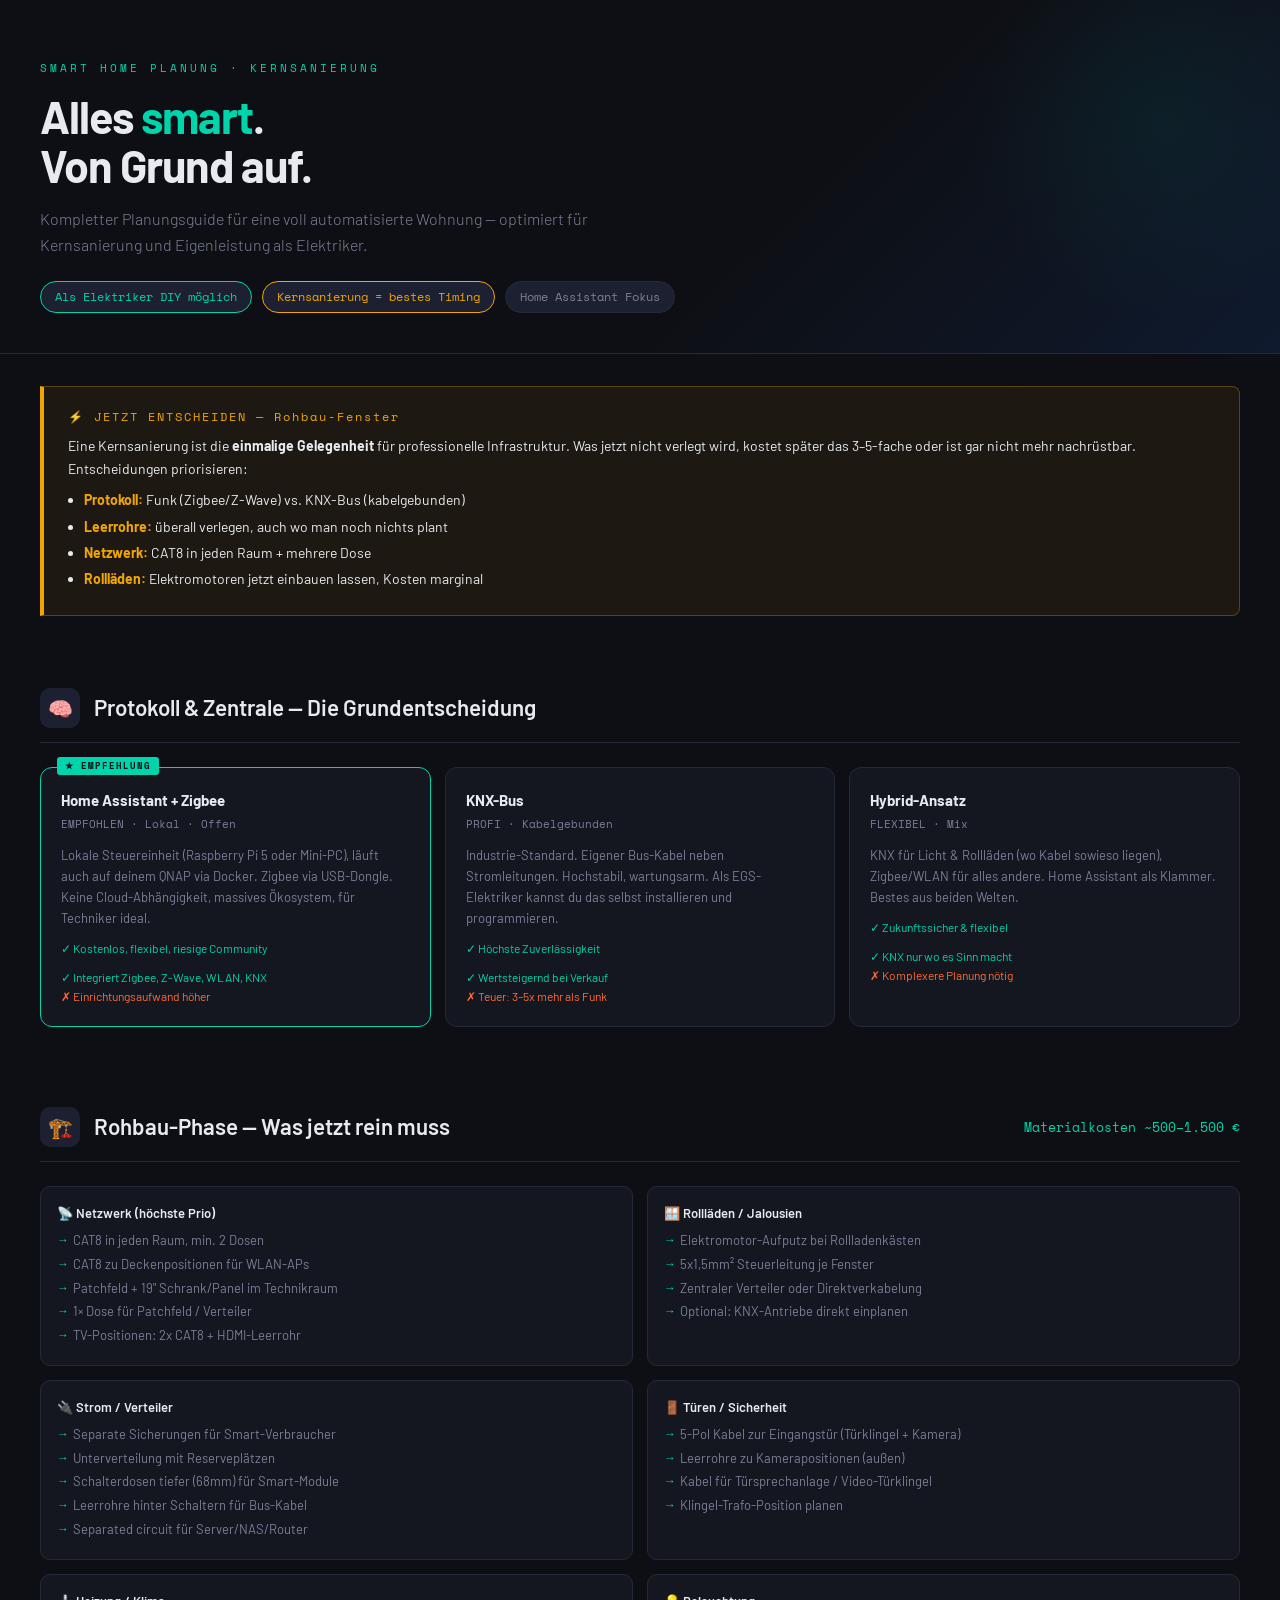
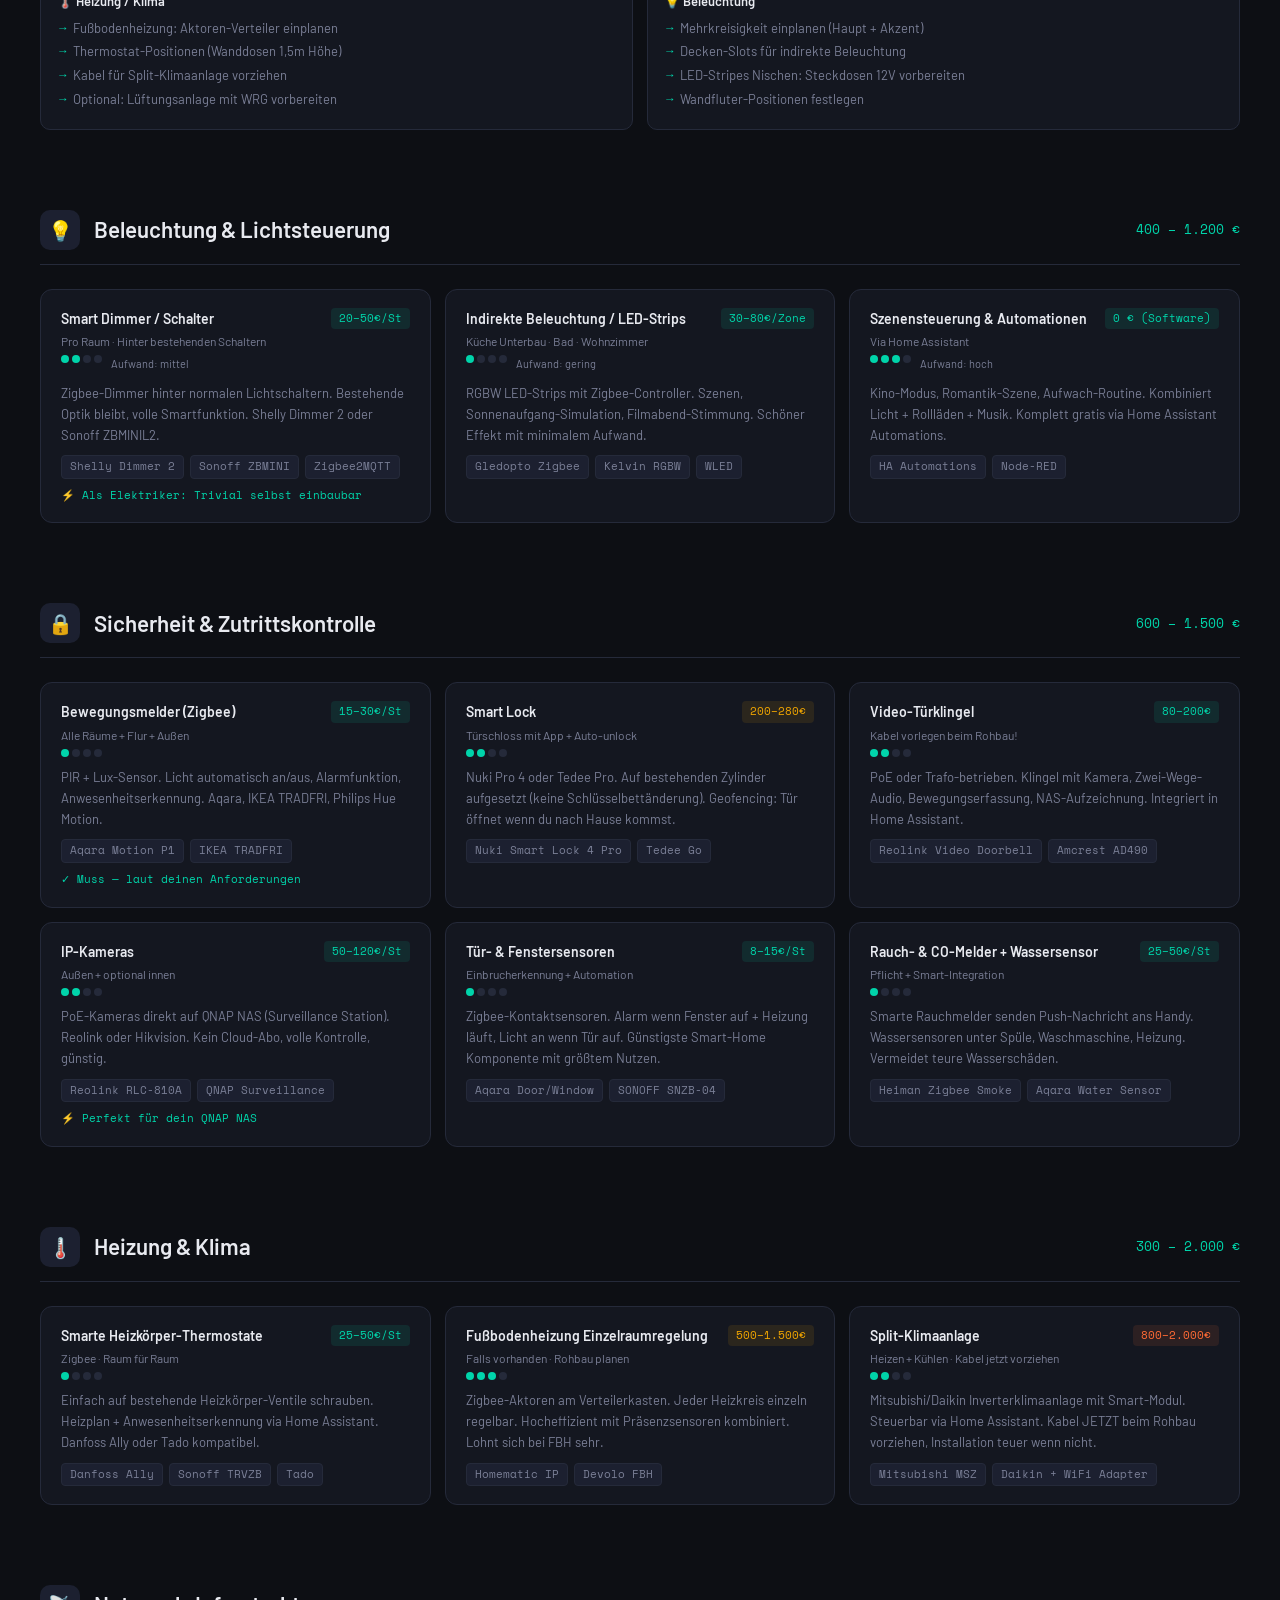
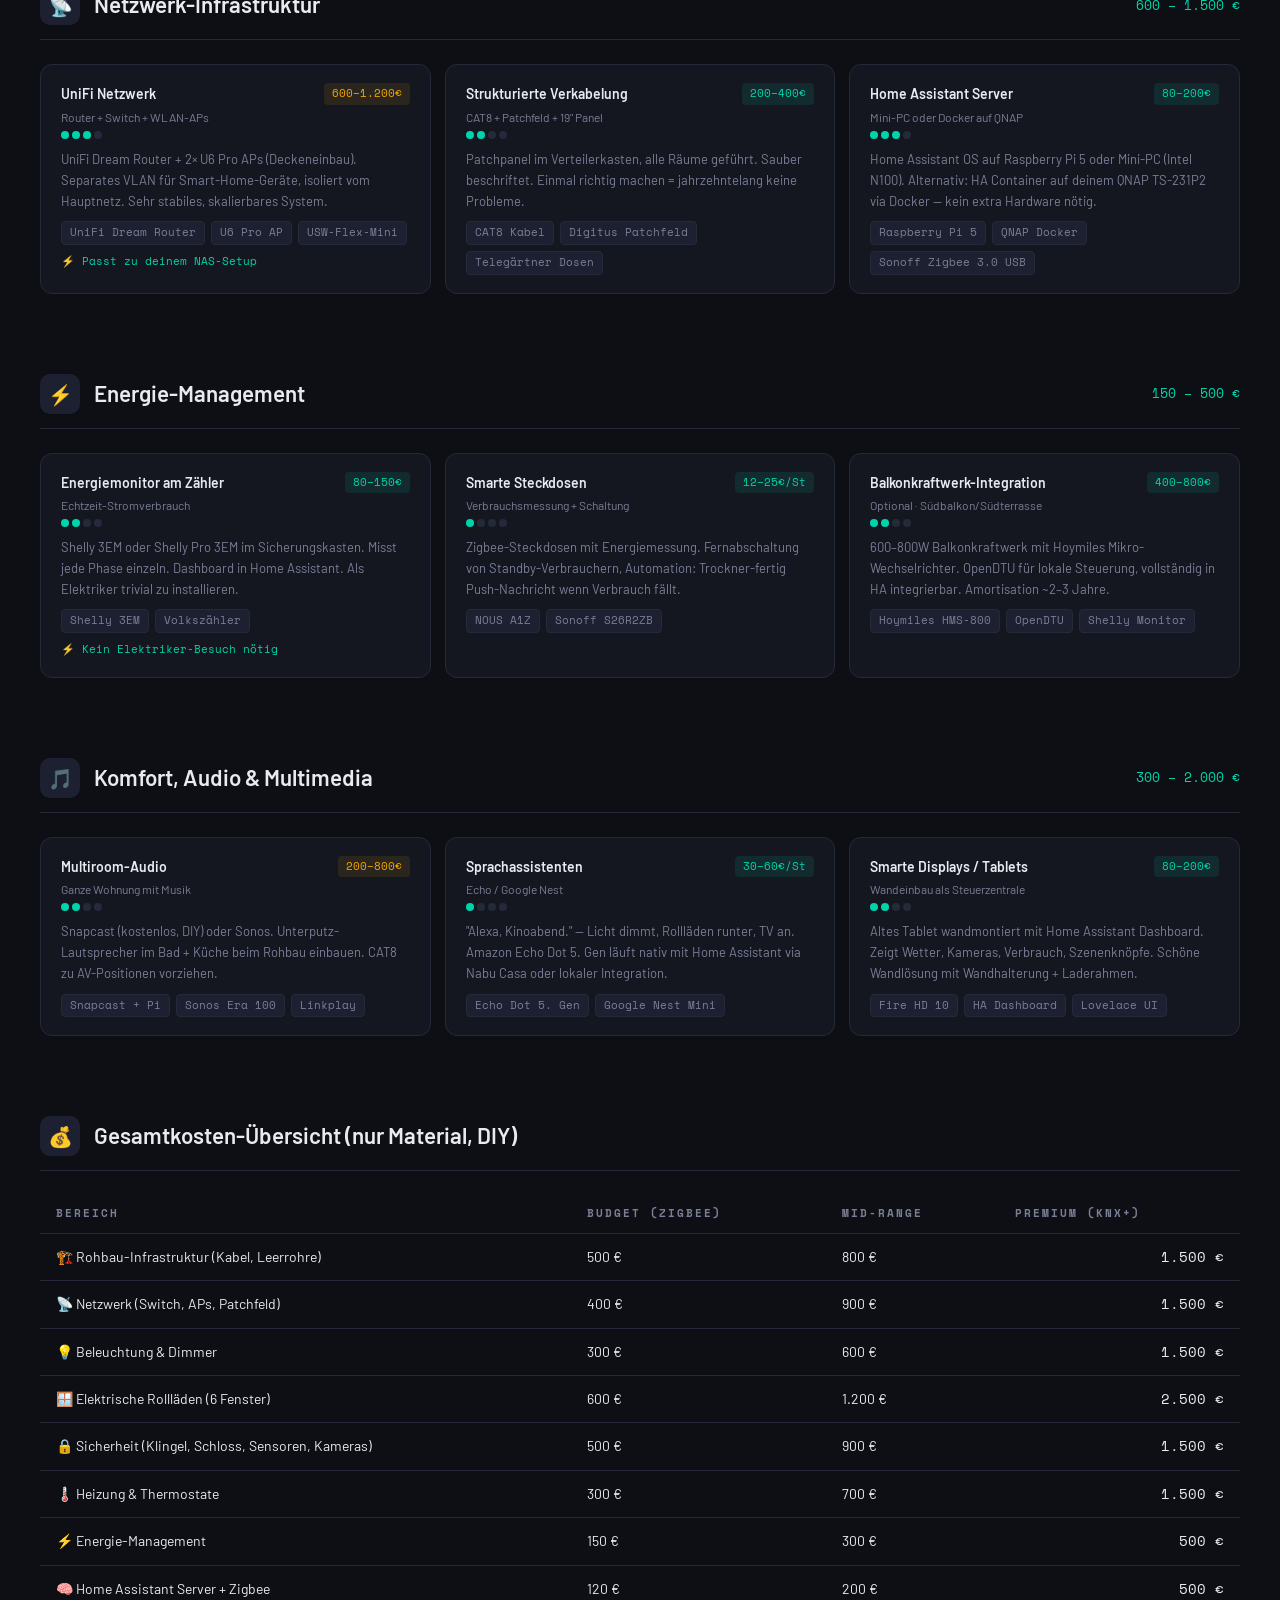
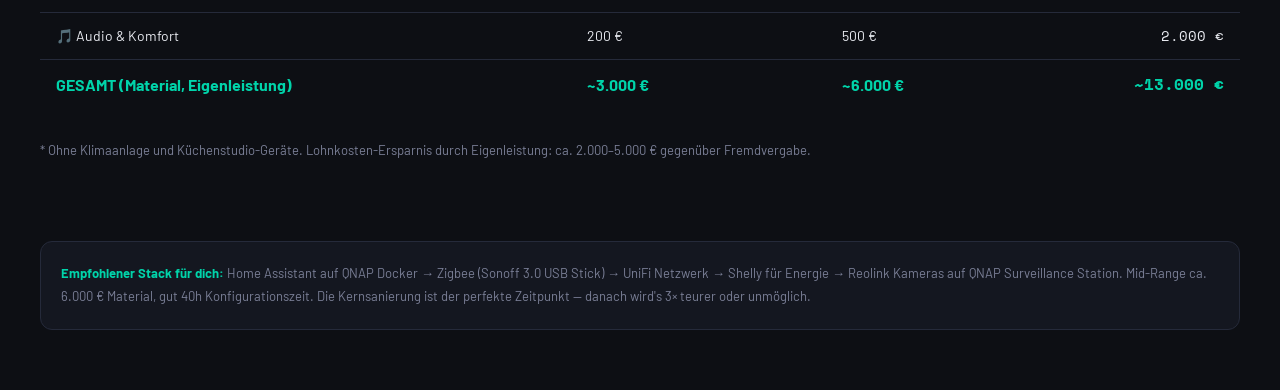
<file: smart/index.html>
<!DOCTYPE html>
<html lang="de">
<head>
<meta charset="UTF-8">
<meta name="viewport" content="width=device-width, initial-scale=1.0">
<title>Smart Home Planungsguide</title>
<link href="https://fonts.googleapis.com/css2?family=Space+Mono:wght@400;700&family=Barlow:wght@300;400;500;600;700&display=swap" rel="stylesheet">
<style>
  :root {
    --bg: #0d0f14;
    --surface: #141720;
    --surface2: #1c2030;
    --accent: #00d4aa;
    --accent2: #f0a500;
    --warn: #ff6b35;
    --text: #e8eaf0;
    --muted: #7a7f96;
    --border: #252a3a;
  }

  * { box-sizing: border-box; margin: 0; padding: 0; }

  body {
    background: var(--bg);
    color: var(--text);
    font-family: 'Barlow', sans-serif;
    font-size: 15px;
    line-height: 1.6;
  }

  .hero {
    padding: 60px 40px 40px;
    border-bottom: 1px solid var(--border);
    background: linear-gradient(135deg, #0d0f14 60%, #0f1a2e 100%);
    position: relative;
    overflow: hidden;
  }

  .hero::before {
    content: '';
    position: absolute;
    top: -80px; right: -80px;
    width: 400px; height: 400px;
    background: radial-gradient(circle, rgba(0,212,170,0.06) 0%, transparent 70%);
    pointer-events: none;
  }

  .hero-tag {
    font-family: 'Space Mono', monospace;
    font-size: 11px;
    color: var(--accent);
    letter-spacing: 3px;
    text-transform: uppercase;
    margin-bottom: 14px;
  }

  h1 {
    font-size: 2.8rem;
    font-weight: 700;
    line-height: 1.1;
    margin-bottom: 16px;
    letter-spacing: -1px;
  }

  h1 span { color: var(--accent); }

  .hero-sub {
    color: var(--muted);
    font-size: 1rem;
    max-width: 580px;
    font-weight: 300;
  }

  .hero-badges {
    display: flex;
    gap: 10px;
    margin-top: 24px;
    flex-wrap: wrap;
  }

  .badge {
    background: var(--surface2);
    border: 1px solid var(--border);
    padding: 5px 14px;
    border-radius: 20px;
    font-size: 12px;
    font-family: 'Space Mono', monospace;
    color: var(--muted);
  }

  .badge.green { border-color: var(--accent); color: var(--accent); }
  .badge.orange { border-color: var(--accent2); color: var(--accent2); }

  .container { max-width: 1000px; margin: 0 auto; padding: 0 24px; }

  /* ALERT BOX */
  .alert {
    margin: 32px 40px;
    background: rgba(240,165,0,0.07);
    border: 1px solid rgba(240,165,0,0.3);
    border-left: 4px solid var(--accent2);
    padding: 20px 24px;
    border-radius: 0 8px 8px 0;
  }
  .alert-title {
    font-family: 'Space Mono', monospace;
    font-size: 12px;
    color: var(--accent2);
    letter-spacing: 2px;
    margin-bottom: 8px;
  }
  .alert p { color: var(--text); font-size: 14px; line-height: 1.7; }
  .alert ul { margin: 8px 0 0 16px; }
  .alert li { font-size: 14px; margin-bottom: 4px; }
  .alert li strong { color: var(--accent2); }

  /* SECTION */
  section {
    padding: 40px 40px 10px;
  }

  .section-header {
    display: flex;
    align-items: center;
    gap: 14px;
    margin-bottom: 24px;
    padding-bottom: 14px;
    border-bottom: 1px solid var(--border);
  }

  .section-icon {
    width: 40px; height: 40px;
    background: var(--surface2);
    border-radius: 10px;
    display: flex; align-items: center; justify-content: center;
    font-size: 20px;
    flex-shrink: 0;
  }

  h2 {
    font-size: 1.4rem;
    font-weight: 600;
    flex: 1;
  }

  .section-cost {
    font-family: 'Space Mono', monospace;
    font-size: 13px;
    color: var(--accent);
    white-space: nowrap;
  }

  /* CARDS GRID */
  .cards {
    display: grid;
    grid-template-columns: repeat(auto-fill, minmax(290px, 1fr));
    gap: 14px;
    margin-bottom: 30px;
  }

  .card {
    background: var(--surface);
    border: 1px solid var(--border);
    border-radius: 12px;
    padding: 18px 20px;
    transition: border-color 0.2s;
  }
  .card:hover { border-color: var(--accent); }

  .card-head {
    display: flex;
    justify-content: space-between;
    align-items: flex-start;
    margin-bottom: 10px;
  }

  .card-title {
    font-weight: 600;
    font-size: 14px;
    color: var(--text);
  }

  .card-subtitle {
    font-size: 12px;
    color: var(--muted);
    margin-top: 2px;
  }

  .effort-dots {
    display: flex;
    gap: 3px;
    margin-top: 4px;
  }

  .dot {
    width: 8px; height: 8px;
    border-radius: 50%;
    background: var(--border);
  }
  .dot.filled { background: var(--accent); }
  .dot.warn { background: var(--warn); }

  .cost-tag {
    font-family: 'Space Mono', monospace;
    font-size: 11px;
    padding: 2px 8px;
    border-radius: 4px;
    background: rgba(0,212,170,0.1);
    color: var(--accent);
    white-space: nowrap;
  }

  .cost-tag.mid { background: rgba(240,165,0,0.1); color: var(--accent2); }
  .cost-tag.high { background: rgba(255,107,53,0.1); color: var(--warn); }

  .card p {
    font-size: 13px;
    color: var(--muted);
    line-height: 1.6;
    margin-bottom: 10px;
  }

  .card-products {
    display: flex;
    flex-wrap: wrap;
    gap: 6px;
    margin-top: 8px;
  }

  .chip {
    background: var(--surface2);
    border: 1px solid var(--border);
    font-size: 11px;
    padding: 2px 8px;
    border-radius: 4px;
    color: var(--muted);
    font-family: 'Space Mono', monospace;
  }

  .diy-label {
    font-size: 11px;
    color: var(--accent);
    font-family: 'Space Mono', monospace;
    margin-top: 8px;
  }

  /* ROHBAU TABLE */
  .rohbau-grid {
    display: grid;
    grid-template-columns: 1fr 1fr;
    gap: 14px;
    margin-bottom: 30px;
  }

  @media(max-width: 600px) {
    .rohbau-grid { grid-template-columns: 1fr; }
    section { padding: 30px 20px 10px; }
    .alert { margin: 24px 20px; }
    h1 { font-size: 2rem; }
    .hero { padding: 40px 20px 30px; }
  }

  .rohbau-item {
    background: var(--surface);
    border: 1px solid var(--border);
    border-radius: 10px;
    padding: 16px;
  }
  .rohbau-item h4 {
    font-size: 13px;
    font-weight: 600;
    margin-bottom: 6px;
    color: var(--text);
  }
  .rohbau-item ul {
    margin-left: 16px;
    list-style: none;
  }
  .rohbau-item ul li {
    font-size: 13px;
    color: var(--muted);
    margin-bottom: 3px;
    position: relative;
  }
  .rohbau-item ul li::before {
    content: '→';
    position: absolute;
    left: -16px;
    color: var(--accent);
    font-size: 12px;
  }

  /* PLATFORM */
  .platform-row {
    display: grid;
    grid-template-columns: 1fr 1fr 1fr;
    gap: 14px;
    margin-bottom: 30px;
  }
  @media(max-width: 700px) { .platform-row { grid-template-columns: 1fr; } }

  .platform-card {
    background: var(--surface);
    border: 1px solid var(--border);
    border-radius: 12px;
    padding: 20px;
  }
  .platform-card.recommended {
    border-color: var(--accent);
    position: relative;
  }
  .platform-card.recommended::before {
    content: '★ EMPFEHLUNG';
    position: absolute;
    top: -11px; left: 16px;
    background: var(--accent);
    color: var(--bg);
    font-family: 'Space Mono', monospace;
    font-size: 9px;
    padding: 2px 8px;
    border-radius: 3px;
    font-weight: 700;
    letter-spacing: 1px;
  }
  .platform-card h4 {
    font-size: 15px;
    font-weight: 700;
    margin-bottom: 4px;
  }
  .platform-card .sub {
    font-size: 11px;
    color: var(--muted);
    font-family: 'Space Mono', monospace;
    margin-bottom: 12px;
  }
  .platform-card p { font-size: 13px; color: var(--muted); }
  .pro { color: var(--accent); font-size: 12px; margin-top: 10px; }
  .con { color: var(--warn); font-size: 12px; }

  /* COST SUMMARY */
  .cost-table {
    width: 100%;
    border-collapse: collapse;
    margin-bottom: 30px;
  }
  .cost-table th {
    font-family: 'Space Mono', monospace;
    font-size: 11px;
    letter-spacing: 2px;
    color: var(--muted);
    padding: 10px 16px;
    text-align: left;
    border-bottom: 1px solid var(--border);
  }
  .cost-table td {
    padding: 12px 16px;
    font-size: 14px;
    border-bottom: 1px solid var(--border);
    color: var(--text);
  }
  .cost-table tr:last-child td {
    border-bottom: none;
    font-weight: 700;
    color: var(--accent);
    font-size: 16px;
  }
  .cost-table td:last-child { text-align: right; font-family: 'Space Mono', monospace; }
  .cost-table tr:hover td { background: var(--surface2); }

  footer {
    margin: 40px 40px 60px;
    padding: 20px;
    background: var(--surface);
    border-radius: 12px;
    border: 1px solid var(--border);
    font-size: 13px;
    color: var(--muted);
    line-height: 1.8;
  }
  footer strong { color: var(--accent); }
</style>
</head>
<body>

<div class="hero">
  <div class="hero-tag">Smart Home Planung · Kernsanierung</div>
  <h1>Alles <span>smart</span>.<br>Von Grund auf.</h1>
  <p class="hero-sub">Kompletter Planungsguide für eine voll automatisierte Wohnung — optimiert für Kernsanierung und Eigenleistung als Elektriker.</p>
  <div class="hero-badges">
    <span class="badge green">Als Elektriker DIY möglich</span>
    <span class="badge orange">Kernsanierung = bestes Timing</span>
    <span class="badge">Home Assistant Fokus</span>
  </div>
</div>

<div class="alert">
  <div class="alert-title">⚡ JETZT ENTSCHEIDEN — Rohbau-Fenster</div>
  <p>Eine Kernsanierung ist die <strong>einmalige Gelegenheit</strong> für professionelle Infrastruktur. Was jetzt nicht verlegt wird, kostet später das 3–5-fache oder ist gar nicht mehr nachrüstbar. Entscheidungen priorisieren:</p>
  <ul>
    <li><strong>Protokoll:</strong> Funk (Zigbee/Z-Wave) vs. KNX-Bus (kabelgebunden)</li>
    <li><strong>Leerrohre:</strong> überall verlegen, auch wo man noch nichts plant</li>
    <li><strong>Netzwerk:</strong> CAT8 in jeden Raum + mehrere Dose</li>
    <li><strong>Rollläden:</strong> Elektromotoren jetzt einbauen lassen, Kosten marginal</li>
  </ul>
</div>

<!-- PLATTFORM -->
<section>
  <div class="section-header">
    <div class="section-icon">🧠</div>
    <h2>Protokoll & Zentrale — Die Grundentscheidung</h2>
  </div>
  <div class="platform-row">
    <div class="platform-card recommended">
      <h4>Home Assistant + Zigbee</h4>
      <div class="sub">EMPFOHLEN · Lokal · Offen</div>
      <p>Lokale Steuereinheit (Raspberry Pi 5 oder Mini-PC), läuft auch auf deinem QNAP via Docker. Zigbee via USB-Dongle. Keine Cloud-Abhängigkeit, massives Ökosystem, für Techniker ideal.</p>
      <div class="pro">✓ Kostenlos, flexibel, riesige Community</div>
      <div class="pro">✓ Integriert Zigbee, Z-Wave, WLAN, KNX</div>
      <div class="con">✗ Einrichtungsaufwand höher</div>
    </div>
    <div class="platform-card">
      <h4>KNX-Bus</h4>
      <div class="sub">PROFI · Kabelgebunden</div>
      <p>Industrie-Standard. Eigener Bus-Kabel neben Stromleitungen. Hochstabil, wartungsarm. Als EGS-Elektriker kannst du das selbst installieren und programmieren.</p>
      <div class="pro">✓ Höchste Zuverlässigkeit</div>
      <div class="pro">✓ Wertsteigernd bei Verkauf</div>
      <div class="con">✗ Teuer: 3–5x mehr als Funk</div>
    </div>
    <div class="platform-card">
      <h4>Hybrid-Ansatz</h4>
      <div class="sub">FLEXIBEL · Mix</div>
      <p>KNX für Licht & Rollläden (wo Kabel sowieso liegen), Zigbee/WLAN für alles andere. Home Assistant als Klammer. Bestes aus beiden Welten.</p>
      <div class="pro">✓ Zukunftssicher & flexibel</div>
      <div class="pro">✓ KNX nur wo es Sinn macht</div>
      <div class="con">✗ Komplexere Planung nötig</div>
    </div>
  </div>
</section>

<!-- ROHBAU -->
<section>
  <div class="section-header">
    <div class="section-icon">🏗️</div>
    <h2>Rohbau-Phase — Was jetzt rein muss</h2>
    <span class="section-cost">Materialkosten ~500–1.500 €</span>
  </div>
  <div class="rohbau-grid">
    <div class="rohbau-item">
      <h4>📡 Netzwerk (höchste Prio)</h4>
      <ul>
        <li>CAT8 in jeden Raum, min. 2 Dosen</li>
        <li>CAT8 zu Deckenpositionen für WLAN-APs</li>
        <li>Patchfeld + 19" Schrank/Panel im Technikraum</li>
        <li>1× Dose für Patchfeld / Verteiler</li>
        <li>TV-Positionen: 2x CAT8 + HDMI-Leerrohr</li>
      </ul>
    </div>
    <div class="rohbau-item">
      <h4>🪟 Rollläden / Jalousien</h4>
      <ul>
        <li>Elektromotor-Aufputz bei Rollladenkästen</li>
        <li>5x1,5mm² Steuerleitung je Fenster</li>
        <li>Zentraler Verteiler oder Direktverkabelung</li>
        <li>Optional: KNX-Antriebe direkt einplanen</li>
      </ul>
    </div>
    <div class="rohbau-item">
      <h4>🔌 Strom / Verteiler</h4>
      <ul>
        <li>Separate Sicherungen für Smart-Verbraucher</li>
        <li>Unterverteilung mit Reserveplätzen</li>
        <li>Schalterdosen tiefer (68mm) für Smart-Module</li>
        <li>Leerrohre hinter Schaltern für Bus-Kabel</li>
        <li>Separated circuit für Server/NAS/Router</li>
      </ul>
    </div>
    <div class="rohbau-item">
      <h4>🚪 Türen / Sicherheit</h4>
      <ul>
        <li>5-Pol Kabel zur Eingangstür (Türklingel + Kamera)</li>
        <li>Leerrohre zu Kamerapositionen (außen)</li>
        <li>Kabel für Türsprechanlage / Video-Türklingel</li>
        <li>Klingel-Trafo-Position planen</li>
      </ul>
    </div>
    <div class="rohbau-item">
      <h4>🌡️ Heizung / Klima</h4>
      <ul>
        <li>Fußbodenheizung: Aktoren-Verteiler einplanen</li>
        <li>Thermostat-Positionen (Wanddosen 1,5m Höhe)</li>
        <li>Kabel für Split-Klimaanlage vorziehen</li>
        <li>Optional: Lüftungsanlage mit WRG vorbereiten</li>
      </ul>
    </div>
    <div class="rohbau-item">
      <h4>💡 Beleuchtung</h4>
      <ul>
        <li>Mehrkreisigkeit einplanen (Haupt + Akzent)</li>
        <li>Decken-Slots für indirekte Beleuchtung</li>
        <li>LED-Stripes Nischen: Steckdosen 12V vorbereiten</li>
        <li>Wandfluter-Positionen festlegen</li>
      </ul>
    </div>
  </div>
</section>

<!-- BELEUCHTUNG -->
<section>
  <div class="section-header">
    <div class="section-icon">💡</div>
    <h2>Beleuchtung & Lichtsteuerung</h2>
    <span class="section-cost">400 – 1.200 €</span>
  </div>
  <div class="cards">
    <div class="card">
      <div class="card-head">
        <div>
          <div class="card-title">Smart Dimmer / Schalter</div>
          <div class="card-subtitle">Pro Raum · Hinter bestehenden Schaltern</div>
          <div class="effort-dots">
            <div class="dot filled"></div><div class="dot filled"></div><div class="dot"></div><div class="dot"></div>
            <span style="font-size:11px;color:var(--muted);margin-left:6px;">Aufwand: mittel</span>
          </div>
        </div>
        <span class="cost-tag">20–50€/St</span>
      </div>
      <p>Zigbee-Dimmer hinter normalen Lichtschaltern. Bestehende Optik bleibt, volle Smartfunktion. Shelly Dimmer 2 oder Sonoff ZBMINIL2.</p>
      <div class="card-products">
        <span class="chip">Shelly Dimmer 2</span>
        <span class="chip">Sonoff ZBMINI</span>
        <span class="chip">Zigbee2MQTT</span>
      </div>
      <div class="diy-label">⚡ Als Elektriker: Trivial selbst einbaubar</div>
    </div>
    <div class="card">
      <div class="card-head">
        <div>
          <div class="card-title">Indirekte Beleuchtung / LED-Strips</div>
          <div class="card-subtitle">Küche Unterbau · Bad · Wohnzimmer</div>
          <div class="effort-dots">
            <div class="dot filled"></div><div class="dot"></div><div class="dot"></div><div class="dot"></div>
            <span style="font-size:11px;color:var(--muted);margin-left:6px;">Aufwand: gering</span>
          </div>
        </div>
        <span class="cost-tag">30–80€/Zone</span>
      </div>
      <p>RGBW LED-Strips mit Zigbee-Controller. Szenen, Sonnenaufgang-Simulation, Filmabend-Stimmung. Schöner Effekt mit minimalem Aufwand.</p>
      <div class="card-products">
        <span class="chip">Gledopto Zigbee</span>
        <span class="chip">Kelvin RGBW</span>
        <span class="chip">WLED</span>
      </div>
    </div>
    <div class="card">
      <div class="card-head">
        <div>
          <div class="card-title">Szenensteuerung & Automationen</div>
          <div class="card-subtitle">Via Home Assistant</div>
          <div class="effort-dots">
            <div class="dot filled"></div><div class="dot filled"></div><div class="dot filled"></div><div class="dot"></div>
            <span style="font-size:11px;color:var(--muted);margin-left:6px;">Aufwand: hoch</span>
          </div>
        </div>
        <span class="cost-tag">0 € (Software)</span>
      </div>
      <p>Kino-Modus, Romantik-Szene, Aufwach-Routine. Kombiniert Licht + Rollläden + Musik. Komplett gratis via Home Assistant Automations.</p>
      <div class="card-products">
        <span class="chip">HA Automations</span>
        <span class="chip">Node-RED</span>
      </div>
    </div>
  </div>
</section>

<!-- SICHERHEIT -->
<section>
  <div class="section-header">
    <div class="section-icon">🔒</div>
    <h2>Sicherheit & Zutrittskontrolle</h2>
    <span class="section-cost">600 – 1.500 €</span>
  </div>
  <div class="cards">
    <div class="card">
      <div class="card-head">
        <div>
          <div class="card-title">Bewegungsmelder (Zigbee)</div>
          <div class="card-subtitle">Alle Räume + Flur + Außen</div>
          <div class="effort-dots">
            <div class="dot filled"></div><div class="dot"></div><div class="dot"></div><div class="dot"></div>
          </div>
        </div>
        <span class="cost-tag">15–30€/St</span>
      </div>
      <p>PIR + Lux-Sensor. Licht automatisch an/aus, Alarmfunktion, Anwesenheitserkennung. Aqara, IKEA TRADFRI, Philips Hue Motion.</p>
      <div class="card-products">
        <span class="chip">Aqara Motion P1</span>
        <span class="chip">IKEA TRADFRI</span>
      </div>
      <div class="diy-label">✓ Muss — laut deinen Anforderungen</div>
    </div>
    <div class="card">
      <div class="card-head">
        <div>
          <div class="card-title">Smart Lock</div>
          <div class="card-subtitle">Türschloss mit App + Auto-unlock</div>
          <div class="effort-dots">
            <div class="dot filled"></div><div class="dot filled"></div><div class="dot"></div><div class="dot"></div>
          </div>
        </div>
        <span class="cost-tag mid">200–280€</span>
      </div>
      <p>Nuki Pro 4 oder Tedee Pro. Auf bestehenden Zylinder aufgesetzt (keine Schlüsselbettänderung). Geofencing: Tür öffnet wenn du nach Hause kommst.</p>
      <div class="card-products">
        <span class="chip">Nuki Smart Lock 4 Pro</span>
        <span class="chip">Tedee Go</span>
      </div>
    </div>
    <div class="card">
      <div class="card-head">
        <div>
          <div class="card-title">Video-Türklingel</div>
          <div class="card-subtitle">Kabel vorlegen beim Rohbau!</div>
          <div class="effort-dots">
            <div class="dot filled"></div><div class="dot filled"></div><div class="dot"></div><div class="dot"></div>
          </div>
        </div>
        <span class="cost-tag">80–200€</span>
      </div>
      <p>PoE oder Trafo-betrieben. Klingel mit Kamera, Zwei-Wege-Audio, Bewegungserfassung, NAS-Aufzeichnung. Integriert in Home Assistant.</p>
      <div class="card-products">
        <span class="chip">Reolink Video Doorbell</span>
        <span class="chip">Amcrest AD490</span>
      </div>
    </div>
    <div class="card">
      <div class="card-head">
        <div>
          <div class="card-title">IP-Kameras</div>
          <div class="card-subtitle">Außen + optional innen</div>
          <div class="effort-dots">
            <div class="dot filled"></div><div class="dot filled"></div><div class="dot"></div><div class="dot"></div>
          </div>
        </div>
        <span class="cost-tag">50–120€/St</span>
      </div>
      <p>PoE-Kameras direkt auf QNAP NAS (Surveillance Station). Reolink oder Hikvision. Kein Cloud-Abo, volle Kontrolle, günstig.</p>
      <div class="card-products">
        <span class="chip">Reolink RLC-810A</span>
        <span class="chip">QNAP Surveillance</span>
      </div>
      <div class="diy-label">⚡ Perfekt für dein QNAP NAS</div>
    </div>
    <div class="card">
      <div class="card-head">
        <div>
          <div class="card-title">Tür- & Fenstersensoren</div>
          <div class="card-subtitle">Einbrucherkennung + Automation</div>
          <div class="effort-dots">
            <div class="dot filled"></div><div class="dot"></div><div class="dot"></div><div class="dot"></div>
          </div>
        </div>
        <span class="cost-tag">8–15€/St</span>
      </div>
      <p>Zigbee-Kontaktsensoren. Alarm wenn Fenster auf + Heizung läuft, Licht an wenn Tür auf. Günstigste Smart-Home Komponente mit größtem Nutzen.</p>
      <div class="card-products">
        <span class="chip">Aqara Door/Window</span>
        <span class="chip">SONOFF SNZB-04</span>
      </div>
    </div>
    <div class="card">
      <div class="card-head">
        <div>
          <div class="card-title">Rauch- & CO-Melder + Wassersensor</div>
          <div class="card-subtitle">Pflicht + Smart-Integration</div>
          <div class="effort-dots">
            <div class="dot filled"></div><div class="dot"></div><div class="dot"></div><div class="dot"></div>
          </div>
        </div>
        <span class="cost-tag">25–50€/St</span>
      </div>
      <p>Smarte Rauchmelder senden Push-Nachricht ans Handy. Wassersensoren unter Spüle, Waschmaschine, Heizung. Vermeidet teure Wasserschäden.</p>
      <div class="card-products">
        <span class="chip">Heiman Zigbee Smoke</span>
        <span class="chip">Aqara Water Sensor</span>
      </div>
    </div>
  </div>
</section>

<!-- HEIZUNG -->
<section>
  <div class="section-header">
    <div class="section-icon">🌡️</div>
    <h2>Heizung & Klima</h2>
    <span class="section-cost">300 – 2.000 €</span>
  </div>
  <div class="cards">
    <div class="card">
      <div class="card-head">
        <div>
          <div class="card-title">Smarte Heizkörper-Thermostate</div>
          <div class="card-subtitle">Zigbee · Raum für Raum</div>
          <div class="effort-dots">
            <div class="dot filled"></div><div class="dot"></div><div class="dot"></div><div class="dot"></div>
          </div>
        </div>
        <span class="cost-tag">25–50€/St</span>
      </div>
      <p>Einfach auf bestehende Heizkörper-Ventile schrauben. Heizplan + Anwesenheitserkennung via Home Assistant. Danfoss Ally oder Tado kompatibel.</p>
      <div class="card-products">
        <span class="chip">Danfoss Ally</span>
        <span class="chip">Sonoff TRVZB</span>
        <span class="chip">Tado</span>
      </div>
    </div>
    <div class="card">
      <div class="card-head">
        <div>
          <div class="card-title">Fußbodenheizung Einzelraumregelung</div>
          <div class="card-subtitle">Falls vorhanden · Rohbau planen</div>
          <div class="effort-dots">
            <div class="dot filled"></div><div class="dot filled"></div><div class="dot filled"></div><div class="dot"></div>
          </div>
        </div>
        <span class="cost-tag mid">500–1.500€</span>
      </div>
      <p>Zigbee-Aktoren am Verteilerkasten. Jeder Heizkreis einzeln regelbar. Hocheffizient mit Präsenzsensoren kombiniert. Lohnt sich bei FBH sehr.</p>
      <div class="card-products">
        <span class="chip">Homematic IP</span>
        <span class="chip">Devolo FBH</span>
      </div>
    </div>
    <div class="card">
      <div class="card-head">
        <div>
          <div class="card-title">Split-Klimaanlage</div>
          <div class="card-subtitle">Heizen + Kühlen · Kabel jetzt vorziehen</div>
          <div class="effort-dots">
            <div class="dot filled"></div><div class="dot filled"></div><div class="dot"></div><div class="dot"></div>
          </div>
        </div>
        <span class="cost-tag high">800–2.000€</span>
      </div>
      <p>Mitsubishi/Daikin Inverterklimaanlage mit Smart-Modul. Steuerbar via Home Assistant. Kabel JETZT beim Rohbau vorziehen, Installation teuer wenn nicht.</p>
      <div class="card-products">
        <span class="chip">Mitsubishi MSZ</span>
        <span class="chip">Daikin + WiFi Adapter</span>
      </div>
    </div>
  </div>
</section>

<!-- NETZWERK -->
<section>
  <div class="section-header">
    <div class="section-icon">📡</div>
    <h2>Netzwerk-Infrastruktur</h2>
    <span class="section-cost">600 – 1.500 €</span>
  </div>
  <div class="cards">
    <div class="card">
      <div class="card-head">
        <div>
          <div class="card-title">UniFi Netzwerk</div>
          <div class="card-subtitle">Router + Switch + WLAN-APs</div>
          <div class="effort-dots">
            <div class="dot filled"></div><div class="dot filled"></div><div class="dot filled"></div><div class="dot"></div>
          </div>
        </div>
        <span class="cost-tag mid">600–1.200€</span>
      </div>
      <p>UniFi Dream Router + 2× U6 Pro APs (Deckeneinbau). Separates VLAN für Smart-Home-Geräte, isoliert vom Hauptnetz. Sehr stabiles, skalierbares System.</p>
      <div class="card-products">
        <span class="chip">UniFi Dream Router</span>
        <span class="chip">U6 Pro AP</span>
        <span class="chip">USW-Flex-Mini</span>
      </div>
      <div class="diy-label">⚡ Passt zu deinem NAS-Setup</div>
    </div>
    <div class="card">
      <div class="card-head">
        <div>
          <div class="card-title">Strukturierte Verkabelung</div>
          <div class="card-subtitle">CAT8 + Patchfeld + 19" Panel</div>
          <div class="effort-dots">
            <div class="dot filled"></div><div class="dot filled"></div><div class="dot"></div><div class="dot"></div>
          </div>
        </div>
        <span class="cost-tag">200–400€</span>
      </div>
      <p>Patchpanel im Verteilerkasten, alle Räume geführt. Sauber beschriftet. Einmal richtig machen = jahrzehntelang keine Probleme.</p>
      <div class="card-products">
        <span class="chip">CAT8 Kabel</span>
        <span class="chip">Digitus Patchfeld</span>
        <span class="chip">Telegärtner Dosen</span>
      </div>
    </div>
    <div class="card">
      <div class="card-head">
        <div>
          <div class="card-title">Home Assistant Server</div>
          <div class="card-subtitle">Mini-PC oder Docker auf QNAP</div>
          <div class="effort-dots">
            <div class="dot filled"></div><div class="dot filled"></div><div class="dot filled"></div><div class="dot"></div>
          </div>
        </div>
        <span class="cost-tag">80–200€</span>
      </div>
      <p>Home Assistant OS auf Raspberry Pi 5 oder Mini-PC (Intel N100). Alternativ: HA Container auf deinem QNAP TS-231P2 via Docker — kein extra Hardware nötig.</p>
      <div class="card-products">
        <span class="chip">Raspberry Pi 5</span>
        <span class="chip">QNAP Docker</span>
        <span class="chip">Sonoff Zigbee 3.0 USB</span>
      </div>
    </div>
  </div>
</section>

<!-- ENERGIE -->
<section>
  <div class="section-header">
    <div class="section-icon">⚡</div>
    <h2>Energie-Management</h2>
    <span class="section-cost">150 – 500 €</span>
  </div>
  <div class="cards">
    <div class="card">
      <div class="card-head">
        <div>
          <div class="card-title">Energiemonitor am Zähler</div>
          <div class="card-subtitle">Echtzeit-Stromverbrauch</div>
          <div class="effort-dots">
            <div class="dot filled"></div><div class="dot filled"></div><div class="dot"></div><div class="dot"></div>
          </div>
        </div>
        <span class="cost-tag">80–150€</span>
      </div>
      <p>Shelly 3EM oder Shelly Pro 3EM im Sicherungskasten. Misst jede Phase einzeln. Dashboard in Home Assistant. Als Elektriker trivial zu installieren.</p>
      <div class="card-products">
        <span class="chip">Shelly 3EM</span>
        <span class="chip">Volkszähler</span>
      </div>
      <div class="diy-label">⚡ Kein Elektriker-Besuch nötig</div>
    </div>
    <div class="card">
      <div class="card-head">
        <div>
          <div class="card-title">Smarte Steckdosen</div>
          <div class="card-subtitle">Verbrauchsmessung + Schaltung</div>
          <div class="effort-dots">
            <div class="dot filled"></div><div class="dot"></div><div class="dot"></div><div class="dot"></div>
          </div>
        </div>
        <span class="cost-tag">12–25€/St</span>
      </div>
      <p>Zigbee-Steckdosen mit Energiemessung. Fernabschaltung von Standby-Verbrauchern, Automation: Trockner-fertig Push-Nachricht wenn Verbrauch fällt.</p>
      <div class="card-products">
        <span class="chip">NOUS A1Z</span>
        <span class="chip">Sonoff S26R2ZB</span>
      </div>
    </div>
    <div class="card">
      <div class="card-head">
        <div>
          <div class="card-title">Balkonkraftwerk-Integration</div>
          <div class="card-subtitle">Optional · Südbalkon/Südterrasse</div>
          <div class="effort-dots">
            <div class="dot filled"></div><div class="dot filled"></div><div class="dot"></div><div class="dot"></div>
          </div>
        </div>
        <span class="cost-tag">400–800€</span>
      </div>
      <p>600–800W Balkonkraftwerk mit Hoymiles Mikro-Wechselrichter. OpenDTU für lokale Steuerung, vollständig in HA integrierbar. Amortisation ~2–3 Jahre.</p>
      <div class="card-products">
        <span class="chip">Hoymiles HMS-800</span>
        <span class="chip">OpenDTU</span>
        <span class="chip">Shelly Monitor</span>
      </div>
    </div>
  </div>
</section>

<!-- KOMFORT -->
<section>
  <div class="section-header">
    <div class="section-icon">🎵</div>
    <h2>Komfort, Audio & Multimedia</h2>
    <span class="section-cost">300 – 2.000 €</span>
  </div>
  <div class="cards">
    <div class="card">
      <div class="card-head">
        <div>
          <div class="card-title">Multiroom-Audio</div>
          <div class="card-subtitle">Ganze Wohnung mit Musik</div>
          <div class="effort-dots">
            <div class="dot filled"></div><div class="dot filled"></div><div class="dot"></div><div class="dot"></div>
          </div>
        </div>
        <span class="cost-tag mid">200–800€</span>
      </div>
      <p>Snapcast (kostenlos, DIY) oder Sonos. Unterputz-Lautsprecher im Bad + Küche beim Rohbau einbauen. CAT8 zu AV-Positionen vorziehen.</p>
      <div class="card-products">
        <span class="chip">Snapcast + Pi</span>
        <span class="chip">Sonos Era 100</span>
        <span class="chip">Linkplay</span>
      </div>
    </div>
    <div class="card">
      <div class="card-head">
        <div>
          <div class="card-title">Sprachassistenten</div>
          <div class="card-subtitle">Echo / Google Nest</div>
          <div class="effort-dots">
            <div class="dot filled"></div><div class="dot"></div><div class="dot"></div><div class="dot"></div>
          </div>
        </div>
        <span class="cost-tag">30–60€/St</span>
      </div>
      <p>"Alexa, Kinoabend." — Licht dimmt, Rollläden runter, TV an. Amazon Echo Dot 5. Gen läuft nativ mit Home Assistant via Nabu Casa oder lokaler Integration.</p>
      <div class="card-products">
        <span class="chip">Echo Dot 5. Gen</span>
        <span class="chip">Google Nest Mini</span>
      </div>
    </div>
    <div class="card">
      <div class="card-head">
        <div>
          <div class="card-title">Smarte Displays / Tablets</div>
          <div class="card-subtitle">Wandeinbau als Steuerzentrale</div>
          <div class="effort-dots">
            <div class="dot filled"></div><div class="dot filled"></div><div class="dot"></div><div class="dot"></div>
          </div>
        </div>
        <span class="cost-tag">80–200€</span>
      </div>
      <p>Altes Tablet wandmontiert mit Home Assistant Dashboard. Zeigt Wetter, Kameras, Verbrauch, Szenenknöpfe. Schöne Wandlösung mit Wandhalterung + Laderahmen.</p>
      <div class="card-products">
        <span class="chip">Fire HD 10</span>
        <span class="chip">HA Dashboard</span>
        <span class="chip">Lovelace UI</span>
      </div>
    </div>
  </div>
</section>

<!-- KOSTEN ÜBERSICHT -->
<section>
  <div class="section-header">
    <div class="section-icon">💰</div>
    <h2>Gesamtkosten-Übersicht (nur Material, DIY)</h2>
  </div>
  <table class="cost-table">
    <thead>
      <tr>
        <th>BEREICH</th>
        <th>BUDGET (ZIGBEE)</th>
        <th>MID-RANGE</th>
        <th>PREMIUM (KNX+)</th>
      </tr>
    </thead>
    <tbody>
      <tr>
        <td>🏗️ Rohbau-Infrastruktur (Kabel, Leerrohre)</td>
        <td>500 €</td>
        <td>800 €</td>
        <td>1.500 €</td>
      </tr>
      <tr>
        <td>📡 Netzwerk (Switch, APs, Patchfeld)</td>
        <td>400 €</td>
        <td>900 €</td>
        <td>1.500 €</td>
      </tr>
      <tr>
        <td>💡 Beleuchtung & Dimmer</td>
        <td>300 €</td>
        <td>600 €</td>
        <td>1.500 €</td>
      </tr>
      <tr>
        <td>🪟 Elektrische Rollläden (6 Fenster)</td>
        <td>600 €</td>
        <td>1.200 €</td>
        <td>2.500 €</td>
      </tr>
      <tr>
        <td>🔒 Sicherheit (Klingel, Schloss, Sensoren, Kameras)</td>
        <td>500 €</td>
        <td>900 €</td>
        <td>1.500 €</td>
      </tr>
      <tr>
        <td>🌡️ Heizung & Thermostate</td>
        <td>300 €</td>
        <td>700 €</td>
        <td>1.500 €</td>
      </tr>
      <tr>
        <td>⚡ Energie-Management</td>
        <td>150 €</td>
        <td>300 €</td>
        <td>500 €</td>
      </tr>
      <tr>
        <td>🧠 Home Assistant Server + Zigbee</td>
        <td>120 €</td>
        <td>200 €</td>
        <td>500 €</td>
      </tr>
      <tr>
        <td>🎵 Audio & Komfort</td>
        <td>200 €</td>
        <td>500 €</td>
        <td>2.000 €</td>
      </tr>
      <tr>
        <td><strong>GESAMT (Material, Eigenleistung)</strong></td>
        <td><strong>~3.000 €</strong></td>
        <td><strong>~6.000 €</strong></td>
        <td><strong>~13.000 €</strong></td>
      </tr>
    </tbody>
  </table>
  <p style="font-size:13px;color:var(--muted);margin-bottom:30px;">* Ohne Klimaanlage und Küchenstudio-Geräte. Lohnkosten-Ersparnis durch Eigenleistung: ca. 2.000–5.000 € gegenüber Fremdvergabe.</p>
</section>

<footer>
  <strong>Empfohlener Stack für dich:</strong> Home Assistant auf QNAP Docker → Zigbee (Sonoff 3.0 USB Stick) → UniFi Netzwerk → Shelly für Energie → Reolink Kameras auf QNAP Surveillance Station. Mid-Range ca. 6.000 € Material, gut 40h Konfigurationszeit. Die Kernsanierung ist der perfekte Zeitpunkt — danach wird's 3× teurer oder unmöglich.
</footer>

</body>
</html>
</file>
<file: Forkcast/assets/index-Dyeo-fnc.css>
:root{--bg:#f7f4ee;--bg-elev:#fff;--surface:#fff;--surface-2:#f0ebe1;--border:#e7e1d4;--border-strong:#d9d1c0;--text:#23211c;--text-2:#6e6759;--text-3:#a39b8b;--accent:#15803d;--accent-strong:#116632;--accent-soft:#15803d17;--accent-border:#15803d42;--on-accent:#fff;--amber:#b45309;--amber-soft:#b453091f;--red:#dc2626;--red-soft:#dc262617;--glass:#ffffffc7;--scrim:#28221873;--shadow-card:0 1px 2px #2822140a, 0 10px 30px -12px #2822141f;--shadow-hover:0 2px 6px #2822140f, 0 18px 44px -14px #28221438;--shadow-dock:0 4px 24px -6px #2822142e;--hero-glow:radial-gradient(600px 260px at 20% -40%, #15803d1a, transparent 70%);--font-ui:"Outfit", system-ui, -apple-system, sans-serif;--font-display:"Fraunces", Georgia, serif;--r-sm:10px;--r-md:14px;--r-lg:18px;--r-xl:24px;--lightningcss-light:initial;--lightningcss-dark: ;color-scheme:light}:root[data-theme=dark]{--bg:#0c0e10;--bg-elev:#16191d;--surface:#121518;--surface-2:#1b1f24;--border:#ffffff14;--border-strong:#ffffff29;--text:#f0efe9;--text-2:#a6a99f;--text-3:#686d64;--accent:#4ade80;--accent-strong:#6ee99c;--accent-soft:#4ade8017;--accent-border:#4ade8047;--on-accent:#06240f;--amber:#fbbf24;--amber-soft:#fbbf241f;--red:#f87171;--red-soft:#f871711a;--glass:#101316c7;--scrim:#0000009e;--shadow-card:0 1px 0 #ffffff08 inset, 0 10px 30px -12px #00000080;--shadow-hover:0 1px 0 #ffffff0d inset, 0 18px 48px -14px #000000a6;--shadow-dock:0 8px 32px -6px #0009;--hero-glow:radial-gradient(640px 280px at 20% -40%, #4ade8017, transparent 70%);--lightningcss-light: ;--lightningcss-dark:initial;color-scheme:dark}*{box-sizing:border-box}html{-webkit-text-size-adjust:100%}body{background:var(--bg);color:var(--text);font-family:var(--font-ui);-webkit-font-smoothing:antialiased;margin:0;font-size:15px;line-height:1.5;transition:background .3s,color .3s}button,input,textarea,select{color:inherit;font-family:inherit}button{cursor:pointer}::selection{background:var(--accent);color:var(--on-accent)}::-webkit-scrollbar{width:8px;height:8px}::-webkit-scrollbar-track{background:0 0}::-webkit-scrollbar-thumb{background:var(--border-strong);border-radius:4px}:focus-visible{outline:2px solid var(--accent);outline-offset:2px;border-radius:4px}@media (prefers-reduced-motion:reduce){*,:before,:after{transition-duration:.01ms!important;animation-duration:.01ms!important}}.display{font-family:var(--font-display);letter-spacing:-.01em;font-weight:600}.eyebrow{text-transform:uppercase;letter-spacing:.12em;color:var(--text-3);font-size:11px;font-weight:600}.shell{max-width:720px;margin:0 auto;padding:0 20px}@media (width>=960px){.shell{max-width:1020px;padding:0 32px}}.page-content{padding-bottom:calc(112px + env(safe-area-inset-bottom))}@keyframes fadeUp{0%{opacity:0;transform:translateY(10px)}to{opacity:1;transform:none}}@keyframes fadeIn{0%{opacity:0}to{opacity:1}}@keyframes sheetUp{0%{opacity:0;transform:translateY(48px)}to{opacity:1;transform:none}}@keyframes pop{0%{transform:scale(.6)}70%{transform:scale(1.15)}to{transform:scale(1)}}@keyframes shimmer{0%{background-position:200% 0}to{background-position:-200% 0}}.anim-fade-up{animation:.35s cubic-bezier(.21,.85,.4,1) both fadeUp}.skel{border-radius:var(--r-md);background:linear-gradient(100deg, var(--surface-2) 40%, var(--border) 50%, var(--surface-2) 60%);background-size:200% 100%;animation:1.4s linear infinite shimmer}.hero{background:var(--hero-glow);padding:20px 0 18px;position:relative}.hero-top{justify-content:space-between;align-items:center;gap:12px;display:flex}.brand{align-items:center;gap:8px;display:flex}.brand-mark{background:var(--accent);width:30px;height:30px;color:var(--on-accent);border-radius:9px;justify-content:center;align-items:center;font-size:16px;display:flex}.brand-name{font-family:var(--font-display);letter-spacing:-.01em;font-size:17px;font-weight:700}.kw-chip{color:var(--text-2);background:var(--surface);border:1px solid var(--border);border-radius:999px;padding:3px 10px;font-size:12px;font-weight:600}.greeting{font-family:var(--font-display);letter-spacing:-.015em;margin:18px 0 0;font-size:28px;font-weight:600;line-height:1.15}.greeting-sub{color:var(--text-2);margin-top:4px;font-size:14px}.stat-row{gap:12px;margin-top:18px;display:flex}.stat{background:var(--surface);border:1px solid var(--border);border-radius:var(--r-lg);box-shadow:var(--shadow-card);flex:1;padding:14px 16px 12px}.stat-label{text-transform:uppercase;letter-spacing:.1em;color:var(--text-3);font-size:11px;font-weight:600}.stat-value{font-family:var(--font-display);color:var(--accent);letter-spacing:-.01em;margin-top:2px;font-size:26px;font-weight:700}.stat-value small{font-size:15px;font-weight:600}.btn{border-radius:var(--r-md);-webkit-user-select:none;user-select:none;border:none;justify-content:center;align-items:center;gap:8px;padding:12px 20px;font-size:14px;font-weight:600;transition:transform .15s,background .2s,opacity .2s,box-shadow .2s;display:inline-flex}.btn:active{transform:scale(.97)}.btn:disabled{opacity:.45;cursor:default;transform:none}.btn-primary{background:var(--accent);color:var(--on-accent)}.btn-primary:not(:disabled):hover{background:var(--accent-strong);box-shadow:0 6px 20px -6px var(--accent-border)}.btn-ghost{color:var(--text-2);border:1px solid var(--border);background:0 0}.btn-ghost:hover{border-color:var(--border-strong);color:var(--text)}.btn-soft{background:var(--surface-2);color:var(--text-2)}.btn-soft:hover{color:var(--text)}.btn-danger{background:var(--red);color:#fff}.btn-block{width:100%}.btn-lg{border-radius:var(--r-lg);padding:15px 24px;font-size:15px}.btn-sm{border-radius:999px;padding:8px 14px;font-size:13px}.icon-btn{border:1px solid var(--border);background:var(--surface);width:38px;height:38px;color:var(--text-2);border-radius:12px;justify-content:center;align-items:center;padding:0;transition:all .18s;display:inline-flex}.icon-btn:hover{color:var(--text);border-color:var(--border-strong)}.chip{border:1px solid var(--border);background:var(--surface);color:var(--text-2);border-radius:999px;align-items:center;gap:6px;padding:7px 14px;font-size:13px;font-weight:500;transition:all .15s;display:inline-flex}button.chip:hover{border-color:var(--border-strong)}.chip.on{background:var(--accent);border-color:var(--accent);color:var(--on-accent);font-weight:600}.chip.on-danger{background:var(--red);border-color:var(--red);color:#fff;font-weight:600}.tag{background:var(--accent-soft);color:var(--accent);border:1px solid var(--accent-border);white-space:nowrap;border-radius:999px;align-items:center;gap:4px;min-width:0;max-width:100%;padding:3px 9px;font-size:11px;font-weight:600;display:inline-flex}.tag-neutral{background:var(--surface-2);color:var(--text-2);border-color:#0000}.tag-amber{background:var(--amber-soft);color:var(--amber);border-color:#0000}.tag-text{text-overflow:ellipsis;white-space:nowrap;min-width:0;overflow:hidden}.rc{--gc:var(--accent);background:var(--surface);border:1px solid var(--border);border-radius:var(--r-xl);cursor:pointer;box-shadow:var(--shadow-card);transition:transform .22s cubic-bezier(.21,.85,.4,1),box-shadow .22s,border-color .22s,opacity .3s;animation:.35s cubic-bezier(.21,.85,.4,1) both fadeUp;position:relative;overflow:hidden}.rc:hover{box-shadow:var(--shadow-hover);border-color:var(--border-strong);transform:translateY(-4px)}.rc.selected{border-color:var(--accent);box-shadow:0 0 0 1px var(--accent), var(--shadow-card)}.rc.cooked{opacity:.55}.rc.cooked:hover{box-shadow:var(--shadow-card);transform:none}.rc-media{background:radial-gradient(120% 140% at 50% 115%, color-mix(in srgb, var(--accent) 11%, transparent), transparent 70%), linear-gradient(180deg, color-mix(in srgb, var(--accent) 3%, var(--surface-2)), color-mix(in srgb, var(--accent) 7%, var(--surface-2)));justify-content:center;align-items:center;height:116px;display:flex;position:relative}.rc-emoji{filter:drop-shadow(0 8px 14px #0000002e);font-size:52px;transition:transform .25s cubic-bezier(.21,.85,.4,1)}.rc:hover .rc-emoji{transform:scale(1.12)rotate(-4deg)}.rc.cooked .rc-media{filter:grayscale(.7)}.rc-fav,.rc-check{z-index:3;border:none;border-radius:999px;justify-content:center;align-items:center;width:32px;height:32px;padding:0;transition:all .18s;display:flex;position:absolute;top:10px}.rc-fav{background:var(--glass);-webkit-backdrop-filter:blur(6px);backdrop-filter:blur(6px);font-size:15px;left:10px}.rc-fav:hover{transform:scale(1.12)}.rc-fav.active{animation:.3s pop}.rc-check{background:var(--glass);-webkit-backdrop-filter:blur(6px);backdrop-filter:blur(6px);border:1.5px solid var(--border-strong);color:#0000;right:10px}.rc-check:hover{border-color:var(--accent)}.rc-check.on{background:var(--accent);border-color:var(--accent);color:var(--on-accent);animation:.3s pop}.rc-cooked-badge{z-index:3;background:var(--glass);-webkit-backdrop-filter:blur(6px);backdrop-filter:blur(6px);color:var(--accent);border:1px solid var(--accent-border);border-radius:999px;padding:5px 11px;font-size:11px;font-weight:700;position:absolute;top:10px;right:10px}.rc-body{padding:14px 16px 16px}.rc-name{font-family:var(--font-display);letter-spacing:-.01em;-webkit-line-clamp:2;-webkit-box-orient:vertical;margin:0 0 4px;font-size:16.5px;font-weight:600;line-height:1.25;display:-webkit-box;overflow:hidden}.rc-tagline{color:var(--text-2);-webkit-line-clamp:2;-webkit-box-orient:vertical;margin:0 0 10px;font-size:12.5px;line-height:1.45;display:-webkit-box;overflow:hidden}.rc-meta{color:var(--text-3);flex-wrap:wrap;align-items:center;gap:5px;margin-bottom:10px;font-size:12px;font-weight:500;display:flex}.rc-meta svg{flex-shrink:0}.rc-chips{flex-wrap:wrap;gap:5px;min-height:22px;margin-bottom:12px;display:flex}.rc-foot{justify-content:space-between;align-items:flex-end;gap:8px;display:flex}.rc-price{font-family:var(--font-display);letter-spacing:-.01em;font-size:20px;font-weight:700}.rc-price small{font-size:11px;font-weight:500;font-family:var(--font-ui);color:var(--text-3);margin-top:1px;display:block}.rc-save{color:var(--accent);background:var(--accent-soft);border:1px solid var(--accent-border);white-space:nowrap;border-radius:999px;padding:5px 11px;font-size:13px;font-weight:700}.recipe-grid{grid-template-columns:1fr 1fr;gap:14px;display:grid}@media (width>=700px){.recipe-grid{gap:18px}}@media (width>=960px){.recipe-grid{grid-template-columns:repeat(3,1fr)}}@media (width<=420px){.recipe-grid{grid-template-columns:1fr}}.tabbar{z-index:90;padding:0 16px calc(12px + env(safe-area-inset-bottom));pointer-events:none;justify-content:center;display:flex;position:fixed;bottom:0;left:0;right:0}.tabbar-inner{pointer-events:auto;background:var(--glass);-webkit-backdrop-filter:blur(18px);border:1px solid var(--border);box-shadow:var(--shadow-dock);border-radius:22px;gap:2px;width:100%;max-width:480px;padding:6px;display:flex}@media (width>=960px){.tabbar-inner{width:auto}}.tab{min-width:74px;color:var(--text-3);letter-spacing:.02em;background:0 0;border:none;border-radius:16px;flex-direction:column;flex:1;align-items:center;gap:3px;padding:8px 14px 7px;font-size:10.5px;font-weight:600;transition:all .18s;display:flex;position:relative}@media (width<=359px){.tab{min-width:0;padding-left:6px;padding-right:6px}}.tab:hover{color:var(--text-2)}.tab.active{background:var(--accent-soft);color:var(--accent)}.tab-badge{background:var(--accent);min-width:17px;height:17px;color:var(--on-accent);border-radius:999px;justify-content:center;align-items:center;padding:0 4px;font-size:10px;font-weight:700;display:flex;position:absolute;top:4px;right:14px}.sel-bar{z-index:80;left:16px;right:16px;bottom:calc(88px + env(safe-area-inset-bottom));pointer-events:none;justify-content:center;animation:.3s cubic-bezier(.21,.85,.4,1) both fadeUp;display:flex;position:fixed}.sel-bar-inner{pointer-events:auto;background:var(--text);color:var(--bg);box-shadow:var(--shadow-dock);border-radius:999px;align-items:center;gap:14px;width:100%;max-width:480px;padding:8px 8px 8px 20px;display:flex}.sel-bar-info{flex:1;min-width:0}.sel-bar-count{font-size:13.5px;font-weight:700}.sel-bar-save{opacity:.65;font-size:11.5px}.sel-bar-btn{background:var(--accent);color:var(--on-accent);white-space:nowrap;border:none;border-radius:999px;align-items:center;gap:6px;padding:11px 18px;font-size:13.5px;font-weight:700;transition:transform .15s;display:flex}.sel-bar-btn:active{transform:scale(.96)}.sel-bar-x{color:var(--bg);opacity:.5;background:0 0;border:none;border-radius:999px;flex-shrink:0;justify-content:center;align-items:center;width:30px;height:30px;padding:0;display:flex}.sel-bar-x:hover{opacity:.9}.sheet-scrim{z-index:200;background:var(--scrim);-webkit-backdrop-filter:blur(3px);justify-content:center;align-items:flex-end;animation:.25s both fadeIn;display:flex;position:fixed;inset:0}.sheet{background:var(--bg-elev);overscroll-behavior:contain;width:100%;max-width:640px;max-height:92dvh;padding:14px 22px calc(40px + env(safe-area-inset-bottom));border-radius:26px 26px 0 0;animation:.34s cubic-bezier(.21,.85,.4,1) both sheetUp;overflow-y:auto}.sheet-grab{background:var(--border-strong);border-radius:2px;width:40px;height:4px;margin:0 auto 18px}.sheet-media{background:radial-gradient(120% 150% at 50% 120%, color-mix(in srgb, var(--accent) 11%, transparent), transparent 70%), linear-gradient(180deg, color-mix(in srgb, var(--accent) 3%, var(--surface-2)), color-mix(in srgb, var(--accent) 7%, var(--surface-2)));justify-content:center;align-items:center;height:150px;margin:0 -22px 18px;display:flex;position:relative}.sheet-media-emoji{filter:drop-shadow(0 10px 18px #0003);font-size:72px}.sheet-title{font-family:var(--font-display);letter-spacing:-.015em;margin:0 0 6px;font-size:25px;font-weight:700;line-height:1.2}.subpage{z-index:150;background:var(--bg);overscroll-behavior:contain;animation:.28s cubic-bezier(.21,.85,.4,1) both fadeUp;position:fixed;inset:0;overflow-y:auto}.subpage-head{z-index:10;background:var(--glass);-webkit-backdrop-filter:blur(16px);border-bottom:1px solid var(--border);padding:14px 0;position:sticky;top:0}.subpage-head-inner{align-items:center;gap:12px;display:flex}.subpage-title{font-family:var(--font-display);letter-spacing:-.01em;flex:1;margin:0;font-size:20px;font-weight:700}.row-item{border-radius:var(--r-lg);background:var(--surface);border:1px solid var(--border);cursor:pointer;box-shadow:var(--shadow-card);align-items:flex-start;gap:13px;margin-bottom:8px;padding:13px 15px;transition:all .18s;display:flex}.row-item:hover{border-color:var(--border-strong)}.row-item.deal{background:color-mix(in srgb, var(--accent) 4%, var(--surface));border-color:var(--accent-border)}.row-item.done{opacity:.42;box-shadow:none}.check{border:2px solid var(--border-strong);color:#0000;background:0 0;border-radius:9px;flex-shrink:0;justify-content:center;align-items:center;width:25px;height:25px;margin-top:1px;transition:all .18s;display:flex}.row-item.deal .check{border-color:var(--accent-border)}.check.on{background:var(--accent);border-color:var(--accent);color:var(--on-accent);animation:.25s pop}.store-badge{background:var(--accent-soft);color:var(--accent);border:1px solid var(--accent-border);border-radius:999px;align-items:center;gap:4px;padding:2px 10px;font-size:11.5px;font-weight:700;display:inline-flex}.sec-title{text-transform:uppercase;letter-spacing:.1em;color:var(--text-3);align-items:center;gap:8px;margin:26px 0 12px;font-size:12px;font-weight:700;display:flex}.sec-title .line{background:var(--border);flex:1;height:1px}.input,.textarea{border-radius:var(--r-md);border:1px solid var(--border);background:var(--surface);width:100%;color:var(--text);outline:none;padding:13px 16px;font-size:15px;transition:border-color .18s,box-shadow .18s}.input:focus,.textarea:focus{border-color:var(--accent);box-shadow:0 0 0 3px var(--accent-soft)}.input::placeholder,.textarea::placeholder{color:var(--text-3)}.textarea{resize:vertical;min-height:44px;font-size:13.5px;line-height:1.5}@media (pointer:coarse){.input,.textarea{font-size:16px}}input[type=range]{appearance:none;background:linear-gradient(to right, var(--accent) 0%, var(--accent) var(--fill,50%), var(--surface-2) var(--fill,50%));cursor:pointer;border-radius:3px;outline:none;width:100%;height:6px}input[type=range]::-webkit-slider-thumb{appearance:none;background:var(--accent);border:3px solid var(--bg-elev);border-radius:50%;width:22px;height:22px;transition:transform .15s;box-shadow:0 2px 8px #00000040}input[type=range]::-webkit-slider-thumb:hover{transform:scale(1.15)}input[type=range]::-moz-range-thumb{background:var(--accent);border:3px solid var(--bg-elev);border-radius:50%;width:22px;height:22px;box-shadow:0 2px 8px #00000040}.seg{background:var(--surface-2);border-radius:var(--r-md);gap:4px;padding:4px;display:flex}.seg-btn{color:var(--text-2);background:0 0;border:none;border-radius:10px;flex:1;justify-content:center;align-items:center;gap:6px;padding:9px 0;font-size:13px;font-weight:600;transition:all .18s;display:flex}.seg-btn.active{background:var(--bg-elev);color:var(--text);box-shadow:var(--shadow-card)}.goal-grid{grid-template-columns:1fr 1fr;gap:10px;display:grid}.goal-tile{--gc:var(--accent);background:var(--surface);border:1.5px solid var(--border);border-radius:var(--r-lg);cursor:pointer;padding:14px 13px;transition:all .18s;position:relative}.goal-tile:hover{border-color:var(--border-strong)}.goal-tile.sel{border-color:var(--gc);background:color-mix(in srgb, var(--gc) 9%, var(--surface))}.goal-tile.maxed{opacity:.4;cursor:default}.goal-tile-emoji{font-size:26px}.goal-tile-label{margin-top:7px;font-size:13.5px;font-weight:700}.goal-tile.sel .goal-tile-label{color:var(--gc)}.goal-tile-desc{color:var(--text-2);margin-top:2px;font-size:11.5px;line-height:1.35}.goal-tile-tick{background:var(--gc);width:20px;height:20px;color:var(--on-accent);border-radius:999px;justify-content:center;align-items:center;animation:.25s pop;display:flex;position:absolute;top:9px;right:10px}.store-row{border-radius:var(--r-md);background:var(--surface);border:1.5px solid var(--border);cursor:pointer;align-items:center;gap:12px;margin-bottom:8px;padding:13px 16px;font-size:14.5px;font-weight:500;transition:all .15s;display:flex}.store-row:hover{border-color:var(--border-strong)}.store-row.sel{border-color:var(--accent);background:var(--accent-soft);color:var(--accent);font-weight:700}.ob-wrap{background:var(--hero-glow), var(--bg);justify-content:center;align-items:center;min-height:100dvh;padding:24px 20px;display:flex}.ob-box{width:100%;max-width:520px}.ob-logo{text-align:center;margin-bottom:26px}.ob-logo-mark{background:var(--accent);width:60px;height:60px;color:var(--on-accent);box-shadow:0 10px 30px -8px var(--accent-border);border-radius:20px;justify-content:center;align-items:center;margin:0 auto 14px;font-size:30px;display:flex}.ob-title{font-family:var(--font-display);letter-spacing:-.02em;margin:0 0 4px;font-size:28px;font-weight:700}.ob-sub{color:var(--text-2);margin:0;font-size:14px}.ob-progress{gap:6px;margin:22px 0 18px;display:flex}.ob-progress span{background:var(--surface-2);border-radius:2px;flex:1;height:4px;transition:background .3s}.ob-progress span.on{background:var(--accent)}.ob-card{background:var(--bg-elev);border:1px solid var(--border);border-radius:var(--r-xl);box-shadow:var(--shadow-card);padding:26px 24px;animation:.3s both fadeUp}.ob-step-title{font-family:var(--font-display);letter-spacing:-.01em;margin:0 0 5px;font-size:21px;font-weight:700}.ob-step-sub{color:var(--text-2);margin:0 0 20px;font-size:14px}.more-item{text-align:left;border-radius:var(--r-lg);background:var(--surface);border:1px solid var(--border);width:100%;box-shadow:var(--shadow-card);align-items:center;gap:14px;margin-bottom:8px;padding:15px 17px;font-size:14.5px;font-weight:600;transition:all .18s;display:flex}.more-item:hover{border-color:var(--border-strong);transform:translate(3px)}.more-item-icon{background:var(--accent-soft);width:38px;height:38px;color:var(--accent);border-radius:12px;flex-shrink:0;justify-content:center;align-items:center;display:flex}.more-item-sub{color:var(--text-2);margin-top:1px;font-size:12px;font-weight:400;display:block}.more-item .chev{color:var(--text-3);flex-shrink:0;margin-left:auto}.profile-card{border-radius:var(--r-xl);background:var(--surface);border:1px solid var(--border);box-shadow:var(--shadow-card);align-items:center;gap:14px;margin-bottom:22px;padding:18px;display:flex}.avatar{background:var(--accent);width:52px;height:52px;color:var(--on-accent);font-family:var(--font-display);border-radius:999px;flex-shrink:0;justify-content:center;align-items:center;font-size:24px;font-weight:700;display:flex}.plan-row{gap:10px;margin-bottom:9px;display:flex}.plan-daycol{border-radius:var(--r-md);background:var(--surface-2);width:46px;color:var(--text-2);flex-direction:column;flex-shrink:0;justify-content:center;align-self:stretch;align-items:center;transition:background .2s,color .2s;display:flex}.plan-row.today .plan-daycol{background:var(--accent);color:var(--on-accent)}.plan-dayname{font-size:13px;font-weight:700;line-height:1.3}.plan-daydate{opacity:.75;font-size:10.5px;line-height:1.3}.plan-slot{border-radius:var(--r-lg);flex:1;min-width:0;min-height:62px}.plan-slot.is-empty{border:1.5px dashed var(--border-strong);color:var(--text-3);cursor:pointer;background:0 0;justify-content:center;align-items:center;gap:8px;padding:0;font-family:inherit;font-size:13.5px;font-weight:600;transition:all .18s;display:flex}.plan-slot.is-empty:hover{border-color:var(--accent);color:var(--accent);background:var(--accent-soft)}.plan-slot.filled{background:var(--surface);border:1px solid var(--border);box-shadow:var(--shadow-card);cursor:pointer;align-items:center;gap:11px;padding:9px 12px;transition:border-color .18s;display:flex}.plan-slot.filled:hover{border-color:var(--border-strong)}.stat-grid{grid-template-columns:1fr 1fr;gap:12px;display:grid}.stat-tile{background:var(--surface);border:1px solid var(--border);border-radius:var(--r-lg);box-shadow:var(--shadow-card);padding:15px 17px}.stat-tile-value{font-family:var(--font-display);letter-spacing:-.01em;margin-top:3px;font-size:26px;font-weight:700}.stat-tile-sub{color:var(--text-2);font-size:12px}.panel{background:var(--surface);border:1px solid var(--border);border-radius:var(--r-xl);box-shadow:var(--shadow-card);margin-bottom:14px;padding:18px 20px}.panel-title{align-items:center;gap:8px;margin:0 0 14px;font-size:14px;font-weight:700;display:flex}.meter{background:var(--surface-2);border-radius:4px;height:7px;overflow:hidden}.meter-fill{background:var(--accent);border-radius:4px;height:100%;transition:width .4s cubic-bezier(.21,.85,.4,1)}.empty{text-align:center;color:var(--text-2);padding:64px 24px}.empty-emoji{filter:grayscale(.3);margin-bottom:14px;font-size:48px}.empty-title{font-family:var(--font-display);color:var(--text);margin:0 0 6px;font-size:18px;font-weight:600}.empty p{margin:0;font-size:14px;line-height:1.6}.star-btn{background:0 0;border:none;padding:4px;line-height:1;transition:transform .12s}.star-btn:hover{transform:scale(1.2)}.star-btn svg{display:block}
</file>
